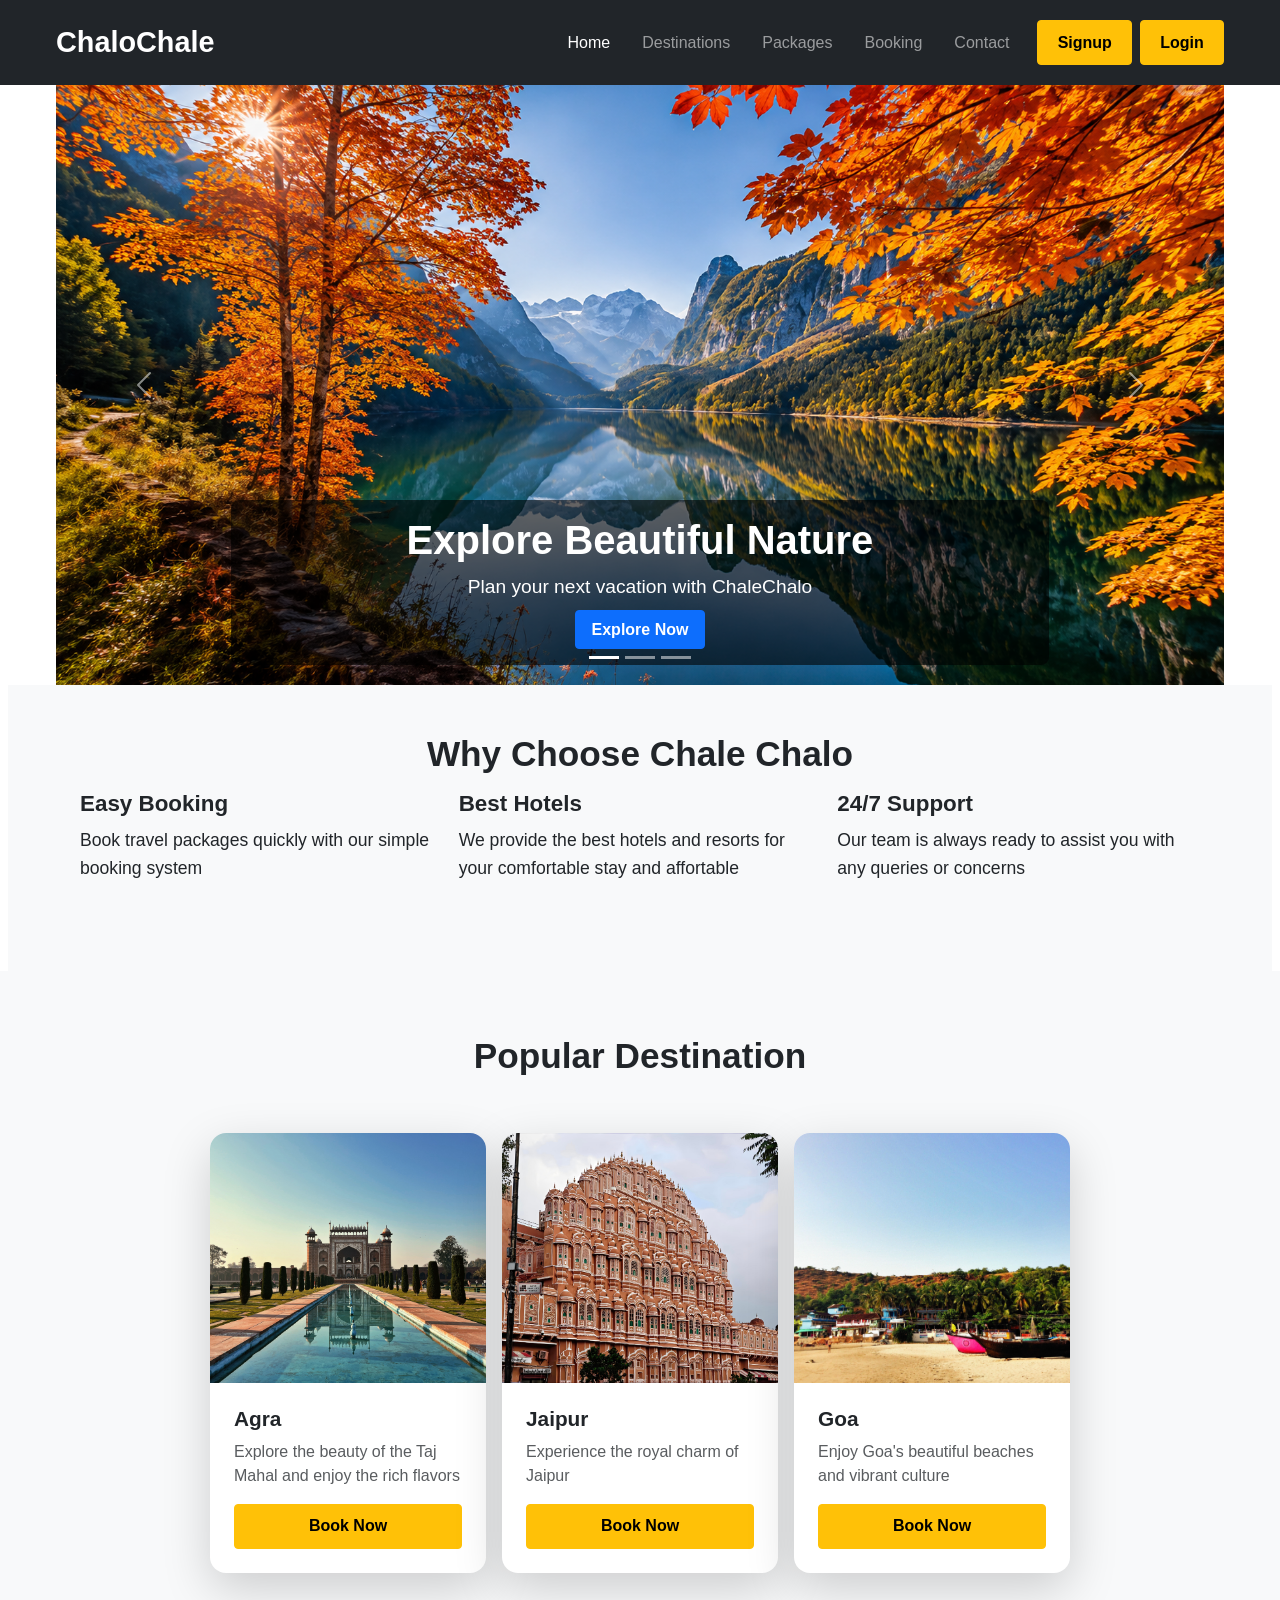
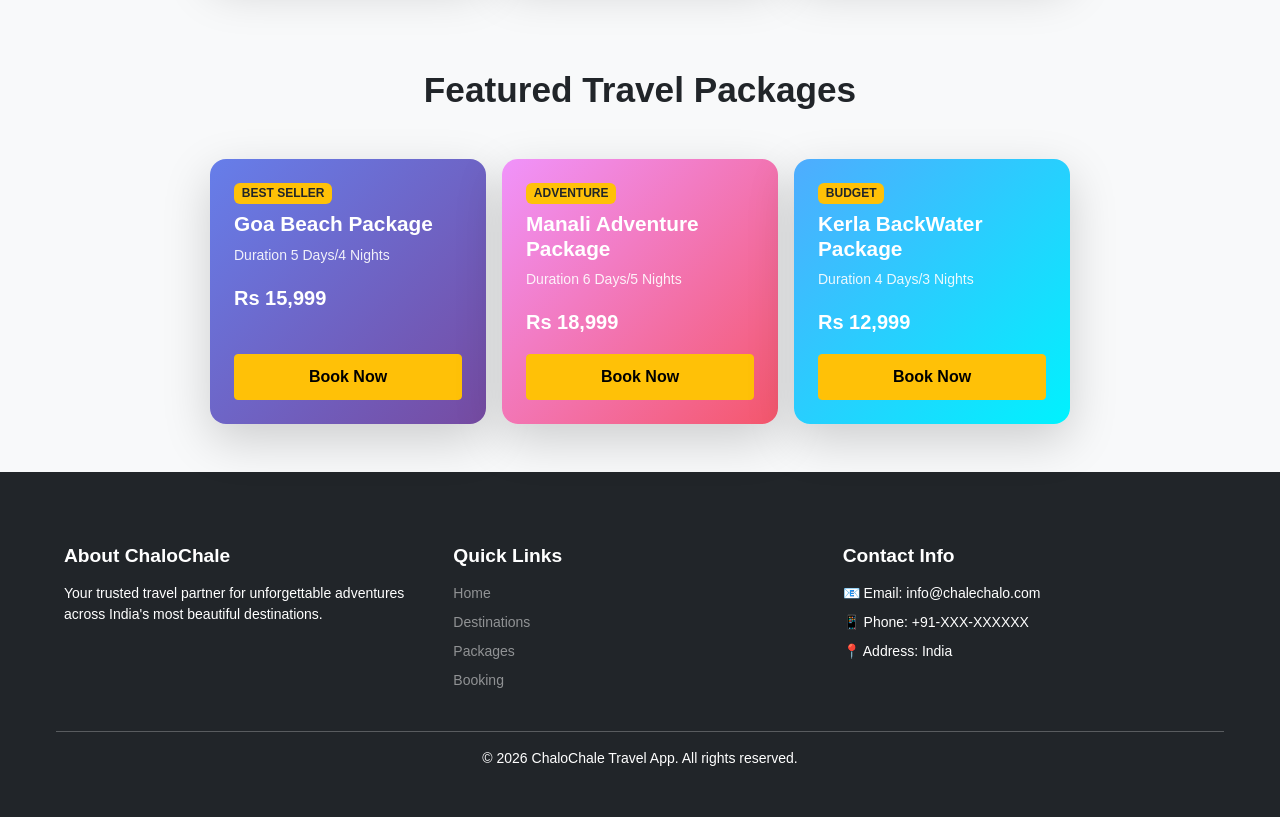
<file: Index.html>
<!DOCTYPE html>
<html lang="en">

<head>
    <meta charset="UTF-8">
    <meta name="viewport" content="width=device-width, initial-scale=1.0">
    <title>Document</title>
    <link href="https://cdn.jsdelivr.net/npm/bootstrap@5.0.2/dist/css/bootstrap.min.css" rel="stylesheet"
        integrity="sha384-EVSTQN3/azprG1Anm3QDgpJLIm9Nao0Yz1ztcQTwFspd3yD65VohhpuuCOmLASjC" crossorigin="anonymous">
    <link rel="stylesheet" href="CSS/responsive.css">

</head>

<body>
    <!-- Navigation Bar -->
    <nav class="navbar navbar-expand-lg navbar-dark bg-dark sticky-top">
        <div class="container">
            <a class="navbar-brand fw-bold" href="index.html">ChaloChale</a>
            <button class="navbar-toggler" type="button" data-bs-toggle="collapse"
                data-bs-target="#navbarNav" aria-controls="navbarNav"
                aria-expanded="false" aria-label="Toggle navigation">
                <span class="navbar-toggler-icon"></span>
            </button>
            <div class="collapse navbar-collapse" id="navbarNav">
                <ul class="navbar-nav ms-auto">
                    <li class="nav-item"><a class="nav-link active" href="index.html">Home</a></li>
                    <li class="nav-item"><a class="nav-link" href="destination.html">Destinations</a></li>
                    <li class="nav-item"><a class="nav-link" href="packages.html">Packages</a></li>
                    <li class="nav-item"><a class="nav-link" href="Booking.html">Booking</a></li>
                    <li class="nav-item"><a class="nav-link" href="Contact.html">Contact</a></li>
                </ul>
                <div class="d-lg-flex gap-2 ms-lg-3">
                    <a href="signup.html" class="btn btn-warning btn-sm">Signup</a>
                    <a href="Login.html" class="btn btn-warning btn-sm">Login</a>
                </div>
            </div>
        </div>
    </nav>

    <div class="container mt-0">

    <!---Carourlse Start-->
    <div id="carouselExampleCaptions" class="carousel slide" data-bs-ride="carousel">
        <div class="carousel-indicators">
            <button type="button" data-bs-target="#carouselExampleCaptions" data-bs-slide-to="0" class="active"
                aria-current="true" aria-label="Slide 1"></button>
            <button type="button" data-bs-target="#carouselExampleCaptions" data-bs-slide-to="1"
                aria-label="Slide 2"></button>
            <button type="button" data-bs-target="#carouselExampleCaptions" data-bs-slide-to="2"
                aria-label="Slide 3"></button>
        </div>
        <div class="carousel-inner">
            <div class="carousel-item active">
                <img src="Images/Nature.png" class="d-block w-100" alt="...">
                <div class="carousel-caption d-none d-md-block">
                    <h2 class="fw-bold">Explore Beautiful Nature</h5>
                        <p>Plan your next vacation with ChaleChalo</p>
                        <button class="btn btn-primary">Explore Now</button>
                </div>
            </div>
            <div class="carousel-item">
                <img src="Images/Mountain.jpg" class="d-block w-100" alt="...">
                <div class="carousel-caption d-none d-md-block">
                    <h2 class="fw-bold">Advanture in mountain</h5>
                        <p>Discover Tracking and hiking Packages</p>
                        <button class="btn btn-success">View Packages</button>
                </div>
            </div>
            <div class="carousel-item">
                <img src="Images/Light.jpg" class="d-block w-100" alt="...">
                <div class="carousel-caption d-none d-md-block">
                    <h2 class="fw-bold">Enjoy City Tools</h5>
                        <p>Book Affortable city travel plan</p>
                        <button class="btn btn-warning">Book Now</button>
                </div>
            </div>
        </div>
        <button class="carousel-control-prev" type="button" data-bs-target="#carouselExampleCaptions"
            data-bs-slide="prev">
            <span class="carousel-control-prev-icon" aria-hidden="true"></span>
            <span class="visually-hidden">Previous</span>
        </button>
        <button class="carousel-control-next" type="button" data-bs-target="#carouselExampleCaptions"
            data-bs-slide="next">
            <span class="carousel-control-next-icon" aria-hidden="true"></span>
            <span class="visually-hidden">Next</span>
        </button>
    </div>
    </div>
    <!--Carousle End-->

    <!--Service Section Start -->
    <div class="row">
        <div class="col-md-12">
            <!--Service Section--->
            <section class="py-5 bg-light">
                <div class="container">
                    <h2 class="text-center fw-bold md-4">Why Choose Chale Chalo</h2>
                    <div class="container">
                        <div class="row">
                            <div class="col-md-4 mb-4">
                                <h4 class="fw-bold">Easy Booking</h4>
                                <p>Book travel packages quickly with our simple booking system</p>
                            </div>
                            <div class="col-md-4 mb-4">
                                <h4 class="fw-bold">Best Hotels</h4>
                                <p>We provide the best hotels and resorts for your comfortable stay and affortable</p>
                            </div>
                            <div class="col-md-4 mb-4">
                                <h4 class="fw-bold">24/7 Support</h4>
                                <p>Our team is always ready to assist you with any queries or concerns</p>
                            </div>
                        </div>
                    </div>
                </div>

            </section>

        </div>

    </div>

    <!--Service section End -->

    <!---Card section-->
    <section class="py-5 bg-light">
        <div class="container">
            <h2 class="text-center fw-bold md-4 py-3">Popular Destination</h2>
            <div class="row g-4 justify-content-center">

                <div class="col-12 col-sm-6 col-md-4 col-lg-3">
                    <div class="card h-100 shadow-lg border-0 rounded-4 overflow-hidden" style="transition: transform 0.3s ease;">
                        <img src="Images/Agra.jpg" class="card-img-top" alt="Agra" style="width: 100%; height: 250px; object-fit: cover;">
                        <div class="card-body d-flex flex-column">
                            <h5 class="card-title fw-bold">Agra</h5>
                            <p class="card-text text-muted">Explore the beauty of the Taj Mahal and enjoy the rich flavors</p>
                            <a href="#" class="btn btn-warning mt-auto w-100 fw-bold">Book Now</a>
                        </div>
                    </div>
                </div>

                <div class="col-12 col-sm-6 col-md-4 col-lg-3">
                    <div class="card h-100 shadow-lg border-0 rounded-4 overflow-hidden" style="transition: transform 0.3s ease;">
                        <img src="Images/Jaipur.jpg" class="card-img-top" alt="Jaipur" style="width: 100%; height: 250px; object-fit: cover;">
                        <div class="card-body d-flex flex-column">
                            <h5 class="card-title fw-bold">Jaipur</h5>
                            <p class="card-text text-muted">Experience the royal charm of Jaipur</p>
                            <a href="#" class="btn btn-warning mt-auto w-100 fw-bold">Book Now</a>
                        </div>
                    </div>
                </div>

                <div class="col-12 col-sm-6 col-md-4 col-lg-3">
                    <div class="card h-100 shadow-lg border-0 rounded-4 overflow-hidden" style="transition: transform 0.3s ease;">
                        <img src="Images/Goa.jpg" class="card-img-top" alt="Goa" style="width: 100%; height: 250px; object-fit: cover;">
                        <div class="card-body d-flex flex-column">
                            <h5 class="card-title fw-bold">Goa</h5>
                            <p class="card-text text-muted">Enjoy Goa's beautiful beaches and vibrant culture</p>
                            <a href="#" class="btn btn-warning mt-auto w-100 fw-bold">Book Now</a>
                        </div>
                    </div>
                </div>
            </div>

        </div>

    </section>

    <section class="py-5 bg-light">

        <div class="container">
            <h2 class="text-center fw-bold mb-4">Featured Travel Packages</h2>
            <div class="row g-4 justify-content-center">

                <div class="col-12 col-sm-6 col-md-4 col-lg-3">
                    <div class="card h-100 shadow-lg border-0 rounded-4 overflow-hidden" style="background: linear-gradient(135deg, #667eea 0%, #764ba2 100%);">
                        <div class="card-body d-flex flex-column text-white">
                            <span class="badge bg-warning text-dark mb-2" style="width: fit-content; font-weight: bold;">BEST SELLER</span>
                            <h5 class="card-title fw-bold">Goa Beach Package</h5>
                            <p class="card-text" style="font-size: 14px; opacity: 0.9;">Duration 5 Days/4 Nights</p>
                            <p class="fw-bold" style="font-size: 20px;">Rs 15,999</p>
                            <a href="#" class="btn btn-warning mt-auto w-100 fw-bold">Book Now</a>
                        </div>
                    </div>
                </div>

                <div class="col-12 col-sm-6 col-md-4 col-lg-3">
                    <div class="card h-100 shadow-lg border-0 rounded-4 overflow-hidden" style="background: linear-gradient(135deg, #f093fb 0%, #f5576c 100%);">
                        <div class="card-body d-flex flex-column text-white">
                            <span class="badge bg-warning text-dark mb-2" style="width: fit-content; font-weight: bold;">ADVENTURE</span>
                            <h5 class="card-title fw-bold">Manali Adventure Package</h5>
                            <p class="card-text" style="font-size: 14px; opacity: 0.9;">Duration 6 Days/5 Nights</p>
                            <p class="fw-bold" style="font-size: 20px;">Rs 18,999</p>
                            <a href="#" class="btn btn-warning mt-auto w-100 fw-bold">Book Now</a>
                        </div>
                    </div>
                </div>

                <div class="col-12 col-sm-6 col-md-4 col-lg-3">
                    <div class="card h-100 shadow-lg border-0 rounded-4 overflow-hidden" style="background: linear-gradient(135deg, #4facfe 0%, #00f2fe 100%);">
                        <div class="card-body d-flex flex-column text-white">
                            <span class="badge bg-warning text-dark mb-2" style="width: fit-content; font-weight: bold;">BUDGET</span>
                            <h5 class="card-title fw-bold">Kerla BackWater Package</h5>
                            <p class="card-text" style="font-size: 14px; opacity: 0.9;">Duration 4 Days/3 Nights</p>
                            <p class="fw-bold" style="font-size: 20px;">Rs 12,999</p>
                            <a href="#" class="btn btn-warning mt-auto w-100 fw-bold">Book Now</a>
                        </div>
                    </div>
                </div>

            </div>
        </div>

    </section>
    <!--Card section end-->

      <!--Start Footer Section-->
    <footer class="bg-dark text-white py-5">
        <div class="container">
            <div class="row g-4 mb-4">
                <div class="col-12 col-md-4">
                    <h5 class="fw-bold mb-3">About ChaloChale</h5>
                    <p class="small">Your trusted travel partner for unforgettable adventures across India's most beautiful destinations.</p>
                </div>
                <div class="col-12 col-md-4">
                    <h5 class="fw-bold mb-3">Quick Links</h5>
                    <ul class="list-unstyled small">
                        <li><a href="index.html" class="text-decoration-none text-white-50">Home</a></li>
                        <li><a href="destination.html" class="text-decoration-none text-white-50">Destinations</a></li>
                        <li><a href="packages.html" class="text-decoration-none text-white-50">Packages</a></li>
                        <li><a href="Booking.html" class="text-decoration-none text-white-50">Booking</a></li>
                    </ul>
                </div>
                <div class="col-12 col-md-4">
                    <h5 class="fw-bold mb-3">Contact Info</h5>
                    <p class="small mb-2">📧 Email: info@chalechalo.com</p>
                    <p class="small mb-2">📱 Phone: +91-XXX-XXXXXX</p>
                    <p class="small">📍 Address: India</p>
                </div>
            </div>
            <hr class="bg-secondary opacity-25">
            <div class="text-center">
                <p class="small mb-0">&copy; 2026 ChaloChale Travel App. All rights reserved.</p>
            </div>
        </div>
    </footer>
    
    <!--End footer section-->
    </div>

    <script src="https://cdn.jsdelivr.net/npm/bootstrap@5.0.2/dist/js/bootstrap.bundle.min.js"
        integrity="sha384-MrcW6ZMFYlzcLA8Nl+NtUVF0sA7MsXsP1UyJoMp4YLEuNSfAP+JcXn/tWtIaxVXM" crossorigin="anonymous">
        </script>
</body>

</html>
</file>
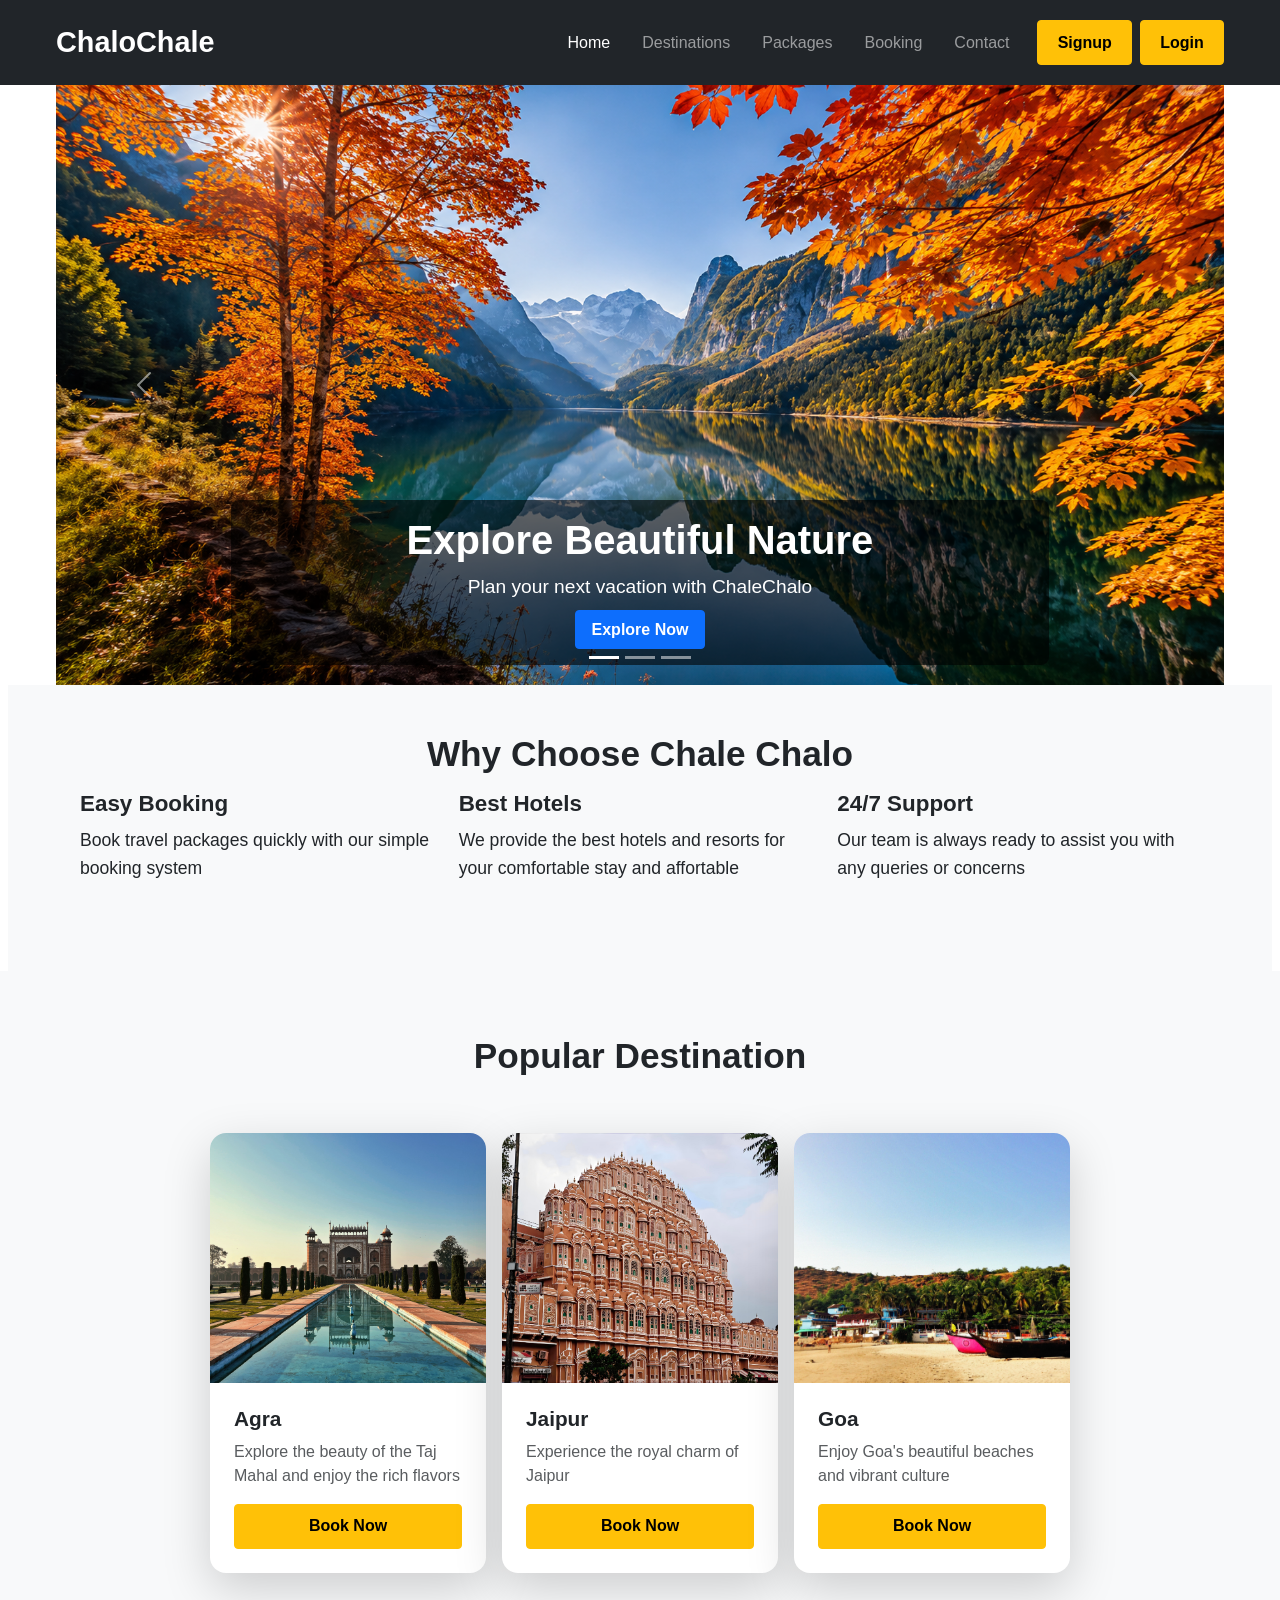
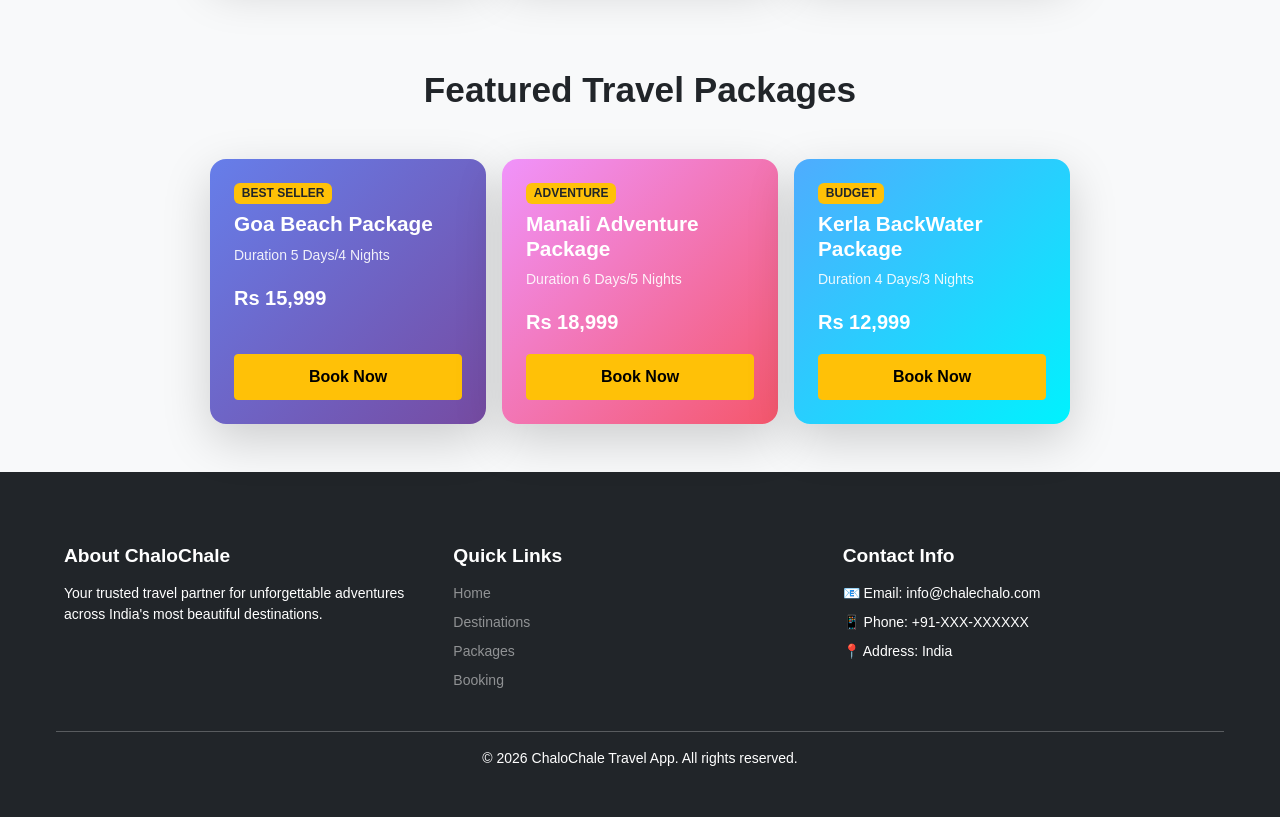
<file: index.html>
<!DOCTYPE html>
<html lang="en">

<head>
    <meta charset="UTF-8">
    <meta name="viewport" content="width=device-width, initial-scale=1.0">
    <title>ChaleChalo</title>
    <link href="https://cdn.jsdelivr.net/npm/bootstrap@5.0.2/dist/css/bootstrap.min.css" rel="stylesheet"
        integrity="sha384-EVSTQN3/azprG1Anm3QDgpJLIm9Nao0Yz1ztcQTwFspd3yD65VohhpuuCOmLASjC" crossorigin="anonymous">
    <link rel="stylesheet" href="CSS/responsive.css">

</head>

<body>
    <!-- Navigation Bar -->
    <nav class="navbar navbar-expand-lg navbar-dark bg-dark sticky-top">
        <div class="container">
            <a class="navbar-brand fw-bold" href="index.html">ChaloChale</a>
            <button class="navbar-toggler" type="button" data-bs-toggle="collapse"
                data-bs-target="#navbarNav" aria-controls="navbarNav"
                aria-expanded="false" aria-label="Toggle navigation">
                <span class="navbar-toggler-icon"></span>
            </button>
            <div class="collapse navbar-collapse" id="navbarNav">
                <ul class="navbar-nav ms-auto">
                    <li class="nav-item"><a class="nav-link active" href="index.html">Home</a></li>
                    <li class="nav-item"><a class="nav-link" href="destination.html">Destinations</a></li>
                    <li class="nav-item"><a class="nav-link" href="packages.html">Packages</a></li>
                    <li class="nav-item"><a class="nav-link" href="booking.html">Booking</a></li>
                    <li class="nav-item"><a class="nav-link" href="contact.html">Contact</a></li>
                </ul>
                <div class="d-lg-flex gap-2 ms-lg-3">
                    <a href="signup.html" class="btn btn-warning btn-sm">Signup</a>
                    <a href="login.html" class="btn btn-warning btn-sm">Login</a>
                </div>
            </div>
        </div>
    </nav>

    <div class="container mt-0">

    <!---Carourlse Start-->
    <div id="carouselExampleCaptions" class="carousel slide" data-bs-ride="carousel">
        <div class="carousel-indicators">
            <button type="button" data-bs-target="#carouselExampleCaptions" data-bs-slide-to="0" class="active"
                aria-current="true" aria-label="Slide 1"></button>
            <button type="button" data-bs-target="#carouselExampleCaptions" data-bs-slide-to="1"
                aria-label="Slide 2"></button>
            <button type="button" data-bs-target="#carouselExampleCaptions" data-bs-slide-to="2"
                aria-label="Slide 3"></button>
        </div>
        <div class="carousel-inner">
            <div class="carousel-item active">
                <img src="Images/Nature.png" class="d-block w-100" alt="...">
                <div class="carousel-caption d-none d-md-block">
                    <h2 class="fw-bold">Explore Beautiful Nature</h5>
                        <p>Plan your next vacation with ChaleChalo</p>
                        <button class="btn btn-primary">Explore Now</button>
                </div>
            </div>
            <div class="carousel-item">
                <img src="Images/Mountain.jpg" class="d-block w-100" alt="...">
                <div class="carousel-caption d-none d-md-block">
                    <h2 class="fw-bold">Advanture in mountain</h5>
                        <p>Discover Tracking and hiking Packages</p>
                        <button class="btn btn-success">View Packages</button>
                </div>
            </div>
            <div class="carousel-item">
                <img src="Images/Light.jpg" class="d-block w-100" alt="...">
                <div class="carousel-caption d-none d-md-block">
                    <h2 class="fw-bold">Enjoy City Tools</h5>
                        <p>Book Affortable city travel plan</p>
                        <button class="btn btn-warning">Book Now</button>
                </div>
            </div>
        </div>
        <button class="carousel-control-prev" type="button" data-bs-target="#carouselExampleCaptions"
            data-bs-slide="prev">
            <span class="carousel-control-prev-icon" aria-hidden="true"></span>
            <span class="visually-hidden">Previous</span>
        </button>
        <button class="carousel-control-next" type="button" data-bs-target="#carouselExampleCaptions"
            data-bs-slide="next">
            <span class="carousel-control-next-icon" aria-hidden="true"></span>
            <span class="visually-hidden">Next</span>
        </button>
    </div>
    </div>
    <!--Carousle End-->

    <!--Service Section Start -->
    <div class="row">
        <div class="col-md-12">
            <!--Service Section--->
            <section class="py-5 bg-light">
                <div class="container">
                    <h2 class="text-center fw-bold md-4">Why Choose Chale Chalo</h2>
                    <div class="container">
                        <div class="row">
                            <div class="col-md-4 mb-4">
                                <h4 class="fw-bold">Easy Booking</h4>
                                <p>Book travel packages quickly with our simple booking system</p>
                            </div>
                            <div class="col-md-4 mb-4">
                                <h4 class="fw-bold">Best Hotels</h4>
                                <p>We provide the best hotels and resorts for your comfortable stay and affortable</p>
                            </div>
                            <div class="col-md-4 mb-4">
                                <h4 class="fw-bold">24/7 Support</h4>
                                <p>Our team is always ready to assist you with any queries or concerns</p>
                            </div>
                        </div>
                    </div>
                </div>

            </section>

        </div>

    </div>

    <!--Service section End -->

    <!---Card section-->
    <section class="py-5 bg-light">
        <div class="container">
            <h2 class="text-center fw-bold md-4 py-3">Popular Destination</h2>
            <div class="row g-4 justify-content-center">

                <div class="col-12 col-sm-6 col-md-4 col-lg-3">
                    <div class="card h-100 shadow-lg border-0 rounded-4 overflow-hidden" style="transition: transform 0.3s ease;">
                        <img src="Images/Agra.jpg" class="card-img-top" alt="Agra" style="width: 100%; height: 250px; object-fit: cover;">
                        <div class="card-body d-flex flex-column">
                            <h5 class="card-title fw-bold">Agra</h5>
                            <p class="card-text text-muted">Explore the beauty of the Taj Mahal and enjoy the rich flavors</p>
                            <a href="#" class="btn btn-warning mt-auto w-100 fw-bold">Book Now</a>
                        </div>
                    </div>
                </div>

                <div class="col-12 col-sm-6 col-md-4 col-lg-3">
                    <div class="card h-100 shadow-lg border-0 rounded-4 overflow-hidden" style="transition: transform 0.3s ease;">
                        <img src="Images/Jaipur.jpg" class="card-img-top" alt="Jaipur" style="width: 100%; height: 250px; object-fit: cover;">
                        <div class="card-body d-flex flex-column">
                            <h5 class="card-title fw-bold">Jaipur</h5>
                            <p class="card-text text-muted">Experience the royal charm of Jaipur</p>
                            <a href="#" class="btn btn-warning mt-auto w-100 fw-bold">Book Now</a>
                        </div>
                    </div>
                </div>

                <div class="col-12 col-sm-6 col-md-4 col-lg-3">
                    <div class="card h-100 shadow-lg border-0 rounded-4 overflow-hidden" style="transition: transform 0.3s ease;">
                        <img src="Images/Goa.jpg" class="card-img-top" alt="Goa" style="width: 100%; height: 250px; object-fit: cover;">
                        <div class="card-body d-flex flex-column">
                            <h5 class="card-title fw-bold">Goa</h5>
                            <p class="card-text text-muted">Enjoy Goa's beautiful beaches and vibrant culture</p>
                            <a href="#" class="btn btn-warning mt-auto w-100 fw-bold">Book Now</a>
                        </div>
                    </div>
                </div>
            </div>

        </div>

    </section>

    <section class="py-5 bg-light">

        <div class="container">
            <h2 class="text-center fw-bold mb-4">Featured Travel Packages</h2>
            <div class="row g-4 justify-content-center">

                <div class="col-12 col-sm-6 col-md-4 col-lg-3">
                    <div class="card h-100 shadow-lg border-0 rounded-4 overflow-hidden" style="background: linear-gradient(135deg, #667eea 0%, #764ba2 100%);">
                        <div class="card-body d-flex flex-column text-white">
                            <span class="badge bg-warning text-dark mb-2" style="width: fit-content; font-weight: bold;">BEST SELLER</span>
                            <h5 class="card-title fw-bold">Goa Beach Package</h5>
                            <p class="card-text" style="font-size: 14px; opacity: 0.9;">Duration 5 Days/4 Nights</p>
                            <p class="fw-bold" style="font-size: 20px;">Rs 15,999</p>
                            <a href="#" class="btn btn-warning mt-auto w-100 fw-bold">Book Now</a>
                        </div>
                    </div>
                </div>

                <div class="col-12 col-sm-6 col-md-4 col-lg-3">
                    <div class="card h-100 shadow-lg border-0 rounded-4 overflow-hidden" style="background: linear-gradient(135deg, #f093fb 0%, #f5576c 100%);">
                        <div class="card-body d-flex flex-column text-white">
                            <span class="badge bg-warning text-dark mb-2" style="width: fit-content; font-weight: bold;">ADVENTURE</span>
                            <h5 class="card-title fw-bold">Manali Adventure Package</h5>
                            <p class="card-text" style="font-size: 14px; opacity: 0.9;">Duration 6 Days/5 Nights</p>
                            <p class="fw-bold" style="font-size: 20px;">Rs 18,999</p>
                            <a href="#" class="btn btn-warning mt-auto w-100 fw-bold">Book Now</a>
                        </div>
                    </div>
                </div>

                <div class="col-12 col-sm-6 col-md-4 col-lg-3">
                    <div class="card h-100 shadow-lg border-0 rounded-4 overflow-hidden" style="background: linear-gradient(135deg, #4facfe 0%, #00f2fe 100%);">
                        <div class="card-body d-flex flex-column text-white">
                            <span class="badge bg-warning text-dark mb-2" style="width: fit-content; font-weight: bold;">BUDGET</span>
                            <h5 class="card-title fw-bold">Kerla BackWater Package</h5>
                            <p class="card-text" style="font-size: 14px; opacity: 0.9;">Duration 4 Days/3 Nights</p>
                            <p class="fw-bold" style="font-size: 20px;">Rs 12,999</p>
                            <a href="#" class="btn btn-warning mt-auto w-100 fw-bold">Book Now</a>
                        </div>
                    </div>
                </div>

            </div>
        </div>

    </section>
    <!--Card section end-->

      <!--Start Footer Section-->
    <footer class="bg-dark text-white py-5">
        <div class="container">
            <div class="row g-4 mb-4">
                <div class="col-12 col-md-4">
                    <h5 class="fw-bold mb-3">About ChaloChale</h5>
                    <p class="small">Your trusted travel partner for unforgettable adventures across India's most beautiful destinations.</p>
                </div>
                <div class="col-12 col-md-4">
                    <h5 class="fw-bold mb-3">Quick Links</h5>
                    <ul class="list-unstyled small">
                        <li><a href="index.html" class="text-decoration-none text-white-50">Home</a></li>
                        <li><a href="destination.html" class="text-decoration-none text-white-50">Destinations</a></li>
                        <li><a href="packages.html" class="text-decoration-none text-white-50">Packages</a></li>
                        <li><a href="Booking.html" class="text-decoration-none text-white-50">Booking</a></li>
                    </ul>
                </div>
                <div class="col-12 col-md-4">
                    <h5 class="fw-bold mb-3">Contact Info</h5>
                    <p class="small mb-2">📧 Email: info@chalechalo.com</p>
                    <p class="small mb-2">📱 Phone: +91-XXX-XXXXXX</p>
                    <p class="small">📍 Address: India</p>
                </div>
            </div>
            <hr class="bg-secondary opacity-25">
            <div class="text-center">
                <p class="small mb-0">&copy; 2026 ChaloChale Travel App. All rights reserved.</p>
            </div>
        </div>
    </footer>
    
    <!--End footer section-->
    </div>

    <script src="https://cdn.jsdelivr.net/npm/bootstrap@5.0.2/dist/js/bootstrap.bundle.min.js"
        integrity="sha384-MrcW6ZMFYlzcLA8Nl+NtUVF0sA7MsXsP1UyJoMp4YLEuNSfAP+JcXn/tWtIaxVXM" crossorigin="anonymous">
        </script>
</body>

</html>
</file>
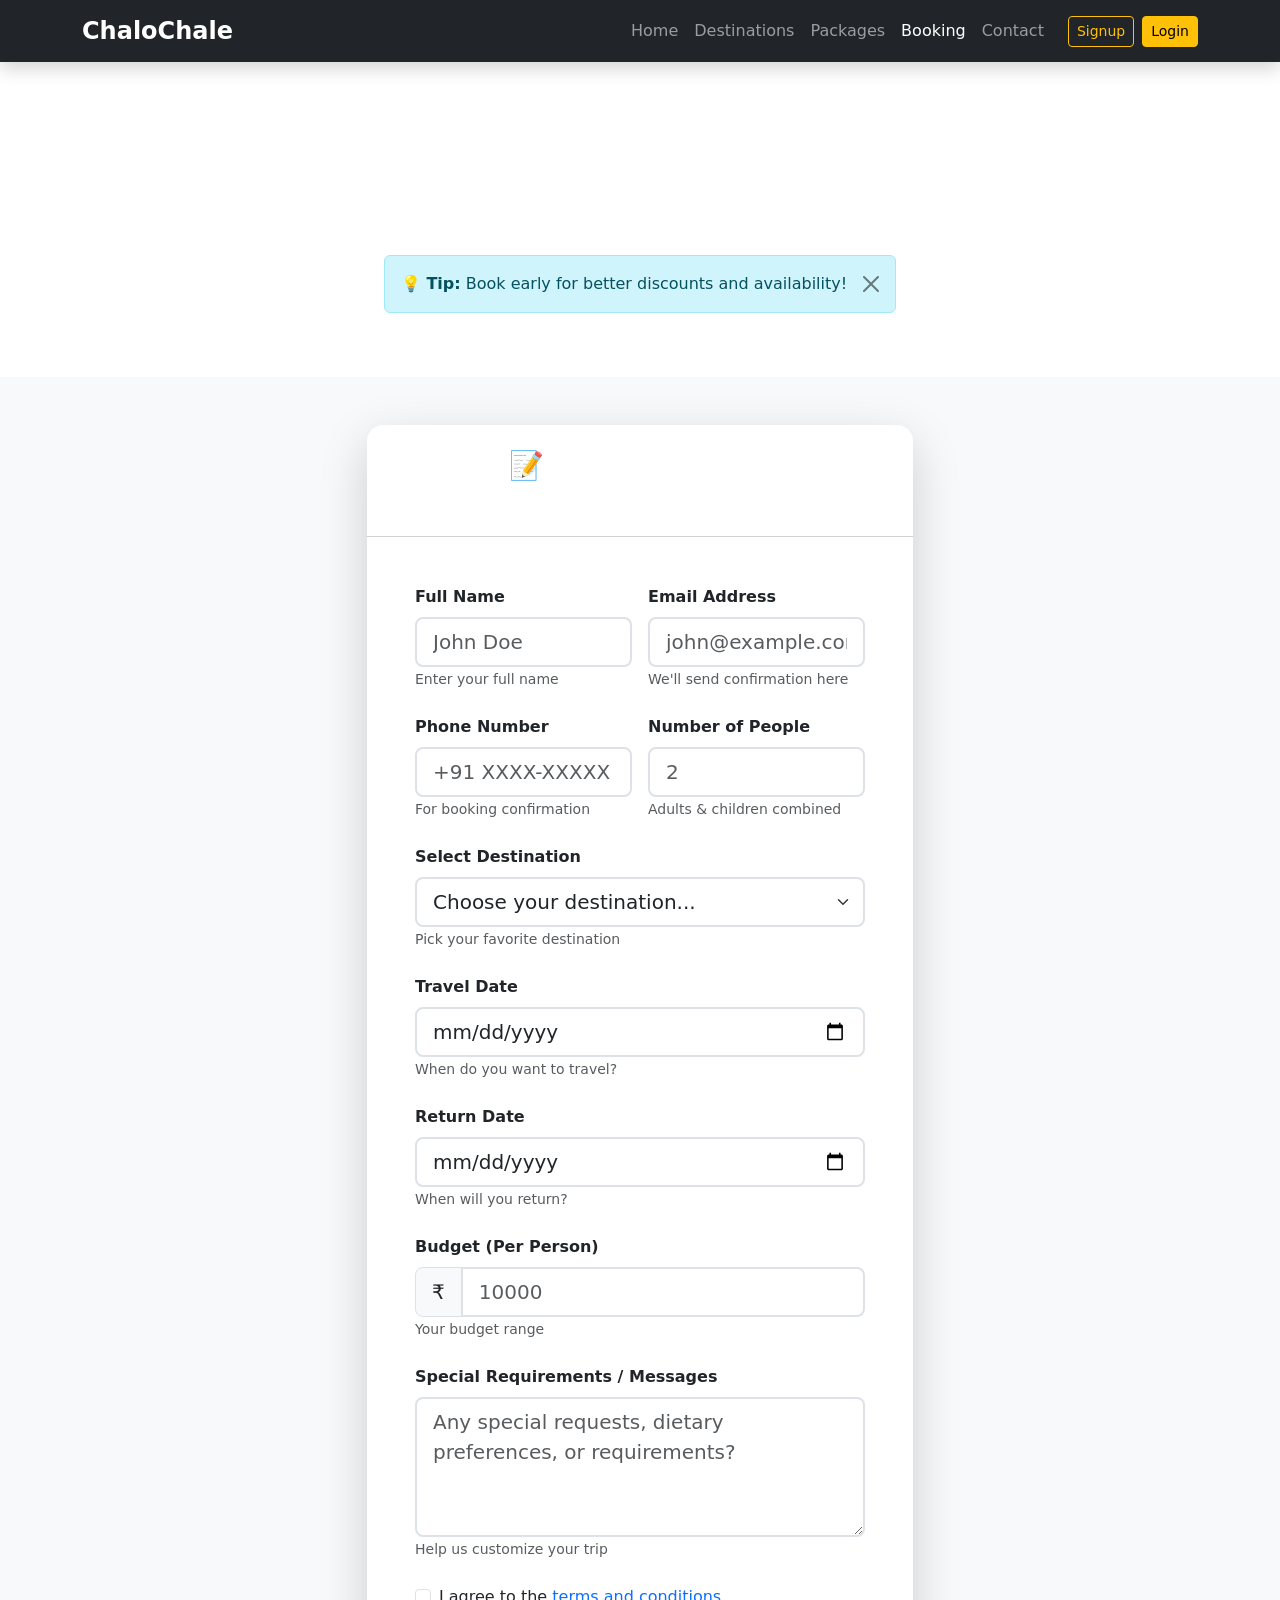
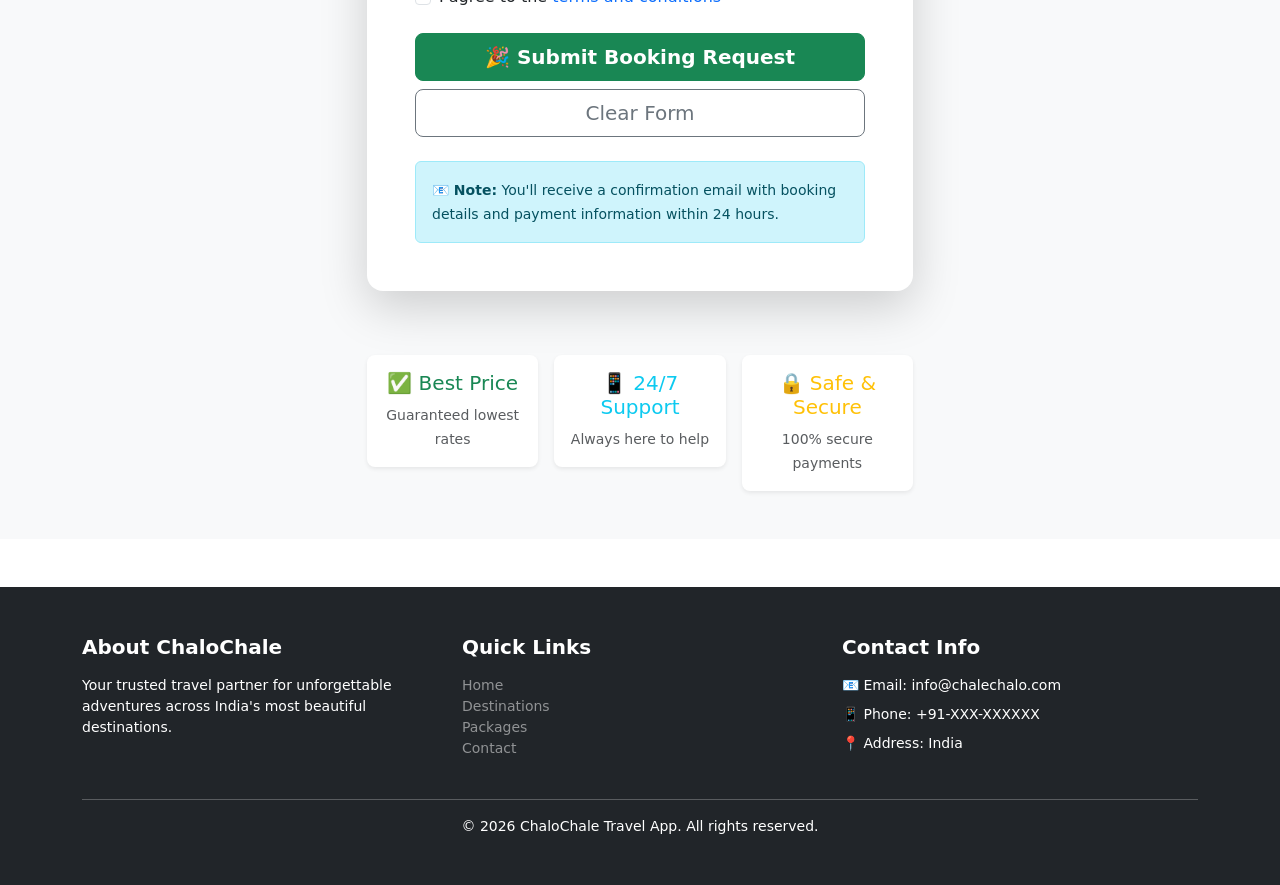
<file: Booking.html>
<!DOCTYPE html>
<html lang="en">

<head>
    <meta charset="UTF-8">
    <meta name="viewport" content="width=device-width, initial-scale=1.0">
    <title>Book Your Trip - ChaloChale</title>
    <link href="https://cdn.jsdelivr.net/npm/bootstrap@5.0.2/dist/css/bootstrap.min.css" rel="stylesheet"
        integrity="sha384-EVSTQN3/azprG1Anm3QDgpJLIm9Nao0Yz1ztcQTwFspd3yD65VohhpuuCOmLASjC" crossorigin="anonymous">
</head>

<body>
    <!-- Navigation Bar -->
    <nav class="navbar navbar-expand-lg navbar-dark bg-dark sticky-top shadow">
        <div class="container">
            <a class="navbar-brand fw-bold fs-4" href="index.html">ChaloChale</a>
            <button class="navbar-toggler" type="button" data-bs-toggle="collapse"
                data-bs-target="#navbarNav" aria-controls="navbarNav"
                aria-expanded="false" aria-label="Toggle navigation">
                <span class="navbar-toggler-icon"></span>
            </button>
            <div class="collapse navbar-collapse" id="navbarNav">
                <ul class="navbar-nav ms-auto">
                    <li class="nav-item"><a class="nav-link" href="index.html">Home</a></li>
                    <li class="nav-item"><a class="nav-link" href="destination.html">Destinations</a></li>
                    <li class="nav-item"><a class="nav-link" href="packages.html">Packages</a></li>
                    <li class="nav-item"><a class="nav-link active" href="Booking.html">Booking</a></li>
                    <li class="nav-item"><a class="nav-link" href="Contact.html">Contact</a></li>
                </ul>
                <div class="d-flex gap-2 ms-lg-3 flex-column flex-lg-row">
                    <a href="signup.html" class="btn btn-outline-warning btn-sm">Signup</a>
                    <a href="Login.html" class="btn btn-warning btn-sm">Login</a>
                </div>
            </div>
        </div>
    </nav>

    <!-- Header Section -->
    <section class="py-5 bg-gradient text-white text-center" style="background: linear-gradient(135deg, #667eea 0%, #764ba2 100%);">
        <div class="container">
            <h1 class="display-4 fw-bold mb-3">✈️ Book Your Dream Trip</h1>
            <p class="lead fs-5">Fill out the form below and start your adventure with ChaloChale</p>
            <div class="alert alert-info alert-dismissible fade show d-inline-block mt-3" role="alert">
                <strong>💡 Tip:</strong> Book early for better discounts and availability!
                <button type="button" class="btn-close" data-bs-dismiss="alert" aria-label="Close"></button>
            </div>
        </div>
    </section>

    <!-- Booking Form Section -->
    <section class="py-5 bg-light">
        <div class="container">
            <div class="row justify-content-center">
                <div class="col-12 col-sm-10 col-md-8 col-lg-7 col-xl-6">
                    <!-- Card with attractive styling -->
                    <div class="card shadow-lg border-0 rounded-4 overflow-hidden">
                        <!-- Card Header with gradient -->
                        <div class="card-header bg-gradient text-white py-4" style="background: linear-gradient(135deg, #f093fb 0%, #f5576c 100%);">
                            <h3 class="mb-0 fw-bold text-center">📝 Booking Form</h3>
                            <p class="text-center mb-0 small mt-2">Complete all fields to proceed</p>
                        </div>

                        <!-- Card Body -->
                        <div class="card-body p-4 p-md-5">
                            <form>
                                <!-- Full Name & Email Row -->
                                <div class="row g-3 mb-4">
                                    <div class="col-12 col-md-6">
                                        <label for="fullName" class="form-label fw-bold">Full Name</label>
                                        <input type="text" class="form-control form-control-lg border-2" id="fullName" placeholder="John Doe" required>
                                        <small class="text-muted">Enter your full name</small>
                                    </div>
                                    <div class="col-12 col-md-6">
                                        <label for="emailAddress" class="form-label fw-bold">Email Address</label>
                                        <input type="email" class="form-control form-control-lg border-2" id="emailAddress" placeholder="john@example.com" required>
                                        <small class="text-muted">We'll send confirmation here</small>
                                    </div>
                                </div>

                                <!-- Phone & Number of People Row -->
                                <div class="row g-3 mb-4">
                                    <div class="col-12 col-md-6">
                                        <label for="phone" class="form-label fw-bold">Phone Number</label>
                                        <input type="tel" class="form-control form-control-lg border-2" id="phone" placeholder="+91 XXXX-XXXXX" required>
                                        <small class="text-muted">For booking confirmation</small>
                                    </div>
                                    <div class="col-12 col-md-6">
                                        <label for="numPeople" class="form-label fw-bold">Number of People</label>
                                        <input type="number" class="form-control form-control-lg border-2" id="numPeople" placeholder="2" min="1" required>
                                        <small class="text-muted">Adults & children combined</small>
                                    </div>
                                </div>

                                <!-- Destination Selection -->
                                <div class="mb-4">
                                    <label for="destination" class="form-label fw-bold">Select Destination</label>
                                    <select class="form-select form-select-lg border-2" id="destination" required>
                                        <option selected disabled>Choose your destination...</option>
                                        <option value="goa">🏖️ Goa - Beaches & Party</option>
                                        <option value="manali">⛰️ Manali - Adventure & Trekking</option>
                                        <option value="kerala">🌴 Kerala - Backwaters & Nature</option>
                                        <option value="jaipur">🏰 Jaipur - Culture & Heritage</option>
                                        <option value="agra">🕌 Agra - Taj Mahal & History</option>
                                    </select>
                                    <small class="text-muted">Pick your favorite destination</small>
                                </div>

                                <!-- Travel Date -->
                                <div class="mb-4">
                                    <label for="travelDate" class="form-label fw-bold">Travel Date</label>
                                    <input type="date" class="form-control form-control-lg border-2" id="travelDate" required>
                                    <small class="text-muted">When do you want to travel?</small>
                                </div>

                                <!-- Return Date -->
                                <div class="mb-4">
                                    <label for="returnDate" class="form-label fw-bold">Return Date</label>
                                    <input type="date" class="form-control form-control-lg border-2" id="returnDate" required>
                                    <small class="text-muted">When will you return?</small>
                                </div>

                                <!-- Budget -->
                                <div class="mb-4">
                                    <label for="budget" class="form-label fw-bold">Budget (Per Person)</label>
                                    <div class="input-group input-group-lg">
                                        <span class="input-group-text">₹</span>
                                        <input type="number" class="form-control border-2" id="budget" placeholder="10000" required>
                                    </div>
                                    <small class="text-muted">Your budget range</small>
                                </div>

                                <!-- Special Requirements -->
                                <div class="mb-4">
                                    <label for="message" class="form-label fw-bold">Special Requirements / Messages</label>
                                    <textarea class="form-control form-control-lg border-2" id="message" rows="4" placeholder="Any special requests, dietary preferences, or requirements?"></textarea>
                                    <small class="text-muted">Help us customize your trip</small>
                                </div>

                                <!-- Terms Checkbox -->
                                <div class="mb-4 form-check">
                                    <input class="form-check-input" type="checkbox" id="terms" required>
                                    <label class="form-check-label" for="terms">
                                        I agree to the <a href="#" class="text-decoration-none">terms and conditions</a>
                                    </label>
                                </div>

                                <!-- Submit Button -->
                                <div class="d-grid gap-2 d-flex flex-column">
                                    <button type="submit" class="btn btn-success btn-lg fw-bold">
                                        🎉 Submit Booking Request
                                    </button>
                                    <button type="reset" class="btn btn-outline-secondary btn-lg">Clear Form</button>
                                </div>

                                <!-- Info Message -->
                                <div class="alert alert-info mt-4 mb-0" role="alert">
                                    <small><strong>📧 Note:</strong> You'll receive a confirmation email with booking details and payment information within 24 hours.</small>
                                </div>
                            </form>
                        </div>
                    </div>

                    <!-- Benefits Section -->
                    <div class="row g-3 mt-5">
                        <div class="col-6 col-md-4">
                            <div class="card border-0 text-center shadow-sm rounded-3">
                                <div class="card-body py-3">
                                    <h5 class="text-success">✅ Best Price</h5>
                                    <small class="text-muted">Guaranteed lowest rates</small>
                                </div>
                            </div>
                        </div>
                        <div class="col-6 col-md-4">
                            <div class="card border-0 text-center shadow-sm rounded-3">
                                <div class="card-body py-3">
                                    <h5 class="text-info">📱 24/7 Support</h5>
                                    <small class="text-muted">Always here to help</small>
                                </div>
                            </div>
                        </div>
                        <div class="col-6 col-md-4">
                            <div class="card border-0 text-center shadow-sm rounded-3">
                                <div class="card-body py-3">
                                    <h5 class="text-warning">🔒 Safe & Secure</h5>
                                    <small class="text-muted">100% secure payments</small>
                                </div>
                            </div>
                        </div>
                    </div>
                </div>
            </div>
        </div>
    </section>

    <!-- Footer -->
    <footer class="bg-dark text-white py-5 mt-5">
        <div class="container">
            <div class="row g-4 mb-4">
                <div class="col-12 col-md-4">
                    <h5 class="fw-bold mb-3">About ChaloChale</h5>
                    <p class="small">Your trusted travel partner for unforgettable adventures across India's most beautiful destinations.</p>
                </div>
                <div class="col-12 col-md-4">
                    <h5 class="fw-bold mb-3">Quick Links</h5>
                    <ul class="list-unstyled small">
                        <li><a href="index.html" class="text-decoration-none text-white-50">Home</a></li>
                        <li><a href="destination.html" class="text-decoration-none text-white-50">Destinations</a></li>
                        <li><a href="packages.html" class="text-decoration-none text-white-50">Packages</a></li>
                        <li><a href="Contact.html" class="text-decoration-none text-white-50">Contact</a></li>
                    </ul>
                </div>
                <div class="col-12 col-md-4">
                    <h5 class="fw-bold mb-3">Contact Info</h5>
                    <p class="small mb-2">📧 Email: info@chalechalo.com</p>
                    <p class="small mb-2">📱 Phone: +91-XXX-XXXXXX</p>
                    <p class="small">📍 Address: India</p>
                </div>
            </div>
            <hr class="bg-secondary opacity-25">
            <div class="text-center">
                <p class="small mb-0">&copy; 2026 ChaloChale Travel App. All rights reserved.</p>
            </div>
        </div>
    </footer>

    <script src="https://cdn.jsdelivr.net/npm/bootstrap@5.0.2/dist/js/bootstrap.bundle.min.js"
        integrity="sha384-MrcW6ZMFYlzcLA8Nl+NtUVF0sA7MsXsP1UyJoMp4YLEuNSfAP+JcXn/tWtIaxVXM" crossorigin="anonymous">
    </script>
</body>

</html>
</file>
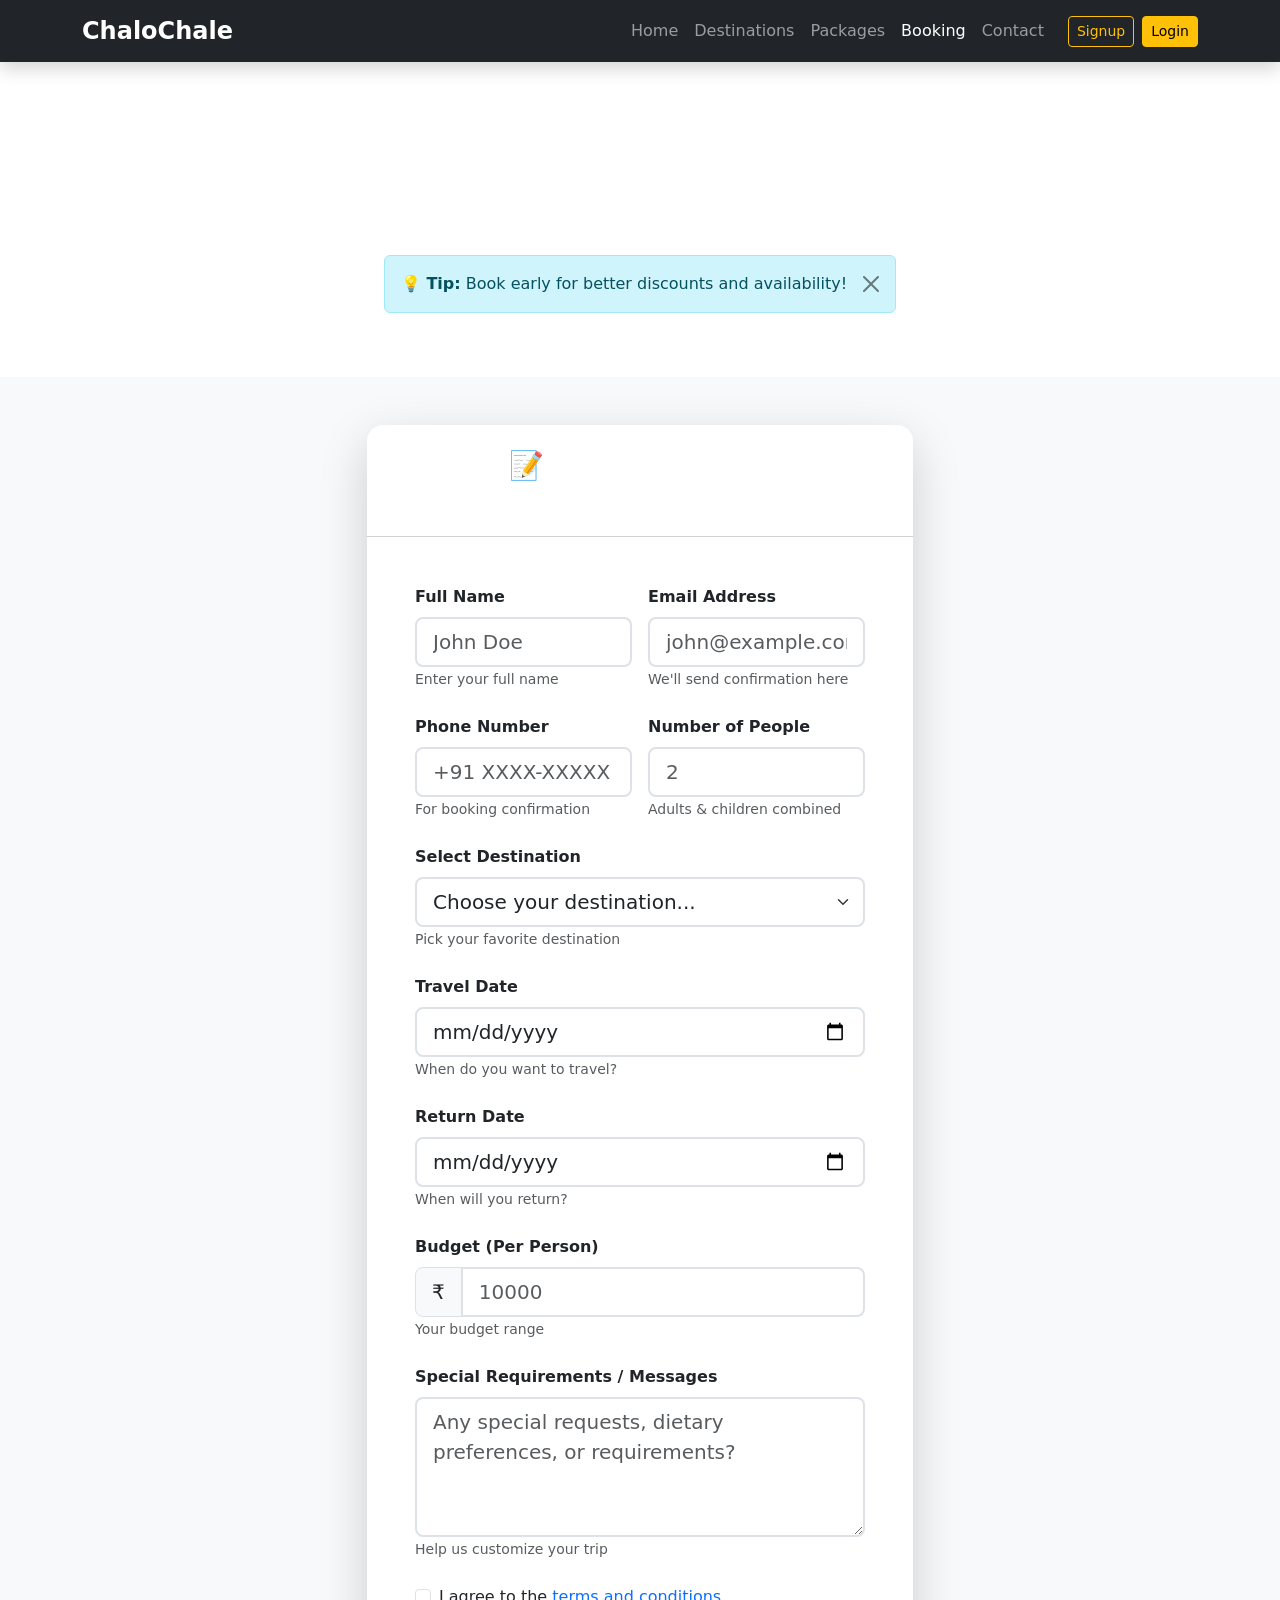
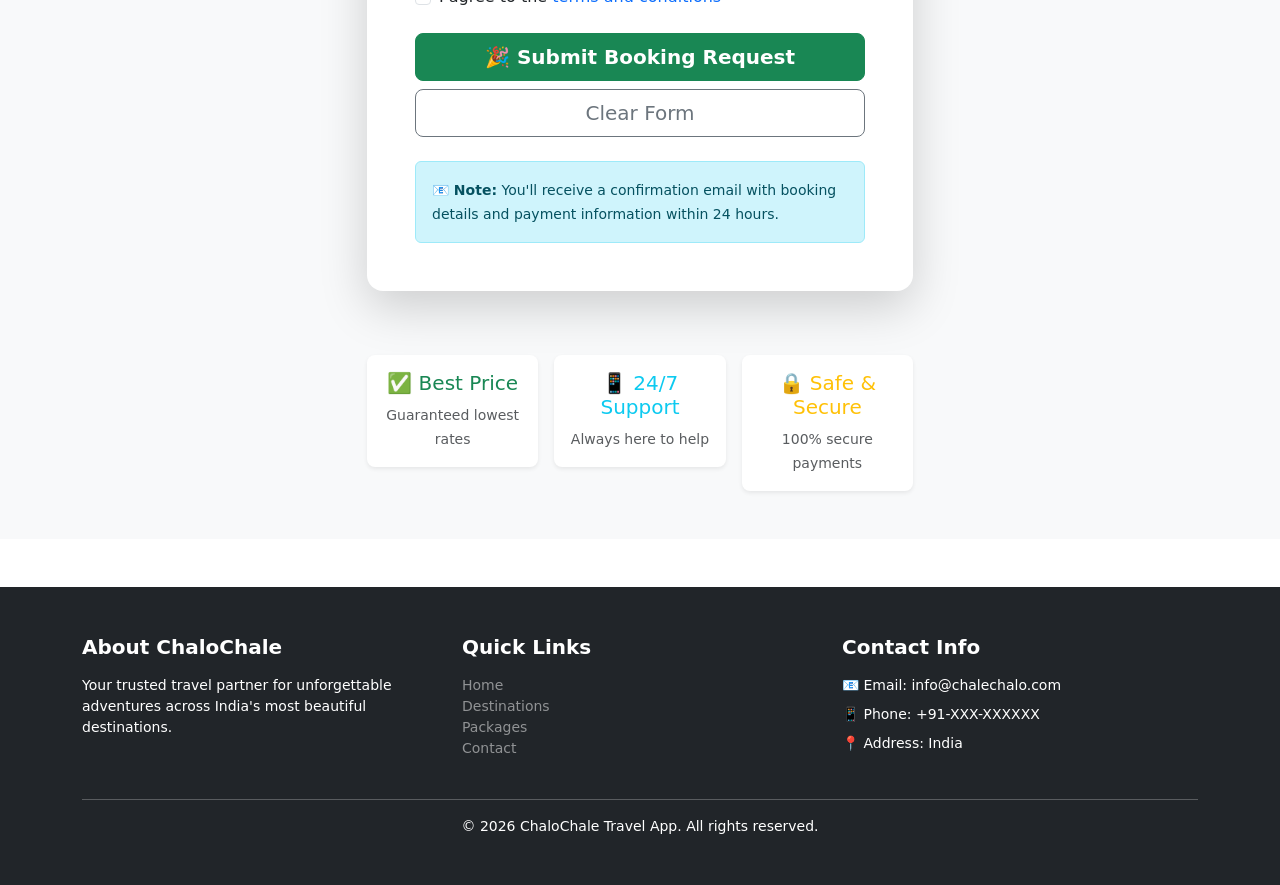
<file: booking.html>
<!DOCTYPE html>
<html lang="en">

<head>
    <meta charset="UTF-8">
    <meta name="viewport" content="width=device-width, initial-scale=1.0">
    <title>Book Your Trip - ChaloChale</title>
    <link href="https://cdn.jsdelivr.net/npm/bootstrap@5.0.2/dist/css/bootstrap.min.css" rel="stylesheet"
        integrity="sha384-EVSTQN3/azprG1Anm3QDgpJLIm9Nao0Yz1ztcQTwFspd3yD65VohhpuuCOmLASjC" crossorigin="anonymous">
</head>

<body>
    <!-- Navigation Bar -->
    <nav class="navbar navbar-expand-lg navbar-dark bg-dark sticky-top shadow">
        <div class="container">
            <a class="navbar-brand fw-bold fs-4" href="index.html">ChaloChale</a>
            <button class="navbar-toggler" type="button" data-bs-toggle="collapse"
                data-bs-target="#navbarNav" aria-controls="navbarNav"
                aria-expanded="false" aria-label="Toggle navigation">
                <span class="navbar-toggler-icon"></span>
            </button>
            <div class="collapse navbar-collapse" id="navbarNav">
                <ul class="navbar-nav ms-auto">
                    <li class="nav-item"><a class="nav-link" href="index.html">Home</a></li>
                    <li class="nav-item"><a class="nav-link" href="destination.html">Destinations</a></li>
                    <li class="nav-item"><a class="nav-link" href="packages.html">Packages</a></li>
                    <li class="nav-item"><a class="nav-link active" href="booking.html">Booking</a></li>
                    <li class="nav-item"><a class="nav-link" href="contact.html">Contact</a></li>
                </ul>
                <div class="d-flex gap-2 ms-lg-3 flex-column flex-lg-row">
                    <a href="signup.html" class="btn btn-outline-warning btn-sm">Signup</a>
                    <a href="login.html" class="btn btn-warning btn-sm">Login</a>
                </div>
            </div>
        </div>
    </nav>

    <!-- Header Section -->
    <section class="py-5 bg-gradient text-white text-center" style="background: linear-gradient(135deg, #667eea 0%, #764ba2 100%);">
        <div class="container">
            <h1 class="display-4 fw-bold mb-3">✈️ Book Your Dream Trip</h1>
            <p class="lead fs-5">Fill out the form below and start your adventure with ChaloChale</p>
            <div class="alert alert-info alert-dismissible fade show d-inline-block mt-3" role="alert">
                <strong>💡 Tip:</strong> Book early for better discounts and availability!
                <button type="button" class="btn-close" data-bs-dismiss="alert" aria-label="Close"></button>
            </div>
        </div>
    </section>

    <!-- Booking Form Section -->
    <section class="py-5 bg-light">
        <div class="container">
            <div class="row justify-content-center">
                <div class="col-12 col-sm-10 col-md-8 col-lg-7 col-xl-6">
                    <!-- Card with attractive styling -->
                    <div class="card shadow-lg border-0 rounded-4 overflow-hidden">
                        <!-- Card Header with gradient -->
                        <div class="card-header bg-gradient text-white py-4" style="background: linear-gradient(135deg, #f093fb 0%, #f5576c 100%);">
                            <h3 class="mb-0 fw-bold text-center">📝 Booking Form</h3>
                            <p class="text-center mb-0 small mt-2">Complete all fields to proceed</p>
                        </div>

                        <!-- Card Body -->
                        <div class="card-body p-4 p-md-5">
                            <form>
                                <!-- Full Name & Email Row -->
                                <div class="row g-3 mb-4">
                                    <div class="col-12 col-md-6">
                                        <label for="fullName" class="form-label fw-bold">Full Name</label>
                                        <input type="text" class="form-control form-control-lg border-2" id="fullName" placeholder="John Doe" required>
                                        <small class="text-muted">Enter your full name</small>
                                    </div>
                                    <div class="col-12 col-md-6">
                                        <label for="emailAddress" class="form-label fw-bold">Email Address</label>
                                        <input type="email" class="form-control form-control-lg border-2" id="emailAddress" placeholder="john@example.com" required>
                                        <small class="text-muted">We'll send confirmation here</small>
                                    </div>
                                </div>

                                <!-- Phone & Number of People Row -->
                                <div class="row g-3 mb-4">
                                    <div class="col-12 col-md-6">
                                        <label for="phone" class="form-label fw-bold">Phone Number</label>
                                        <input type="tel" class="form-control form-control-lg border-2" id="phone" placeholder="+91 XXXX-XXXXX" required>
                                        <small class="text-muted">For booking confirmation</small>
                                    </div>
                                    <div class="col-12 col-md-6">
                                        <label for="numPeople" class="form-label fw-bold">Number of People</label>
                                        <input type="number" class="form-control form-control-lg border-2" id="numPeople" placeholder="2" min="1" required>
                                        <small class="text-muted">Adults & children combined</small>
                                    </div>
                                </div>

                                <!-- Destination Selection -->
                                <div class="mb-4">
                                    <label for="destination" class="form-label fw-bold">Select Destination</label>
                                    <select class="form-select form-select-lg border-2" id="destination" required>
                                        <option selected disabled>Choose your destination...</option>
                                        <option value="goa">🏖️ Goa - Beaches & Party</option>
                                        <option value="manali">⛰️ Manali - Adventure & Trekking</option>
                                        <option value="kerala">🌴 Kerala - Backwaters & Nature</option>
                                        <option value="jaipur">🏰 Jaipur - Culture & Heritage</option>
                                        <option value="agra">🕌 Agra - Taj Mahal & History</option>
                                    </select>
                                    <small class="text-muted">Pick your favorite destination</small>
                                </div>

                                <!-- Travel Date -->
                                <div class="mb-4">
                                    <label for="travelDate" class="form-label fw-bold">Travel Date</label>
                                    <input type="date" class="form-control form-control-lg border-2" id="travelDate" required>
                                    <small class="text-muted">When do you want to travel?</small>
                                </div>

                                <!-- Return Date -->
                                <div class="mb-4">
                                    <label for="returnDate" class="form-label fw-bold">Return Date</label>
                                    <input type="date" class="form-control form-control-lg border-2" id="returnDate" required>
                                    <small class="text-muted">When will you return?</small>
                                </div>

                                <!-- Budget -->
                                <div class="mb-4">
                                    <label for="budget" class="form-label fw-bold">Budget (Per Person)</label>
                                    <div class="input-group input-group-lg">
                                        <span class="input-group-text">₹</span>
                                        <input type="number" class="form-control border-2" id="budget" placeholder="10000" required>
                                    </div>
                                    <small class="text-muted">Your budget range</small>
                                </div>

                                <!-- Special Requirements -->
                                <div class="mb-4">
                                    <label for="message" class="form-label fw-bold">Special Requirements / Messages</label>
                                    <textarea class="form-control form-control-lg border-2" id="message" rows="4" placeholder="Any special requests, dietary preferences, or requirements?"></textarea>
                                    <small class="text-muted">Help us customize your trip</small>
                                </div>

                                <!-- Terms Checkbox -->
                                <div class="mb-4 form-check">
                                    <input class="form-check-input" type="checkbox" id="terms" required>
                                    <label class="form-check-label" for="terms">
                                        I agree to the <a href="#" class="text-decoration-none">terms and conditions</a>
                                    </label>
                                </div>

                                <!-- Submit Button -->
                                <div class="d-grid gap-2 d-flex flex-column">
                                    <button type="submit" class="btn btn-success btn-lg fw-bold">
                                        🎉 Submit Booking Request
                                    </button>
                                    <button type="reset" class="btn btn-outline-secondary btn-lg">Clear Form</button>
                                </div>

                                <!-- Info Message -->
                                <div class="alert alert-info mt-4 mb-0" role="alert">
                                    <small><strong>📧 Note:</strong> You'll receive a confirmation email with booking details and payment information within 24 hours.</small>
                                </div>
                            </form>
                        </div>
                    </div>

                    <!-- Benefits Section -->
                    <div class="row g-3 mt-5">
                        <div class="col-6 col-md-4">
                            <div class="card border-0 text-center shadow-sm rounded-3">
                                <div class="card-body py-3">
                                    <h5 class="text-success">✅ Best Price</h5>
                                    <small class="text-muted">Guaranteed lowest rates</small>
                                </div>
                            </div>
                        </div>
                        <div class="col-6 col-md-4">
                            <div class="card border-0 text-center shadow-sm rounded-3">
                                <div class="card-body py-3">
                                    <h5 class="text-info">📱 24/7 Support</h5>
                                    <small class="text-muted">Always here to help</small>
                                </div>
                            </div>
                        </div>
                        <div class="col-6 col-md-4">
                            <div class="card border-0 text-center shadow-sm rounded-3">
                                <div class="card-body py-3">
                                    <h5 class="text-warning">🔒 Safe & Secure</h5>
                                    <small class="text-muted">100% secure payments</small>
                                </div>
                            </div>
                        </div>
                    </div>
                </div>
            </div>
        </div>
    </section>

    <!-- Footer -->
    <footer class="bg-dark text-white py-5 mt-5">
        <div class="container">
            <div class="row g-4 mb-4">
                <div class="col-12 col-md-4">
                    <h5 class="fw-bold mb-3">About ChaloChale</h5>
                    <p class="small">Your trusted travel partner for unforgettable adventures across India's most beautiful destinations.</p>
                </div>
                <div class="col-12 col-md-4">
                    <h5 class="fw-bold mb-3">Quick Links</h5>
                    <ul class="list-unstyled small">
                        <li><a href="index.html" class="text-decoration-none text-white-50">Home</a></li>
                        <li><a href="destination.html" class="text-decoration-none text-white-50">Destinations</a></li>
                        <li><a href="packages.html" class="text-decoration-none text-white-50">Packages</a></li>
                        <li><a href="Contact.html" class="text-decoration-none text-white-50">Contact</a></li>
                    </ul>
                </div>
                <div class="col-12 col-md-4">
                    <h5 class="fw-bold mb-3">Contact Info</h5>
                    <p class="small mb-2">📧 Email: info@chalechalo.com</p>
                    <p class="small mb-2">📱 Phone: +91-XXX-XXXXXX</p>
                    <p class="small">📍 Address: India</p>
                </div>
            </div>
            <hr class="bg-secondary opacity-25">
            <div class="text-center">
                <p class="small mb-0">&copy; 2026 ChaloChale Travel App. All rights reserved.</p>
            </div>
        </div>
    </footer>

    <script src="https://cdn.jsdelivr.net/npm/bootstrap@5.0.2/dist/js/bootstrap.bundle.min.js"
        integrity="sha384-MrcW6ZMFYlzcLA8Nl+NtUVF0sA7MsXsP1UyJoMp4YLEuNSfAP+JcXn/tWtIaxVXM" crossorigin="anonymous">
    </script>
</body>

</html>
</file>
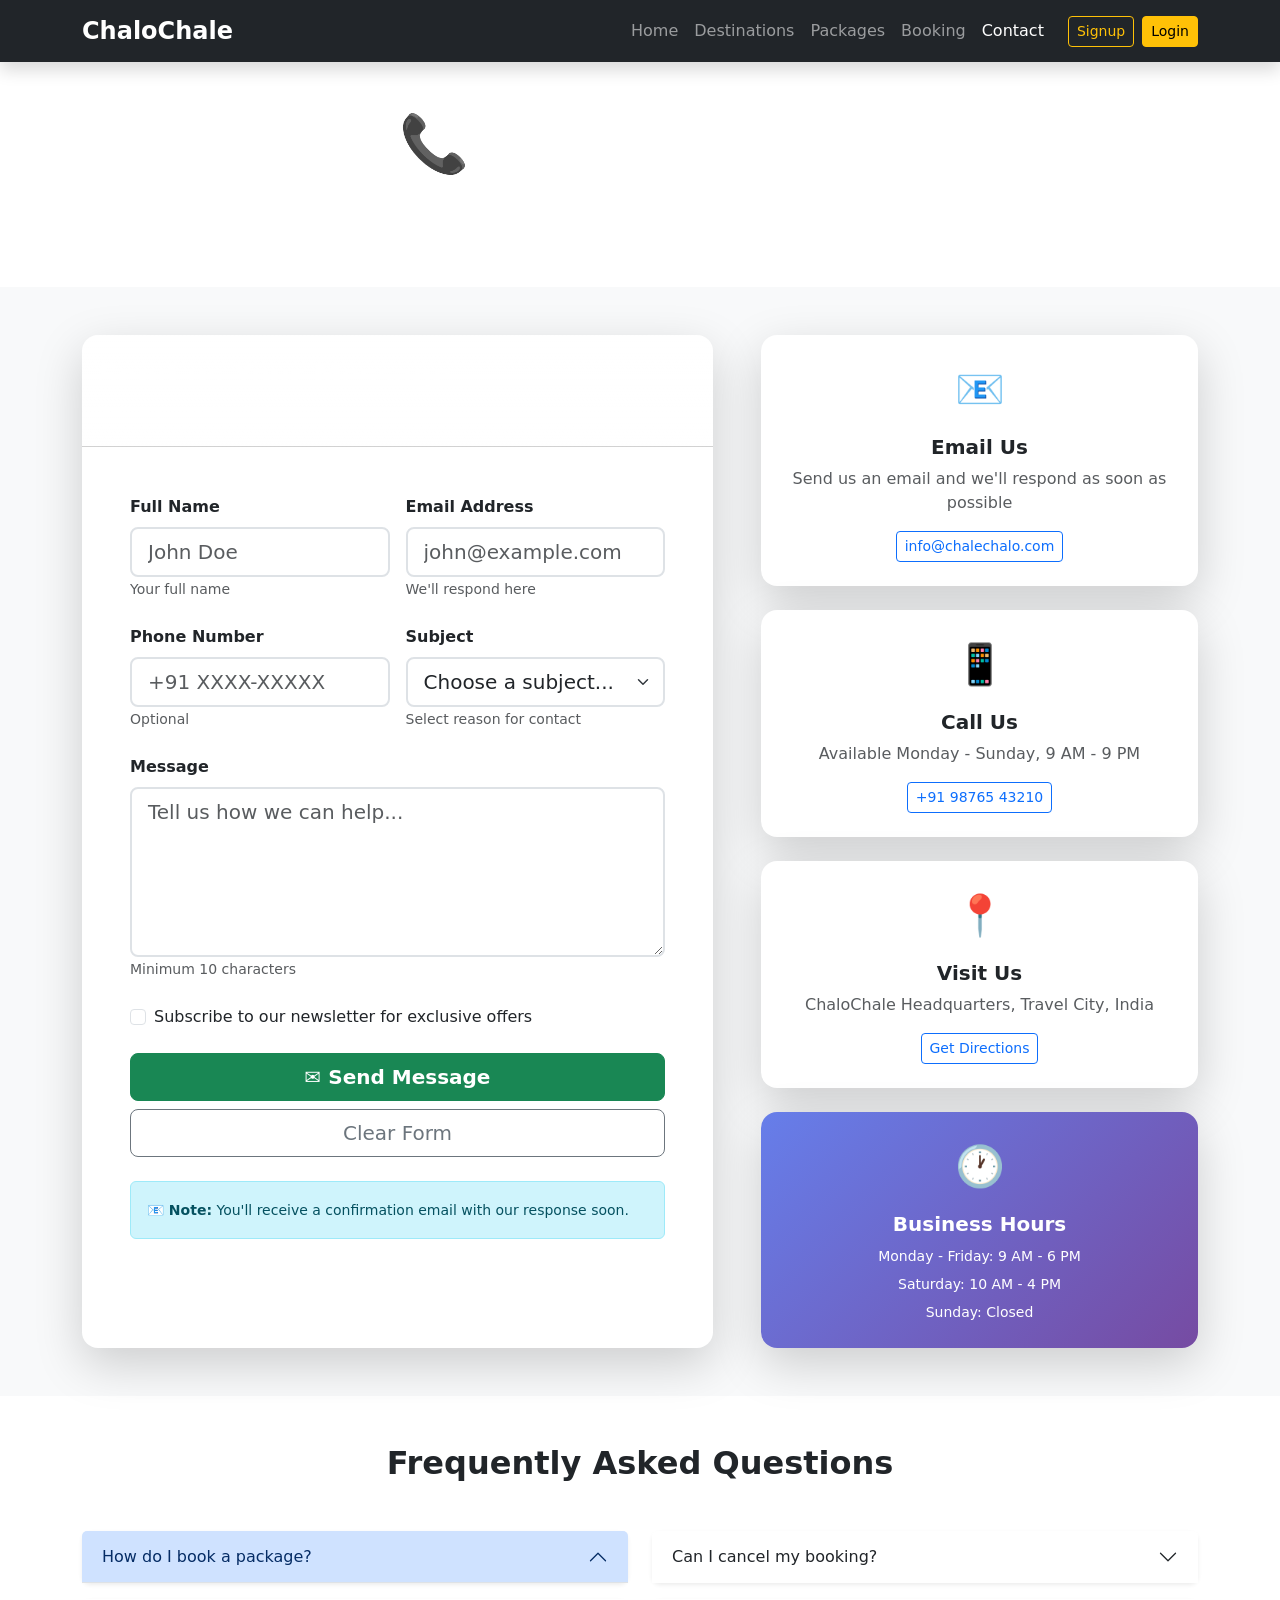
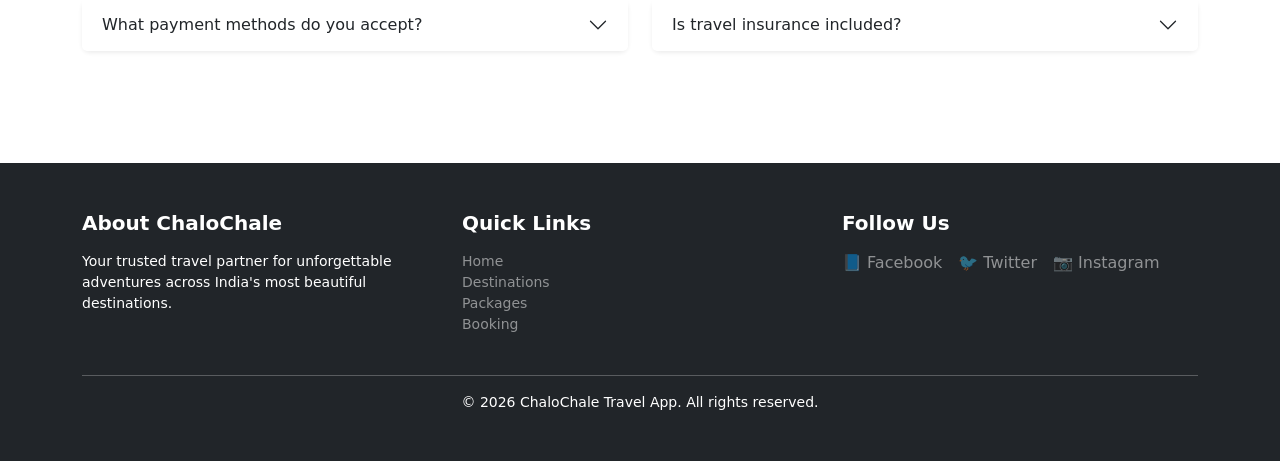
<file: Contact.html>
<!DOCTYPE html>
<html lang="en">

<head>
    <meta charset="UTF-8">
    <meta name="viewport" content="width=device-width, initial-scale=1.0">
    <title>Contact Us - ChaloChale</title>
    <link href="https://cdn.jsdelivr.net/npm/bootstrap@5.0.2/dist/css/bootstrap.min.css" rel="stylesheet"
        integrity="sha384-EVSTQN3/azprG1Anm3QDgpJLIm9Nao0Yz1ztcQTwFspd3yD65VohhpuuCOmLASjC" crossorigin="anonymous">
</head>

<body>
    <!-- Navigation Bar -->
    <nav class="navbar navbar-expand-lg navbar-dark bg-dark sticky-top shadow">
        <div class="container">
            <a class="navbar-brand fw-bold fs-4" href="index.html">ChaloChale</a>
            <button class="navbar-toggler" type="button" data-bs-toggle="collapse"
                data-bs-target="#navbarNav" aria-controls="navbarNav"
                aria-expanded="false" aria-label="Toggle navigation">
                <span class="navbar-toggler-icon"></span>
            </button>
            <div class="collapse navbar-collapse" id="navbarNav">
                <ul class="navbar-nav ms-auto">
                    <li class="nav-item"><a class="nav-link" href="index.html">Home</a></li>
                    <li class="nav-item"><a class="nav-link" href="destination.html">Destinations</a></li>
                    <li class="nav-item"><a class="nav-link" href="packages.html">Packages</a></li>
                    <li class="nav-item"><a class="nav-link" href="Booking.html">Booking</a></li>
                    <li class="nav-item"><a class="nav-link active" href="Contact.html">Contact</a></li>
                </ul>
                <div class="d-flex gap-2 ms-lg-3 flex-column flex-lg-row">
                    <a href="signup.html" class="btn btn-outline-warning btn-sm">Signup</a>
                    <a href="Login.html" class="btn btn-warning btn-sm">Login</a>
                </div>
            </div>
        </div>
    </nav>

    <!-- Header Section -->
    <section class="py-5 bg-gradient text-white text-center" style="background: linear-gradient(135deg, #667eea 0%, #764ba2 100%);">
        <div class="container">
            <h1 class="display-4 fw-bold mb-3">📞 Get In Touch</h1>
            <p class="lead fs-5">We'd love to hear from you. Send us a message anytime!</p>
        </div>
    </section>

    <!-- Contact Content Section -->
    <section class="py-5 bg-light">
        <div class="container">
            <div class="row g-5">
                <!-- Contact Form -->
                <div class="col-12 col-lg-7">
                    <div class="card shadow-lg border-0 rounded-4 overflow-hidden h-100">
                        <!-- Card Header -->
                        <div class="card-header bg-gradient text-white py-4" style="background: linear-gradient(135deg, #f093fb 0%, #f5576c 100%);">
                            <h3 class="mb-0 fw-bold">Send us Your Message</h3>
                            <p class="mb-0 mt-2 small">We'll respond within 24 hours</p>
                        </div>

                        <!-- Card Body -->
                        <div class="card-body p-4 p-md-5">
                            <form id="contactForm">
                                <!-- Name & Email Row -->
                                <div class="row g-3 mb-4">
                                    <div class="col-12 col-md-6">
                                        <label for="fullName" class="form-label fw-bold">Full Name</label>
                                        <input type="text" class="form-control form-control-lg border-2" id="fullName" placeholder="John Doe" required>
                                        <small class="text-muted">Your full name</small>
                                    </div>
                                    <div class="col-12 col-md-6">
                                        <label for="emailAddress" class="form-label fw-bold">Email Address</label>
                                        <input type="email" class="form-control form-control-lg border-2" id="emailAddress" placeholder="john@example.com" required>
                                        <small class="text-muted">We'll respond here</small>
                                    </div>
                                </div>

                                <!-- Phone & Subject Row -->
                                <div class="row g-3 mb-4">
                                    <div class="col-12 col-md-6">
                                        <label for="phoneNumber" class="form-label fw-bold">Phone Number</label>
                                        <input type="tel" class="form-control form-control-lg border-2" id="phoneNumber" placeholder="+91 XXXX-XXXXX">
                                        <small class="text-muted">Optional</small>
                                    </div>
                                    <div class="col-12 col-md-6">
                                        <label for="subject" class="form-label fw-bold">Subject</label>
                                        <select class="form-select form-select-lg border-2" id="subject" required>
                                            <option selected disabled>Choose a subject...</option>
                                            <option value="booking">📅 Booking Enquiry</option>
                                            <option value="support">🆘 Support / Help</option>
                                            <option value="feedback">💬 Feedback</option>
                                            <option value="partnership">🤝 Partnership</option>
                                            <option value="other">📝 Other</option>
                                        </select>
                                        <small class="text-muted">Select reason for contact</small>
                                    </div>
                                </div>

                                <!-- Message -->
                                <div class="mb-4">
                                    <label for="message" class="form-label fw-bold">Message</label>
                                    <textarea class="form-control form-control-lg border-2" id="message" rows="5" placeholder="Tell us how we can help..." required></textarea>
                                    <small class="text-muted">Minimum 10 characters</small>
                                </div>

                                <!-- Checkbox -->
                                <div class="mb-4 form-check">
                                    <input class="form-check-input" type="checkbox" id="newsletter">
                                    <label class="form-check-label" for="newsletter">
                                        Subscribe to our newsletter for exclusive offers
                                    </label>
                                </div>

                                <!-- Buttons -->
                                <div class="d-grid gap-2 d-flex flex-column">
                                    <button type="submit" class="btn btn-success btn-lg fw-bold">
                                        ✉️ Send Message
                                    </button>
                                    <button type="reset" class="btn btn-outline-secondary btn-lg">Clear Form</button>
                                </div>

                                <!-- Info -->
                                <div class="alert alert-info mt-4 mb-0" role="alert">
                                    <small><strong>📧 Note:</strong> You'll receive a confirmation email with our response soon.</small>
                                </div>
                            </form>
                        </div>
                    </div>
                </div>

                <!-- Contact Info Cards -->
                <div class="col-12 col-lg-5">
                    <!-- Email Card -->
                    <div class="card border-0 shadow-lg rounded-4 mb-4">
                        <div class="card-body p-4 text-center">
                            <div class="mb-3" style="font-size: 2.5rem;">📧</div>
                            <h5 class="fw-bold mb-2">Email Us</h5>
                            <p class="text-muted mb-3">Send us an email and we'll respond as soon as possible</p>
                            <a href="mailto:info@chalechalo.com" class="btn btn-outline-primary btn-sm">info@chalechalo.com</a>
                        </div>
                    </div>

                    <!-- Phone Card -->
                    <div class="card border-0 shadow-lg rounded-4 mb-4">
                        <div class="card-body p-4 text-center">
                            <div class="mb-3" style="font-size: 2.5rem;">📱</div>
                            <h5 class="fw-bold mb-2">Call Us</h5>
                            <p class="text-muted mb-3">Available Monday - Sunday, 9 AM - 9 PM</p>
                            <a href="tel:+919876543210" class="btn btn-outline-primary btn-sm">+91 98765 43210</a>
                        </div>
                    </div>

                    <!-- Address Card -->
                    <div class="card border-0 shadow-lg rounded-4 mb-4">
                        <div class="card-body p-4 text-center">
                            <div class="mb-3" style="font-size: 2.5rem;">📍</div>
                            <h5 class="fw-bold mb-2">Visit Us</h5>
                            <p class="text-muted mb-3">ChaloChale Headquarters, Travel City, India</p>
                            <button class="btn btn-outline-primary btn-sm">Get Directions</button>
                        </div>
                    </div>

                    <!-- Hours Card -->
                    <div class="card border-0 shadow-lg rounded-4" style="background: linear-gradient(135deg, #667eea 0%, #764ba2 100%);">
                        <div class="card-body p-4 text-center text-white">
                            <div class="mb-3" style="font-size: 2.5rem;">🕐</div>
                            <h5 class="fw-bold mb-2">Business Hours</h5>
                            <p class="mb-1"><small>Monday - Friday: 9 AM - 6 PM</small></p>
                            <p class="mb-1"><small>Saturday: 10 AM - 4 PM</small></p>
                            <p class="mb-0"><small>Sunday: Closed</small></p>
                        </div>
                    </div>
                </div>
            </div>
        </div>
    </section>

    <!-- FAQ Section -->
    <section class="py-5 bg-white">
        <div class="container">
            <h2 class="text-center fw-bold mb-5">Frequently Asked Questions</h2>
            <div class="row">
                <div class="col-12 col-md-6">
                    <div class="accordion" id="faqAccordion1">
                        <div class="accordion-item border-0 shadow-sm mb-3 rounded-3">
                            <h2 class="accordion-header">
                                <button class="accordion-button" type="button" data-bs-toggle="collapse" data-bs-target="#faq1">
                                    How do I book a package?
                                </button>
                            </h2>
                            <div id="faq1" class="accordion-collapse collapse" data-bs-parent="#faqAccordion1">
                                <div class="accordion-body">
                                    Simply browse our packages, click "Book Now", fill out the booking form with your details, and proceed to payment.
                                </div>
                            </div>
                        </div>
                        <div class="accordion-item border-0 shadow-sm mb-3 rounded-3">
                            <h2 class="accordion-header">
                                <button class="accordion-button collapsed" type="button" data-bs-toggle="collapse" data-bs-target="#faq2">
                                    What payment methods do you accept?
                                </button>
                            </h2>
                            <div id="faq2" class="accordion-collapse collapse" data-bs-parent="#faqAccordion1">
                                <div class="accordion-body">
                                    We accept credit cards, debit cards, UPI, net banking, and wallet payments.
                                </div>
                            </div>
                        </div>
                    </div>
                </div>
                <div class="col-12 col-md-6">
                    <div class="accordion" id="faqAccordion2">
                        <div class="accordion-item border-0 shadow-sm mb-3 rounded-3">
                            <h2 class="accordion-header">
                                <button class="accordion-button collapsed" type="button" data-bs-toggle="collapse" data-bs-target="#faq3">
                                    Can I cancel my booking?
                                </button>
                            </h2>
                            <div id="faq3" class="accordion-collapse collapse" data-bs-parent="#faqAccordion2">
                                <div class="accordion-body">
                                    Yes, cancellations are allowed up to 7 days before travel with a refund of 80%.
                                </div>
                            </div>
                        </div>
                        <div class="accordion-item border-0 shadow-sm mb-3 rounded-3">
                            <h2 class="accordion-header">
                                <button class="accordion-button collapsed" type="button" data-bs-toggle="collapse" data-bs-target="#faq4">
                                    Is travel insurance included?
                                </button>
                            </h2>
                            <div id="faq4" class="accordion-collapse collapse" data-bs-parent="#faqAccordion2">
                                <div class="accordion-body">
                                    Basic travel insurance is included. Premium insurance can be added for an extra fee.
                                </div>
                            </div>
                        </div>
                    </div>
                </div>
            </div>
        </div>
    </section>

    <!-- Footer -->
    <footer class="bg-dark text-white py-5 mt-5">
        <div class="container">
            <div class="row g-4 mb-4">
                <div class="col-12 col-md-4">
                    <h5 class="fw-bold mb-3">About ChaloChale</h5>
                    <p class="small">Your trusted travel partner for unforgettable adventures across India's most beautiful destinations.</p>
                </div>
                <div class="col-12 col-md-4">
                    <h5 class="fw-bold mb-3">Quick Links</h5>
                    <ul class="list-unstyled small">
                        <li><a href="index.html" class="text-decoration-none text-white-50">Home</a></li>
                        <li><a href="destination.html" class="text-decoration-none text-white-50">Destinations</a></li>
                        <li><a href="packages.html" class="text-decoration-none text-white-50">Packages</a></li>
                        <li><a href="Booking.html" class="text-decoration-none text-white-50">Booking</a></li>
                    </ul>
                </div>
                <div class="col-12 col-md-4">
                    <h5 class="fw-bold mb-3">Follow Us</h5>
                    <div class="d-flex gap-3">
                        <a href="#" class="text-white-50 text-decoration-none">📘 Facebook</a>
                        <a href="#" class="text-white-50 text-decoration-none">🐦 Twitter</a>
                        <a href="#" class="text-white-50 text-decoration-none">📷 Instagram</a>
                    </div>
                </div>
            </div>
            <hr class="bg-secondary opacity-25">
            <div class="text-center">
                <p class="small mb-0">&copy; 2026 ChaloChale Travel App. All rights reserved.</p>
            </div>
        </div>
    </footer>

    <script src="https://cdn.jsdelivr.net/npm/bootstrap@5.0.2/dist/js/bootstrap.bundle.min.js"
        integrity="sha384-MrcW6ZMFYlzcLA8Nl+NtUVF0sA7MsXsP1UyJoMp4YLEuNSfAP+JcXn/tWtIaxVXM" crossorigin="anonymous">
    </script>
</body>

</html>
</file>
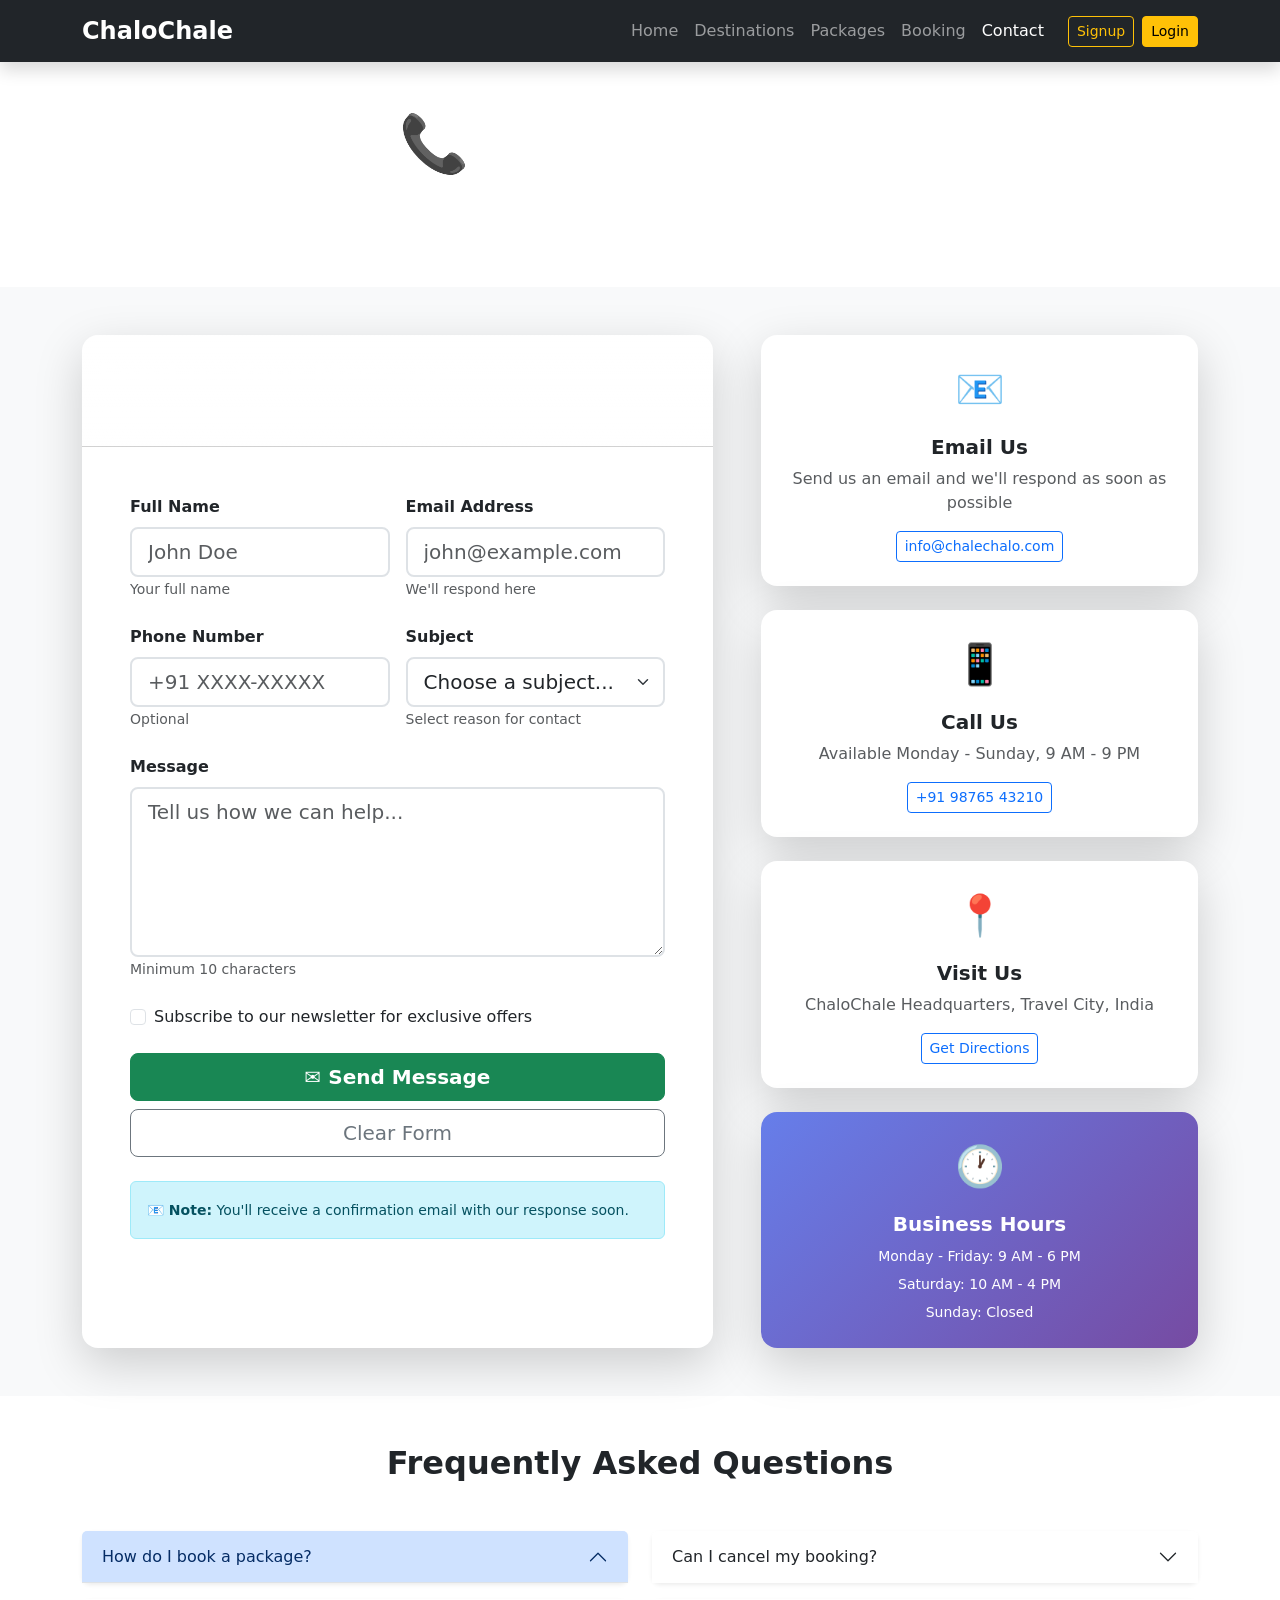
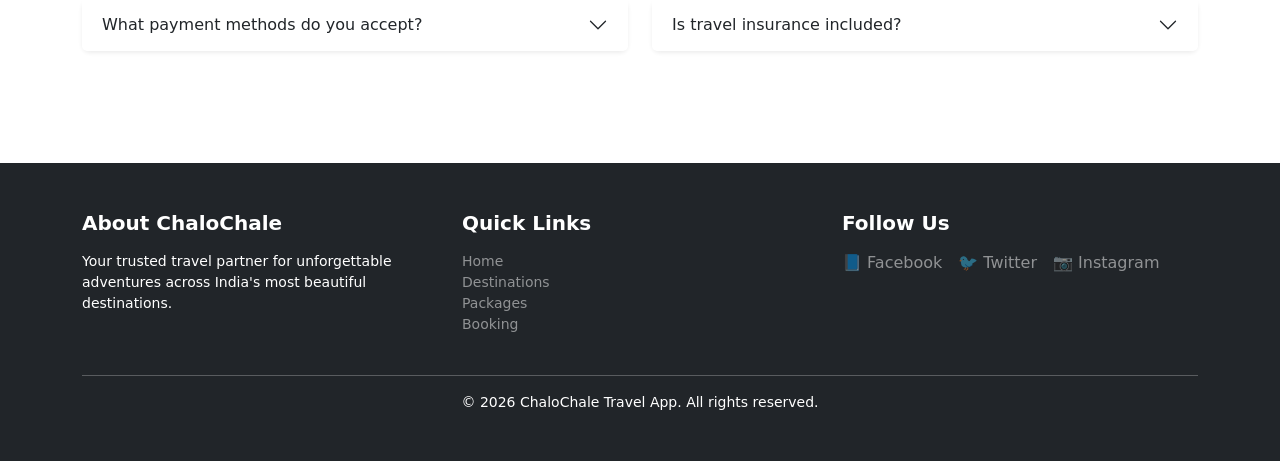
<file: contact.html>
<!DOCTYPE html>
<html lang="en">

<head>
    <meta charset="UTF-8">
    <meta name="viewport" content="width=device-width, initial-scale=1.0">
    <title>Contact Us - ChaloChale</title>
    <link href="https://cdn.jsdelivr.net/npm/bootstrap@5.0.2/dist/css/bootstrap.min.css" rel="stylesheet"
        integrity="sha384-EVSTQN3/azprG1Anm3QDgpJLIm9Nao0Yz1ztcQTwFspd3yD65VohhpuuCOmLASjC" crossorigin="anonymous">
</head>

<body>
    <!-- Navigation Bar -->
    <nav class="navbar navbar-expand-lg navbar-dark bg-dark sticky-top shadow">
        <div class="container">
            <a class="navbar-brand fw-bold fs-4" href="index.html">ChaloChale</a>
            <button class="navbar-toggler" type="button" data-bs-toggle="collapse"
                data-bs-target="#navbarNav" aria-controls="navbarNav"
                aria-expanded="false" aria-label="Toggle navigation">
                <span class="navbar-toggler-icon"></span>
            </button>
            <div class="collapse navbar-collapse" id="navbarNav">
                <ul class="navbar-nav ms-auto">
                    <li class="nav-item"><a class="nav-link" href="index.html">Home</a></li>
                    <li class="nav-item"><a class="nav-link" href="destination.html">Destinations</a></li>
                    <li class="nav-item"><a class="nav-link" href="packages.html">Packages</a></li>
                    <li class="nav-item"><a class="nav-link" href="booking.html">Booking</a></li>
                    <li class="nav-item"><a class="nav-link active" href="contact.html">Contact</a></li>
                </ul>
                <div class="d-flex gap-2 ms-lg-3 flex-column flex-lg-row">
                    <a href="signup.html" class="btn btn-outline-warning btn-sm">Signup</a>
                    <a href="login.html" class="btn btn-warning btn-sm">Login</a>
                </div>
            </div>
        </div>
    </nav>

    <!-- Header Section -->
    <section class="py-5 bg-gradient text-white text-center" style="background: linear-gradient(135deg, #667eea 0%, #764ba2 100%);">
        <div class="container">
            <h1 class="display-4 fw-bold mb-3">📞 Get In Touch</h1>
            <p class="lead fs-5">We'd love to hear from you. Send us a message anytime!</p>
        </div>
    </section>

    <!-- Contact Content Section -->
    <section class="py-5 bg-light">
        <div class="container">
            <div class="row g-5">
                <!-- Contact Form -->
                <div class="col-12 col-lg-7">
                    <div class="card shadow-lg border-0 rounded-4 overflow-hidden h-100">
                        <!-- Card Header -->
                        <div class="card-header bg-gradient text-white py-4" style="background: linear-gradient(135deg, #f093fb 0%, #f5576c 100%);">
                            <h3 class="mb-0 fw-bold">Send us Your Message</h3>
                            <p class="mb-0 mt-2 small">We'll respond within 24 hours</p>
                        </div>

                        <!-- Card Body -->
                        <div class="card-body p-4 p-md-5">
                            <form id="contactForm">
                                <!-- Name & Email Row -->
                                <div class="row g-3 mb-4">
                                    <div class="col-12 col-md-6">
                                        <label for="fullName" class="form-label fw-bold">Full Name</label>
                                        <input type="text" class="form-control form-control-lg border-2" id="fullName" placeholder="John Doe" required>
                                        <small class="text-muted">Your full name</small>
                                    </div>
                                    <div class="col-12 col-md-6">
                                        <label for="emailAddress" class="form-label fw-bold">Email Address</label>
                                        <input type="email" class="form-control form-control-lg border-2" id="emailAddress" placeholder="john@example.com" required>
                                        <small class="text-muted">We'll respond here</small>
                                    </div>
                                </div>

                                <!-- Phone & Subject Row -->
                                <div class="row g-3 mb-4">
                                    <div class="col-12 col-md-6">
                                        <label for="phoneNumber" class="form-label fw-bold">Phone Number</label>
                                        <input type="tel" class="form-control form-control-lg border-2" id="phoneNumber" placeholder="+91 XXXX-XXXXX">
                                        <small class="text-muted">Optional</small>
                                    </div>
                                    <div class="col-12 col-md-6">
                                        <label for="subject" class="form-label fw-bold">Subject</label>
                                        <select class="form-select form-select-lg border-2" id="subject" required>
                                            <option selected disabled>Choose a subject...</option>
                                            <option value="booking">📅 Booking Enquiry</option>
                                            <option value="support">🆘 Support / Help</option>
                                            <option value="feedback">💬 Feedback</option>
                                            <option value="partnership">🤝 Partnership</option>
                                            <option value="other">📝 Other</option>
                                        </select>
                                        <small class="text-muted">Select reason for contact</small>
                                    </div>
                                </div>

                                <!-- Message -->
                                <div class="mb-4">
                                    <label for="message" class="form-label fw-bold">Message</label>
                                    <textarea class="form-control form-control-lg border-2" id="message" rows="5" placeholder="Tell us how we can help..." required></textarea>
                                    <small class="text-muted">Minimum 10 characters</small>
                                </div>

                                <!-- Checkbox -->
                                <div class="mb-4 form-check">
                                    <input class="form-check-input" type="checkbox" id="newsletter">
                                    <label class="form-check-label" for="newsletter">
                                        Subscribe to our newsletter for exclusive offers
                                    </label>
                                </div>

                                <!-- Buttons -->
                                <div class="d-grid gap-2 d-flex flex-column">
                                    <button type="submit" class="btn btn-success btn-lg fw-bold">
                                        ✉️ Send Message
                                    </button>
                                    <button type="reset" class="btn btn-outline-secondary btn-lg">Clear Form</button>
                                </div>

                                <!-- Info -->
                                <div class="alert alert-info mt-4 mb-0" role="alert">
                                    <small><strong>📧 Note:</strong> You'll receive a confirmation email with our response soon.</small>
                                </div>
                            </form>
                        </div>
                    </div>
                </div>

                <!-- Contact Info Cards -->
                <div class="col-12 col-lg-5">
                    <!-- Email Card -->
                    <div class="card border-0 shadow-lg rounded-4 mb-4">
                        <div class="card-body p-4 text-center">
                            <div class="mb-3" style="font-size: 2.5rem;">📧</div>
                            <h5 class="fw-bold mb-2">Email Us</h5>
                            <p class="text-muted mb-3">Send us an email and we'll respond as soon as possible</p>
                            <a href="mailto:info@chalechalo.com" class="btn btn-outline-primary btn-sm">info@chalechalo.com</a>
                        </div>
                    </div>

                    <!-- Phone Card -->
                    <div class="card border-0 shadow-lg rounded-4 mb-4">
                        <div class="card-body p-4 text-center">
                            <div class="mb-3" style="font-size: 2.5rem;">📱</div>
                            <h5 class="fw-bold mb-2">Call Us</h5>
                            <p class="text-muted mb-3">Available Monday - Sunday, 9 AM - 9 PM</p>
                            <a href="tel:+919876543210" class="btn btn-outline-primary btn-sm">+91 98765 43210</a>
                        </div>
                    </div>

                    <!-- Address Card -->
                    <div class="card border-0 shadow-lg rounded-4 mb-4">
                        <div class="card-body p-4 text-center">
                            <div class="mb-3" style="font-size: 2.5rem;">📍</div>
                            <h5 class="fw-bold mb-2">Visit Us</h5>
                            <p class="text-muted mb-3">ChaloChale Headquarters, Travel City, India</p>
                            <button class="btn btn-outline-primary btn-sm">Get Directions</button>
                        </div>
                    </div>

                    <!-- Hours Card -->
                    <div class="card border-0 shadow-lg rounded-4" style="background: linear-gradient(135deg, #667eea 0%, #764ba2 100%);">
                        <div class="card-body p-4 text-center text-white">
                            <div class="mb-3" style="font-size: 2.5rem;">🕐</div>
                            <h5 class="fw-bold mb-2">Business Hours</h5>
                            <p class="mb-1"><small>Monday - Friday: 9 AM - 6 PM</small></p>
                            <p class="mb-1"><small>Saturday: 10 AM - 4 PM</small></p>
                            <p class="mb-0"><small>Sunday: Closed</small></p>
                        </div>
                    </div>
                </div>
            </div>
        </div>
    </section>

    <!-- FAQ Section -->
    <section class="py-5 bg-white">
        <div class="container">
            <h2 class="text-center fw-bold mb-5">Frequently Asked Questions</h2>
            <div class="row">
                <div class="col-12 col-md-6">
                    <div class="accordion" id="faqAccordion1">
                        <div class="accordion-item border-0 shadow-sm mb-3 rounded-3">
                            <h2 class="accordion-header">
                                <button class="accordion-button" type="button" data-bs-toggle="collapse" data-bs-target="#faq1">
                                    How do I book a package?
                                </button>
                            </h2>
                            <div id="faq1" class="accordion-collapse collapse" data-bs-parent="#faqAccordion1">
                                <div class="accordion-body">
                                    Simply browse our packages, click "Book Now", fill out the booking form with your details, and proceed to payment.
                                </div>
                            </div>
                        </div>
                        <div class="accordion-item border-0 shadow-sm mb-3 rounded-3">
                            <h2 class="accordion-header">
                                <button class="accordion-button collapsed" type="button" data-bs-toggle="collapse" data-bs-target="#faq2">
                                    What payment methods do you accept?
                                </button>
                            </h2>
                            <div id="faq2" class="accordion-collapse collapse" data-bs-parent="#faqAccordion1">
                                <div class="accordion-body">
                                    We accept credit cards, debit cards, UPI, net banking, and wallet payments.
                                </div>
                            </div>
                        </div>
                    </div>
                </div>
                <div class="col-12 col-md-6">
                    <div class="accordion" id="faqAccordion2">
                        <div class="accordion-item border-0 shadow-sm mb-3 rounded-3">
                            <h2 class="accordion-header">
                                <button class="accordion-button collapsed" type="button" data-bs-toggle="collapse" data-bs-target="#faq3">
                                    Can I cancel my booking?
                                </button>
                            </h2>
                            <div id="faq3" class="accordion-collapse collapse" data-bs-parent="#faqAccordion2">
                                <div class="accordion-body">
                                    Yes, cancellations are allowed up to 7 days before travel with a refund of 80%.
                                </div>
                            </div>
                        </div>
                        <div class="accordion-item border-0 shadow-sm mb-3 rounded-3">
                            <h2 class="accordion-header">
                                <button class="accordion-button collapsed" type="button" data-bs-toggle="collapse" data-bs-target="#faq4">
                                    Is travel insurance included?
                                </button>
                            </h2>
                            <div id="faq4" class="accordion-collapse collapse" data-bs-parent="#faqAccordion2">
                                <div class="accordion-body">
                                    Basic travel insurance is included. Premium insurance can be added for an extra fee.
                                </div>
                            </div>
                        </div>
                    </div>
                </div>
            </div>
        </div>
    </section>

    <!-- Footer -->
    <footer class="bg-dark text-white py-5 mt-5">
        <div class="container">
            <div class="row g-4 mb-4">
                <div class="col-12 col-md-4">
                    <h5 class="fw-bold mb-3">About ChaloChale</h5>
                    <p class="small">Your trusted travel partner for unforgettable adventures across India's most beautiful destinations.</p>
                </div>
                <div class="col-12 col-md-4">
                    <h5 class="fw-bold mb-3">Quick Links</h5>
                    <ul class="list-unstyled small">
                        <li><a href="index.html" class="text-decoration-none text-white-50">Home</a></li>
                        <li><a href="destination.html" class="text-decoration-none text-white-50">Destinations</a></li>
                        <li><a href="packages.html" class="text-decoration-none text-white-50">Packages</a></li>
                        <li><a href="Booking.html" class="text-decoration-none text-white-50">Booking</a></li>
                    </ul>
                </div>
                <div class="col-12 col-md-4">
                    <h5 class="fw-bold mb-3">Follow Us</h5>
                    <div class="d-flex gap-3">
                        <a href="#" class="text-white-50 text-decoration-none">📘 Facebook</a>
                        <a href="#" class="text-white-50 text-decoration-none">🐦 Twitter</a>
                        <a href="#" class="text-white-50 text-decoration-none">📷 Instagram</a>
                    </div>
                </div>
            </div>
            <hr class="bg-secondary opacity-25">
            <div class="text-center">
                <p class="small mb-0">&copy; 2026 ChaloChale Travel App. All rights reserved.</p>
            </div>
        </div>
    </footer>

    <script src="https://cdn.jsdelivr.net/npm/bootstrap@5.0.2/dist/js/bootstrap.bundle.min.js"
        integrity="sha384-MrcW6ZMFYlzcLA8Nl+NtUVF0sA7MsXsP1UyJoMp4YLEuNSfAP+JcXn/tWtIaxVXM" crossorigin="anonymous">
    </script>
</body>

</html>
</file>
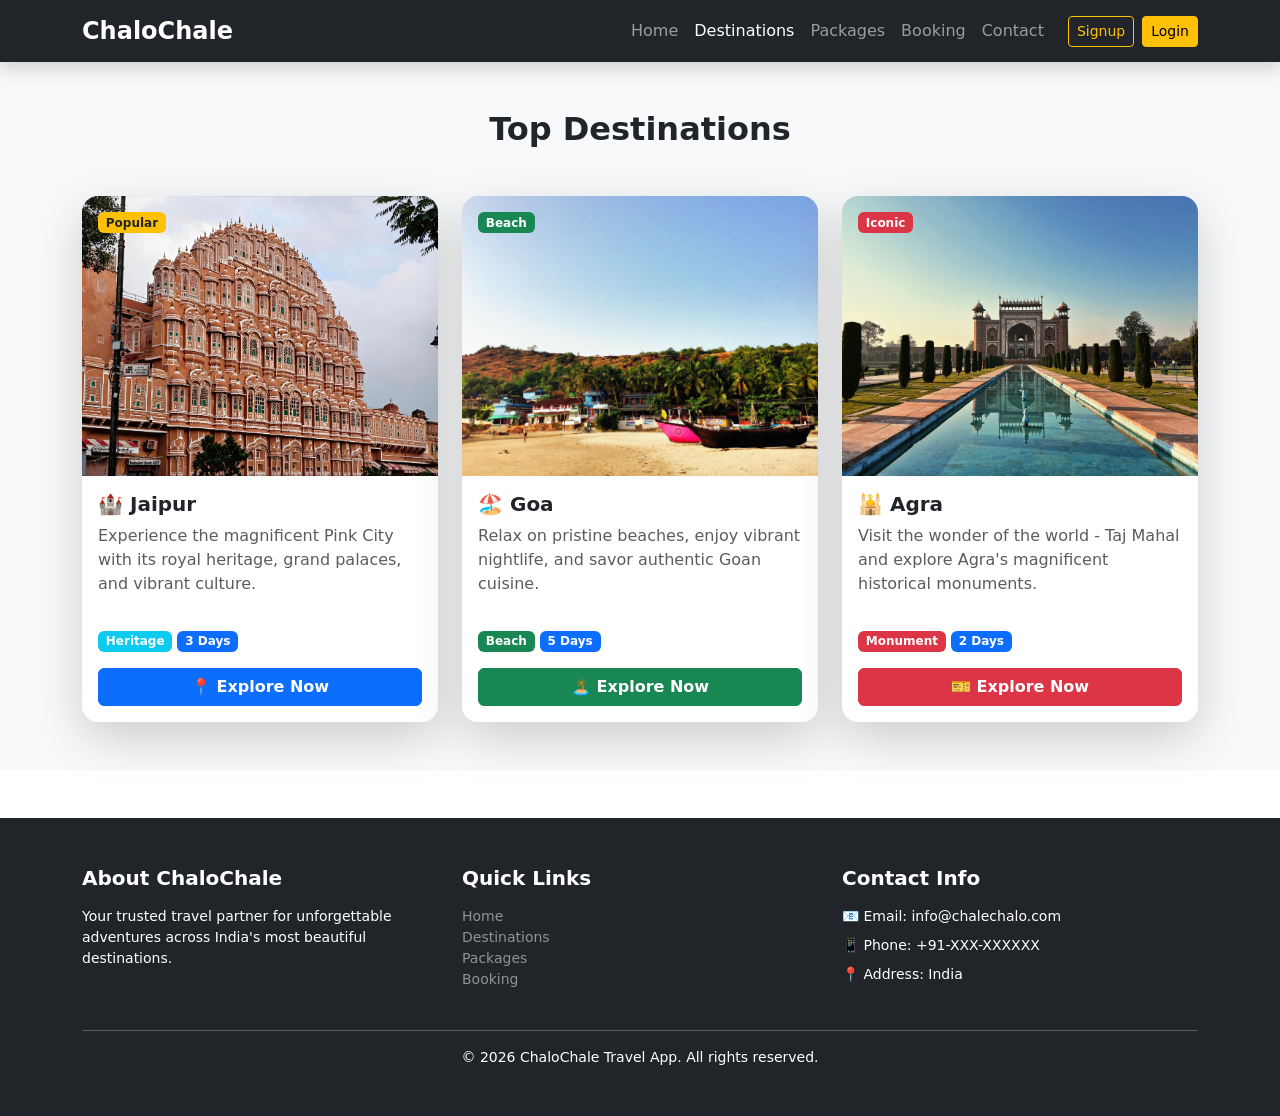
<file: destination.html>
<!DOCTYPE html>
<html lang="en">

<head>
    <meta charset="UTF-8">
    <meta name="viewport" content="width=device-width, initial-scale=1.0">
    <title>Destinations - ChaloChale</title>
    <link href="https://cdn.jsdelivr.net/npm/bootstrap@5.0.2/dist/css/bootstrap.min.css" rel="stylesheet"
        integrity="sha384-EVSTQN3/azprG1Anm3QDgpJLIm9Nao0Yz1ztcQTwFspd3yD65VohhpuuCOmLASjC" crossorigin="anonymous">
</head>

<body>
    <!-- Navigation Bar -->
    <nav class="navbar navbar-expand-lg navbar-dark bg-dark sticky-top shadow">
        <div class="container">
            <a class="navbar-brand fw-bold fs-4" href="index.html">ChaloChale</a>
            <button class="navbar-toggler" type="button" data-bs-toggle="collapse"
                data-bs-target="#navbarNav" aria-controls="navbarNav"
                aria-expanded="false" aria-label="Toggle navigation">
                <span class="navbar-toggler-icon"></span>
            </button>
            <div class="collapse navbar-collapse" id="navbarNav">
                <ul class="navbar-nav ms-auto">
                    <li class="nav-item"><a class="nav-link" href="index.html">Home</a></li>
                    <li class="nav-item"><a class="nav-link active" href="destination.html">Destinations</a></li>
                    <li class="nav-item"><a class="nav-link" href="packages.html">Packages</a></li>
                    <li class="nav-item"><a class="nav-link" href="booking.html">Booking</a></li>
                    <li class="nav-item"><a class="nav-link" href="contact.html">Contact</a></li>
                </ul>
                <div class="d-flex gap-2 ms-lg-3 flex-column flex-lg-row">
                    <a href="signup.html" class="btn btn-outline-warning btn-sm">Signup</a>
                    <a href="login.html" class="btn btn-warning btn-sm">Login</a>
                </div>
            </div>
        </div>
    </nav>

    <!-- Card Section -->
    <section class="py-5 bg-light">
        <div class="container">
            <!-- Section Title -->
            <h2 class="text-center fw-bold mb-5">Top Destinations</h2>

            <!-- Destination Cards Grid -->
            <div class="row g-4 justify-content-center">
                <!-- Card 1: Jaipur -->
                <div class="col-12 col-sm-10 col-md-6 col-lg-4">
                    <div class="card h-100 shadow-lg border-0 rounded-4 overflow-hidden" style="cursor: pointer; transition: transform 0.3s ease;">
                        <!-- Badge -->
                        <span class="badge bg-warning text-dark position-absolute top-0 start-0 m-3">Popular</span>
                        <!-- Image -->
                        <img src="Images/Jaipur.jpg" class="card-img-top" alt="Jaipur" style="width: 100%; height: 280px; object-fit: cover;">
                        <!-- Content -->
                        <div class="card-body d-flex flex-column">
                            <h5 class="card-title fw-bold fs-5">🏰 Jaipur</h5>
                            <p class="card-text text-muted">Experience the magnificent Pink City with its royal heritage, grand palaces, and vibrant culture.</p>
                            <div class="mt-3 mb-3">
                                <span class="badge bg-info">Heritage</span>
                                <span class="badge bg-primary">3 Days</span>
                            </div>
                            <a href="Booking.html" class="btn btn-primary mt-auto w-100 fw-bold">📍 Explore Now</a>
                        </div>
                    </div>
                </div>

                <!-- Card 2: Goa -->
                <div class="col-12 col-sm-10 col-md-6 col-lg-4">
                    <div class="card h-100 shadow-lg border-0 rounded-4 overflow-hidden" style="cursor: pointer; transition: transform 0.3s ease;">
                        <!-- Badge -->
                        <span class="badge bg-success position-absolute top-0 start-0 m-3">Beach</span>
                        <!-- Image -->
                        <img src="Images/Goa.jpg" class="card-img-top" alt="Goa" style="width: 100%; height: 280px; object-fit: cover;">
                        <!-- Content -->
                        <div class="card-body d-flex flex-column">
                            <h5 class="card-title fw-bold fs-5">🏖️ Goa</h5>
                            <p class="card-text text-muted">Relax on pristine beaches, enjoy vibrant nightlife, and savor authentic Goan cuisine.</p>
                            <div class="mt-3 mb-3">
                                <span class="badge bg-success">Beach</span>
                                <span class="badge bg-primary">5 Days</span>
                            </div>
                            <a href="Booking.html" class="btn btn-success mt-auto w-100 fw-bold">🏝️ Explore Now</a>
                        </div>
                    </div>
                </div>

                <!-- Card 3: Agra -->
                <div class="col-12 col-sm-10 col-md-6 col-lg-4">
                    <div class="card h-100 shadow-lg border-0 rounded-4 overflow-hidden" style="cursor: pointer; transition: transform 0.3s ease;">
                        <!-- Badge -->
                        <span class="badge bg-danger position-absolute top-0 start-0 m-3">Iconic</span>
                        <!-- Image -->
                        <img src="Images/Agra.jpg" class="card-img-top" alt="Agra" style="width: 100%; height: 280px; object-fit: cover;">
                        <!-- Content -->
                        <div class="card-body d-flex flex-column">
                            <h5 class="card-title fw-bold fs-5">🕌 Agra</h5>
                            <p class="card-text text-muted">Visit the wonder of the world - Taj Mahal and explore Agra's magnificent historical monuments.</p>
                            <div class="mt-3 mb-3">
                                <span class="badge bg-danger">Monument</span>
                                <span class="badge bg-primary">2 Days</span>
                            </div>
                            <a href="Booking.html" class="btn btn-danger mt-auto w-100 fw-bold">🎫 Explore Now</a>
                        </div>
                    </div>
                </div>
            </div>
        </div>
    </section>

    <!-- Footer -->
    <footer class="bg-dark text-white py-5 mt-5">
        <div class="container">
            <div class="row g-4 mb-4">
                <div class="col-12 col-md-4">
                    <h5 class="fw-bold mb-3">About ChaloChale</h5>
                    <p class="small">Your trusted travel partner for unforgettable adventures across India's most beautiful destinations.</p>
                </div>
                <div class="col-12 col-md-4">
                    <h5 class="fw-bold mb-3">Quick Links</h5>
                    <ul class="list-unstyled small">
                        <li><a href="index.html" class="text-decoration-none text-white-50">Home</a></li>
                        <li><a href="destination.html" class="text-decoration-none text-white-50">Destinations</a></li>
                        <li><a href="packages.html" class="text-decoration-none text-white-50">Packages</a></li>
                        <li><a href="Booking.html" class="text-decoration-none text-white-50">Booking</a></li>
                    </ul>
                </div>
                <div class="col-12 col-md-4">
                    <h5 class="fw-bold mb-3">Contact Info</h5>
                    <p class="small mb-2">📧 Email: info@chalechalo.com</p>
                    <p class="small mb-2">📱 Phone: +91-XXX-XXXXXX</p>
                    <p class="small">📍 Address: India</p>
                </div>
            </div>
            <hr class="bg-secondary opacity-25">
            <div class="text-center">
                <p class="small mb-0">&copy; 2026 ChaloChale Travel App. All rights reserved.</p>
            </div>
        </div>
    </footer>

    <script src="https://cdn.jsdelivr.net/npm/bootstrap@5.0.2/dist/js/bootstrap.bundle.min.js"
        integrity="sha384-MrcW6ZMFYlzcLA8Nl+NtUVF0sA7MsXsP1UyJoMp4YLEuNSfAP+JcXn/tWtIaxVXM" crossorigin="anonymous">
    </script>
</body>

</html>
</file>
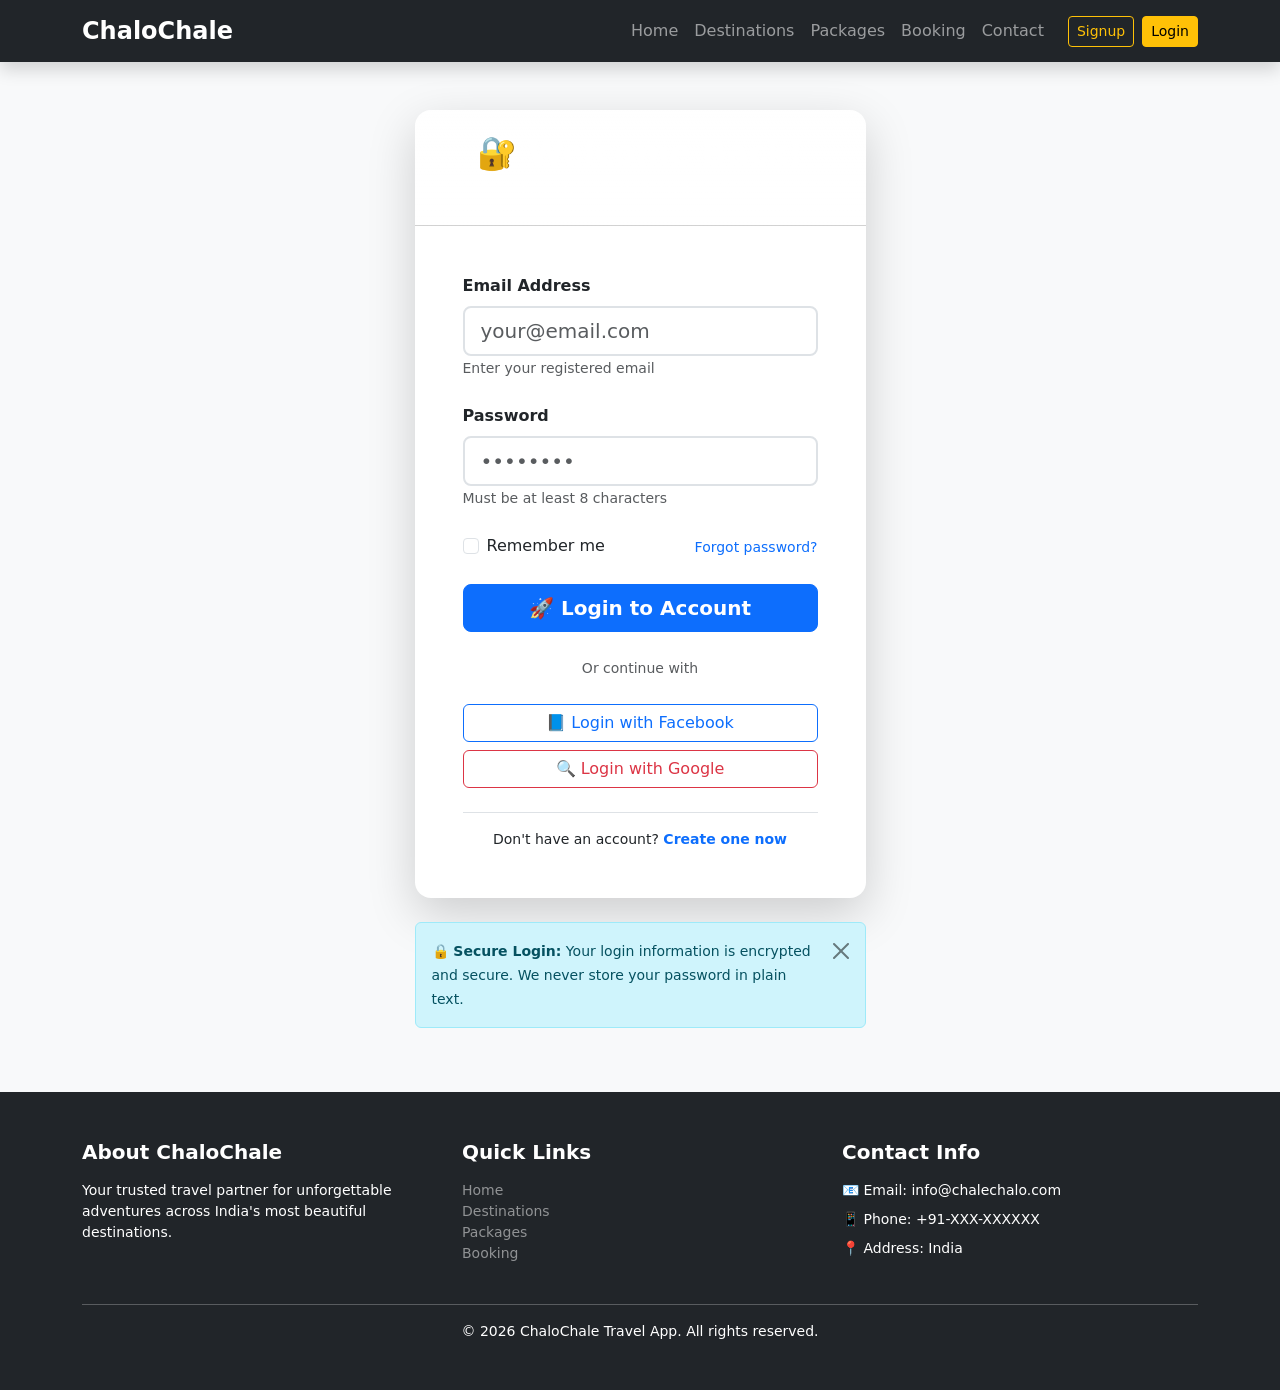
<file: Login.html>
<!DOCTYPE html>
<html lang="en">

<head>
    <meta charset="UTF-8">
    <meta name="viewport" content="width=device-width, initial-scale=1.0">
    <title>Login - ChaloChale</title>
    <link href="https://cdn.jsdelivr.net/npm/bootstrap@5.0.2/dist/css/bootstrap.min.css" rel="stylesheet"
        integrity="sha384-EVSTQN3/azprG1Anm3QDgpJLIm9Nao0Yz1ztcQTwFspd3yD65VohhpuuCOmLASjC" crossorigin="anonymous">
</head>

<body>
    <!-- Navigation Bar -->
    <nav class="navbar navbar-expand-lg navbar-dark bg-dark sticky-top shadow">
        <div class="container">
            <a class="navbar-brand fw-bold fs-4" href="index.html">ChaloChale</a>
            <button class="navbar-toggler" type="button" data-bs-toggle="collapse"
                data-bs-target="#navbarNav" aria-controls="navbarNav"
                aria-expanded="false" aria-label="Toggle navigation">
                <span class="navbar-toggler-icon"></span>
            </button>
            <div class="collapse navbar-collapse" id="navbarNav">
                <ul class="navbar-nav ms-auto">
                    <li class="nav-item"><a class="nav-link" href="index.html">Home</a></li>
                    <li class="nav-item"><a class="nav-link" href="destination.html">Destinations</a></li>
                    <li class="nav-item"><a class="nav-link" href="packages.html">Packages</a></li>
                    <li class="nav-item"><a class="nav-link" href="Booking.html">Booking</a></li>
                    <li class="nav-item"><a class="nav-link" href="Contact.html">Contact</a></li>
                </ul>
                <div class="d-flex gap-2 ms-lg-3 flex-column flex-lg-row">
                    <a href="signup.html" class="btn btn-outline-warning btn-sm">Signup</a>
                    <a href="Login.html" class="btn btn-warning btn-sm">Login</a>
                </div>
            </div>
        </div>
    </nav>

    <!-- Login Section -->
    <section class="py-5 bg-light min-vh-100 d-flex align-items-center">
        <div class="container">
            <div class="row justify-content-center">
                <div class="col-12 col-sm-10 col-md-8 col-lg-6 col-xl-5">
                    <!-- Login Card -->
                    <div class="card shadow-lg border-0 rounded-4 overflow-hidden">
                        <!-- Card Header with gradient -->
                        <div class="card-header bg-gradient text-white py-4 text-center" style="background: linear-gradient(135deg, #667eea 0%, #764ba2 100%);">
                            <h2 class="mb-0 fw-bold">🔐 Welcome Back!</h2>
                            <p class="mb-0 mt-2 small">Login to your ChaloChale account</p>
                        </div>

                        <!-- Card Body -->
                        <div class="card-body p-4 p-md-5">
                            <form id="loginForm">
                                <!-- Email Input -->
                                <div class="mb-4">
                                    <label for="email" class="form-label fw-bold">Email Address</label>
                                    <input type="email" class="form-control form-control-lg border-2" id="email" placeholder="your@email.com" required>
                                    <small class="text-muted">Enter your registered email</small>
                                </div>

                                <!-- Password Input -->
                                <div class="mb-4">
                                    <label for="password" class="form-label fw-bold">Password</label>
                                    <input type="password" class="form-control form-control-lg border-2" id="password" placeholder="••••••••" required>
                                    <small class="text-muted">Must be at least 8 characters</small>
                                </div>

                                <!-- Remember Me & Forgot Password -->
                                <div class="row align-items-center mb-4">
                                    <div class="col-6">
                                        <div class="form-check">
                                            <input class="form-check-input" type="checkbox" id="rememberMe">
                                            <label class="form-check-label" for="rememberMe">Remember me</label>
                                        </div>
                                    </div>
                                    <div class="col-6 text-end">
                                        <a href="#" class="text-decoration-none small">Forgot password?</a>
                                    </div>
                                </div>

                                <!-- Login Button -->
                                <div class="d-grid">
                                    <button type="submit" class="btn btn-primary btn-lg fw-bold">
                                        🚀 Login to Account
                                    </button>
                                </div>

                                <!-- Divider -->
                                <div class="my-4 text-center">
                                    <small class="text-muted">Or continue with</small>
                                </div>

                                <!-- Social Logins -->
                                <div class="d-grid gap-2">
                                    <button type="button" class="btn btn-outline-primary">
                                        📘 Login with Facebook
                                    </button>
                                    <button type="button" class="btn btn-outline-danger">
                                        🔍 Login with Google
                                    </button>
                                </div>
                            </form>

                            <!-- Signup Link -->
                            <div class="text-center mt-4 pt-3 border-top">
                                <p class="small mb-0">Don't have an account? <a href="signup.html" class="fw-bold text-decoration-none">Create one now</a></p>
                            </div>
                        </div>
                    </div>

                    <!-- Security Info -->
                    <div class="alert alert-info alert-dismissible fade show mt-4" role="alert">
                        <small><strong>🔒 Secure Login:</strong> Your login information is encrypted and secure. We never store your password in plain text.</small>
                        <button type="button" class="btn-close" data-bs-dismiss="alert" aria-label="Close"></button>
                    </div>
                </div>
            </div>
        </div>
    </section>

    <!-- Footer -->
    <footer class="bg-dark text-white py-5">
        <div class="container">
            <div class="row g-4 mb-4">
                <div class="col-12 col-md-4">
                    <h5 class="fw-bold mb-3">About ChaloChale</h5>
                    <p class="small">Your trusted travel partner for unforgettable adventures across India's most beautiful destinations.</p>
                </div>
                <div class="col-12 col-md-4">
                    <h5 class="fw-bold mb-3">Quick Links</h5>
                    <ul class="list-unstyled small">
                        <li><a href="index.html" class="text-decoration-none text-white-50">Home</a></li>
                        <li><a href="destination.html" class="text-decoration-none text-white-50">Destinations</a></li>
                        <li><a href="packages.html" class="text-decoration-none text-white-50">Packages</a></li>
                        <li><a href="Booking.html" class="text-decoration-none text-white-50">Booking</a></li>
                    </ul>
                </div>
                <div class="col-12 col-md-4">
                    <h5 class="fw-bold mb-3">Contact Info</h5>
                    <p class="small mb-2">📧 Email: info@chalechalo.com</p>
                    <p class="small mb-2">📱 Phone: +91-XXX-XXXXXX</p>
                    <p class="small">📍 Address: India</p>
                </div>
            </div>
            <hr class="bg-secondary opacity-25">
            <div class="text-center">
                <p class="small mb-0">&copy; 2026 ChaloChale Travel App. All rights reserved.</p>
            </div>
        </div>
    </footer>

    <script src="https://cdn.jsdelivr.net/npm/bootstrap@5.0.2/dist/js/bootstrap.bundle.min.js"
        integrity="sha384-MrcW6ZMFYlzcLA8Nl+NtUVF0sA7MsXsP1UyJoMp4YLEuNSfAP+JcXn/tWtIaxVXM" crossorigin="anonymous">
    </script>
</body>

</html>
</file>
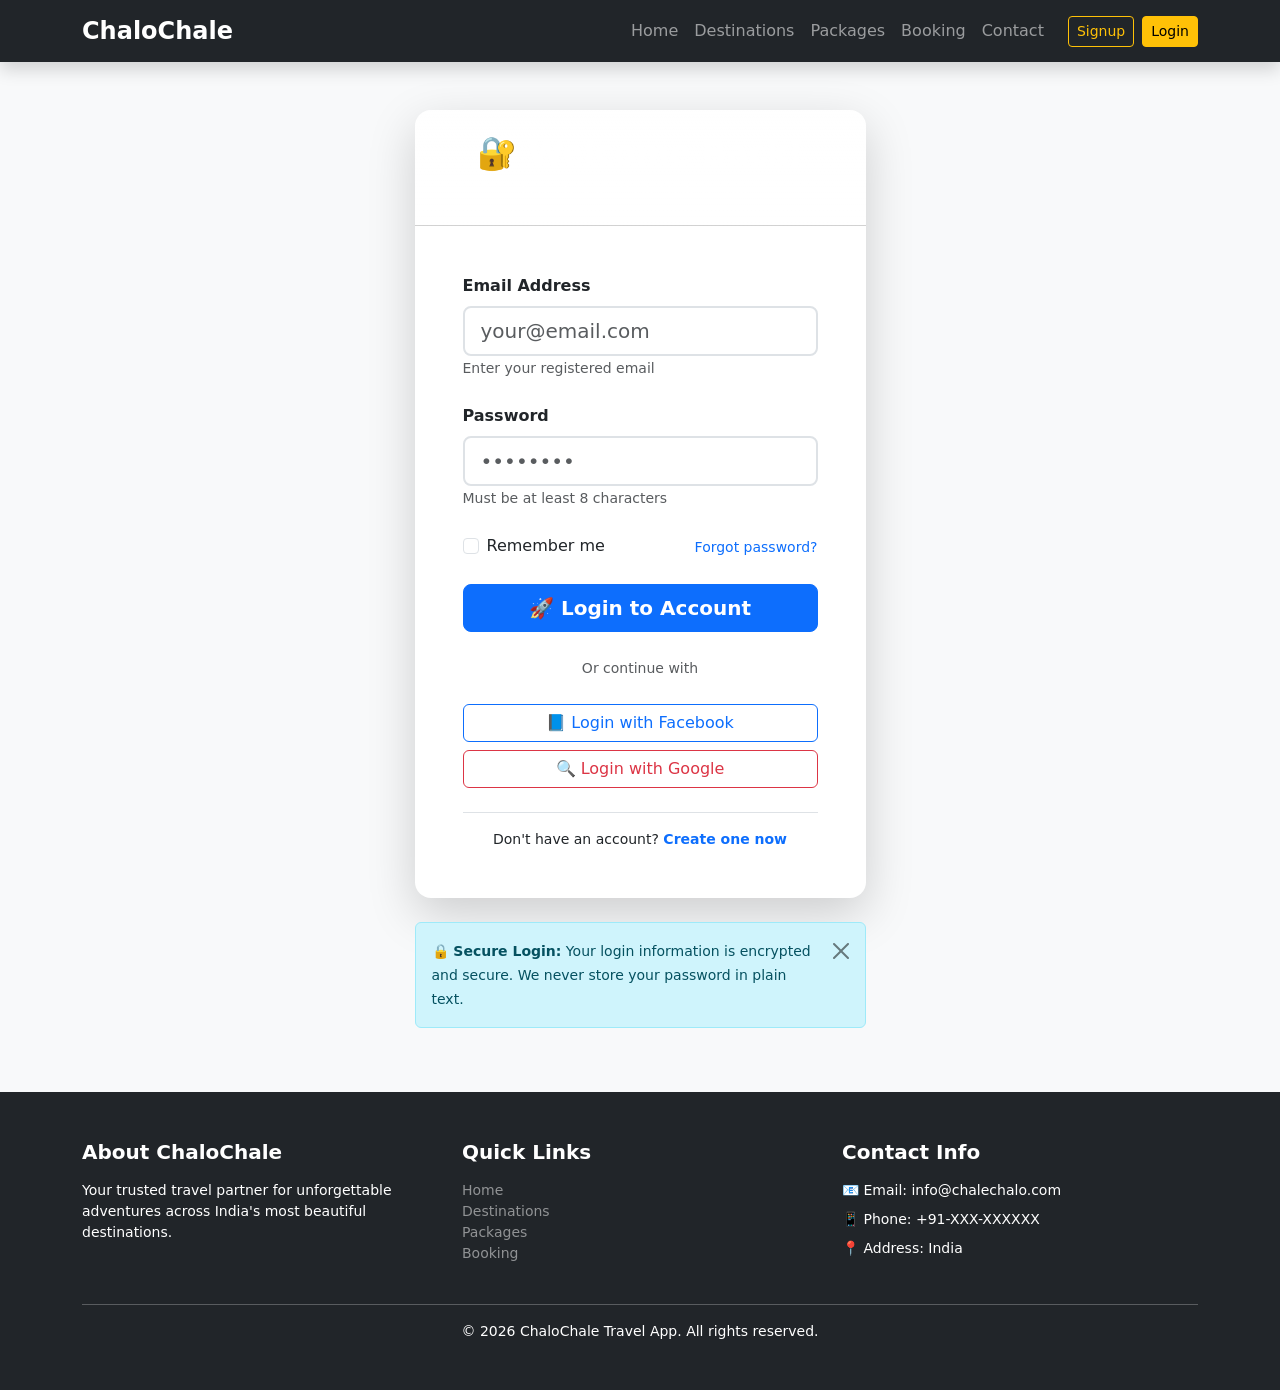
<file: login.html>
<!DOCTYPE html>
<html lang="en">

<head>
    <meta charset="UTF-8">
    <meta name="viewport" content="width=device-width, initial-scale=1.0">
    <title>Login - ChaloChale</title>
    <link href="https://cdn.jsdelivr.net/npm/bootstrap@5.0.2/dist/css/bootstrap.min.css" rel="stylesheet"
        integrity="sha384-EVSTQN3/azprG1Anm3QDgpJLIm9Nao0Yz1ztcQTwFspd3yD65VohhpuuCOmLASjC" crossorigin="anonymous">
</head>

<body>
    <!-- Navigation Bar -->
    <nav class="navbar navbar-expand-lg navbar-dark bg-dark sticky-top shadow">
        <div class="container">
            <a class="navbar-brand fw-bold fs-4" href="index.html">ChaloChale</a>
            <button class="navbar-toggler" type="button" data-bs-toggle="collapse"
                data-bs-target="#navbarNav" aria-controls="navbarNav"
                aria-expanded="false" aria-label="Toggle navigation">
                <span class="navbar-toggler-icon"></span>
            </button>
            <div class="collapse navbar-collapse" id="navbarNav">
                <ul class="navbar-nav ms-auto">
                    <li class="nav-item"><a class="nav-link" href="index.html">Home</a></li>
                    <li class="nav-item"><a class="nav-link" href="destination.html">Destinations</a></li>
                    <li class="nav-item"><a class="nav-link" href="packages.html">Packages</a></li>
                    <li class="nav-item"><a class="nav-link" href="booking.html">Booking</a></li>
                    <li class="nav-item"><a class="nav-link" href="contact.html">Contact</a></li>
                </ul>
                <div class="d-flex gap-2 ms-lg-3 flex-column flex-lg-row">
                    <a href="signup.html" class="btn btn-outline-warning btn-sm">Signup</a>
                    <a href="login.html" class="btn btn-warning btn-sm">Login</a>
                </div>
            </div>
        </div>
    </nav>

    <!-- Login Section -->
    <section class="py-5 bg-light min-vh-100 d-flex align-items-center">
        <div class="container">
            <div class="row justify-content-center">
                <div class="col-12 col-sm-10 col-md-8 col-lg-6 col-xl-5">
                    <!-- Login Card -->
                    <div class="card shadow-lg border-0 rounded-4 overflow-hidden">
                        <!-- Card Header with gradient -->
                        <div class="card-header bg-gradient text-white py-4 text-center" style="background: linear-gradient(135deg, #667eea 0%, #764ba2 100%);">
                            <h2 class="mb-0 fw-bold">🔐 Welcome Back!</h2>
                            <p class="mb-0 mt-2 small">Login to your ChaloChale account</p>
                        </div>

                        <!-- Card Body -->
                        <div class="card-body p-4 p-md-5">
                            <form id="loginForm">
                                <!-- Email Input -->
                                <div class="mb-4">
                                    <label for="email" class="form-label fw-bold">Email Address</label>
                                    <input type="email" class="form-control form-control-lg border-2" id="email" placeholder="your@email.com" required>
                                    <small class="text-muted">Enter your registered email</small>
                                </div>

                                <!-- Password Input -->
                                <div class="mb-4">
                                    <label for="password" class="form-label fw-bold">Password</label>
                                    <input type="password" class="form-control form-control-lg border-2" id="password" placeholder="••••••••" required>
                                    <small class="text-muted">Must be at least 8 characters</small>
                                </div>

                                <!-- Remember Me & Forgot Password -->
                                <div class="row align-items-center mb-4">
                                    <div class="col-6">
                                        <div class="form-check">
                                            <input class="form-check-input" type="checkbox" id="rememberMe">
                                            <label class="form-check-label" for="rememberMe">Remember me</label>
                                        </div>
                                    </div>
                                    <div class="col-6 text-end">
                                        <a href="#" class="text-decoration-none small">Forgot password?</a>
                                    </div>
                                </div>

                                <!-- Login Button -->
                                <div class="d-grid">
                                    <button type="submit" class="btn btn-primary btn-lg fw-bold">
                                        🚀 Login to Account
                                    </button>
                                </div>

                                <!-- Divider -->
                                <div class="my-4 text-center">
                                    <small class="text-muted">Or continue with</small>
                                </div>

                                <!-- Social Logins -->
                                <div class="d-grid gap-2">
                                    <button type="button" class="btn btn-outline-primary">
                                        📘 Login with Facebook
                                    </button>
                                    <button type="button" class="btn btn-outline-danger">
                                        🔍 Login with Google
                                    </button>
                                </div>
                            </form>

                            <!-- Signup Link -->
                            <div class="text-center mt-4 pt-3 border-top">
                                <p class="small mb-0">Don't have an account? <a href="signup.html" class="fw-bold text-decoration-none">Create one now</a></p>
                            </div>
                        </div>
                    </div>

                    <!-- Security Info -->
                    <div class="alert alert-info alert-dismissible fade show mt-4" role="alert">
                        <small><strong>🔒 Secure Login:</strong> Your login information is encrypted and secure. We never store your password in plain text.</small>
                        <button type="button" class="btn-close" data-bs-dismiss="alert" aria-label="Close"></button>
                    </div>
                </div>
            </div>
        </div>
    </section>

    <!-- Footer -->
    <footer class="bg-dark text-white py-5">
        <div class="container">
            <div class="row g-4 mb-4">
                <div class="col-12 col-md-4">
                    <h5 class="fw-bold mb-3">About ChaloChale</h5>
                    <p class="small">Your trusted travel partner for unforgettable adventures across India's most beautiful destinations.</p>
                </div>
                <div class="col-12 col-md-4">
                    <h5 class="fw-bold mb-3">Quick Links</h5>
                    <ul class="list-unstyled small">
                        <li><a href="index.html" class="text-decoration-none text-white-50">Home</a></li>
                        <li><a href="destination.html" class="text-decoration-none text-white-50">Destinations</a></li>
                        <li><a href="packages.html" class="text-decoration-none text-white-50">Packages</a></li>
                        <li><a href="Booking.html" class="text-decoration-none text-white-50">Booking</a></li>
                    </ul>
                </div>
                <div class="col-12 col-md-4">
                    <h5 class="fw-bold mb-3">Contact Info</h5>
                    <p class="small mb-2">📧 Email: info@chalechalo.com</p>
                    <p class="small mb-2">📱 Phone: +91-XXX-XXXXXX</p>
                    <p class="small">📍 Address: India</p>
                </div>
            </div>
            <hr class="bg-secondary opacity-25">
            <div class="text-center">
                <p class="small mb-0">&copy; 2026 ChaloChale Travel App. All rights reserved.</p>
            </div>
        </div>
    </footer>

    <script src="https://cdn.jsdelivr.net/npm/bootstrap@5.0.2/dist/js/bootstrap.bundle.min.js"
        integrity="sha384-MrcW6ZMFYlzcLA8Nl+NtUVF0sA7MsXsP1UyJoMp4YLEuNSfAP+JcXn/tWtIaxVXM" crossorigin="anonymous">
    </script>
</body>

</html>
</file>
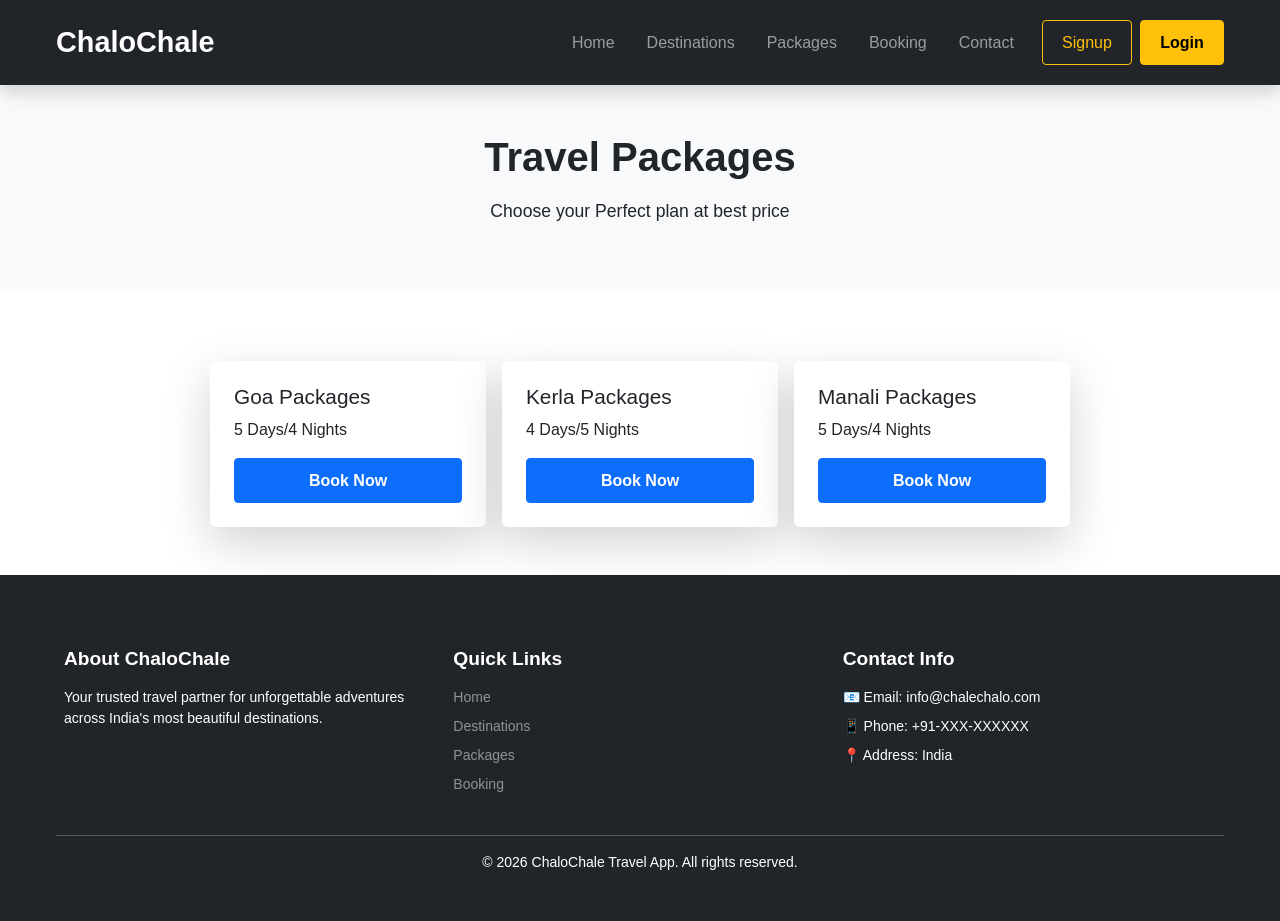
<file: Packages.html>
<!DOCTYPE html>
<html lang="en">

<head>
    <meta charset="UTF-8">
    <meta name="viewport" content="width=device-width, initial-scale=1.0">
    <title>Packages</title>
    <link href="https://cdn.jsdelivr.net/npm/bootstrap@5.0.2/dist/css/bootstrap.min.css" rel="stylesheet"
        integrity="sha384-EVSTQN3/azprG1Anm3QDgpJLIm9Nao0Yz1ztcQTwFspd3yD65VohhpuuCOmLASjC" crossorigin="anonymous">
    <link rel="stylesheet" href="CSS/responsive.css"></head>

<body>
    <!--Start Nav-->
  <nav class="navbar navbar-expand-lg navbar-dark bg-dark sticky-top shadow">
        <div class="container">
            <a class="navbar-brand fw-bold fs-4" href="index.html">ChaloChale</a>
            <button class="navbar-toggler" type="button" data-bs-toggle="collapse"
                data-bs-target="#navbarNav" aria-controls="navbarNav"
                aria-expanded="false" aria-label="Toggle navigation">
                <span class="navbar-toggler-icon"></span>
            </button>
            <div class="collapse navbar-collapse" id="navbarNav">
                <ul class="navbar-nav ms-auto">
                    <li class="nav-item"><a class="nav-link" href="index.html">Home</a></li>
                    <li class="nav-item"><a class="nav-link" href="destination.html">Destinations</a></li>
                    <li class="nav-item"><a class="nav-link" href="packages.html">Packages</a></li>
                    <li class="nav-item"><a class="nav-link" href="Booking.html">Booking</a></li>
                    <li class="nav-item"><a class="nav-link" href="Contact.html">Contact</a></li>
                </ul>
                <div class="d-flex gap-2 ms-lg-3 flex-column flex-lg-row">
                    <a href="signup.html" class="btn btn-outline-warning btn-sm">Signup</a>
                    <a href="Login.html" class="btn btn-warning btn-sm">Login</a>
                </div>
            </div>
        </div>
    </nav>

<!--Navbar End-->
    

    <section class="py-5 text-center bg-light">
        <div class="container">
            <h1 class="fw-bold">Travel Packages</h1>
            <p>Choose your Perfect plan at best price</p>
        </div>
    </section>

    <!--Card start-->
    <section class="py-5">
        <div class="container">
            <div class="row g-4 justify-content-center">
                <div class="col-12 col-sm-6 col-md-4 col-lg-3">
                    <div class="card h-100 shadow-lg border-0">
                        <div class="card-body d-flex flex-column">
                            <h5 class="card-title">Goa Packages</h5>
                            <p class="card-text">5 Days/4 Nights</p>
                            <a href="#" class="btn btn-primary mt-auto w-100">Book Now</a>
                        </div>
                    </div>
                </div>

                <div class="col-12 col-sm-6 col-md-4 col-lg-3">
                    <div class="card h-100 shadow-lg border-0">
                        <div class="card-body d-flex flex-column">
                            <h5 class="card-title">Kerla Packages</h5>
                            <p class="card-text">4 Days/5 Nights</p>
                            <a href="#" class="btn btn-primary mt-auto w-100">Book Now</a>
                        </div>
                    </div>
                </div>

                <div class="col-12 col-sm-6 col-md-4 col-lg-3">
                    <div class="card h-100 shadow-lg border-0">
                        <div class="card-body d-flex flex-column">
                            <h5 class="card-title">Manali Packages</h5>
                            <p class="card-text">5 Days/4 Nights</p>
                            <a href="#" class="btn btn-primary mt-auto w-100">Book Now</a>
                        </div>
                    </div>
                </div>

            </div>

        </div>

    </section>
    <!--Card End-->
        <footer class="bg-dark text-white py-5">
        <div class="container">
            <div class="row g-4 mb-4">
                <div class="col-12 col-md-4">
                    <h5 class="fw-bold mb-3">About ChaloChale</h5>
                    <p class="small">Your trusted travel partner for unforgettable adventures across India's most beautiful destinations.</p>
                </div>
                <div class="col-12 col-md-4">
                    <h5 class="fw-bold mb-3">Quick Links</h5>
                    <ul class="list-unstyled small">
                        <li><a href="index.html" class="text-decoration-none text-white-50">Home</a></li>
                        <li><a href="destination.html" class="text-decoration-none text-white-50">Destinations</a></li>
                        <li><a href="packages.html" class="text-decoration-none text-white-50">Packages</a></li>
                        <li><a href="Booking.html" class="text-decoration-none text-white-50">Booking</a></li>
                    </ul>
                </div>
                <div class="col-12 col-md-4">
                    <h5 class="fw-bold mb-3">Contact Info</h5>
                    <p class="small mb-2">📧 Email: info@chalechalo.com</p>
                    <p class="small mb-2">📱 Phone: +91-XXX-XXXXXX</p>
                    <p class="small">📍 Address: India</p>
                </div>
            </div>
            <hr class="bg-secondary opacity-25">
            <div class="text-center">
                <p class="small mb-0">&copy; 2026 ChaloChale Travel App. All rights reserved.</p>
            </div>
        </div>
    </footer>
 </div>
 <!--Footer End-->
    


    <script src="https://cdn.jsdelivr.net/npm/bootstrap@5.0.2/dist/js/bootstrap.bundle.min.js"
        integrity="sha384-MrcW6ZMFYlzcLA8Nl+NtUVF0sA7MsXsP1UyJoMp4YLEuNSfAP+JcXn/tWtIaxVXM" crossorigin="anonymous">
        </script>

</body>

</html>
</file>
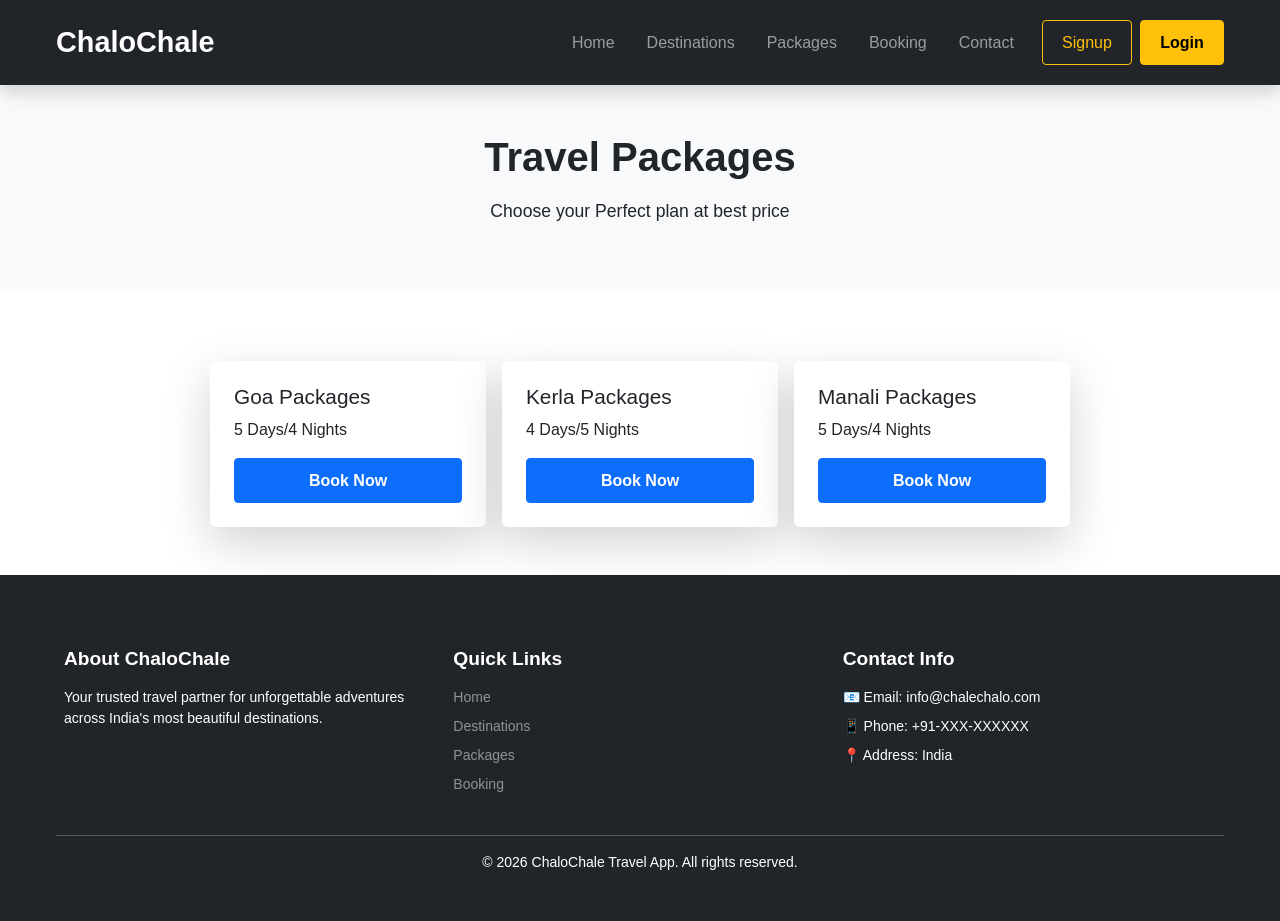
<file: packages.html>
<!DOCTYPE html>
<html lang="en">

<head>
    <meta charset="UTF-8">
    <meta name="viewport" content="width=device-width, initial-scale=1.0">
    <title>Packages</title>
    <link href="https://cdn.jsdelivr.net/npm/bootstrap@5.0.2/dist/css/bootstrap.min.css" rel="stylesheet"
        integrity="sha384-EVSTQN3/azprG1Anm3QDgpJLIm9Nao0Yz1ztcQTwFspd3yD65VohhpuuCOmLASjC" crossorigin="anonymous">
    <link rel="stylesheet" href="CSS/responsive.css"></head>

<body>
    <!--Start Nav-->
  <nav class="navbar navbar-expand-lg navbar-dark bg-dark sticky-top shadow">
        <div class="container">
            <a class="navbar-brand fw-bold fs-4" href="index.html">ChaloChale</a>
            <button class="navbar-toggler" type="button" data-bs-toggle="collapse"
                data-bs-target="#navbarNav" aria-controls="navbarNav"
                aria-expanded="false" aria-label="Toggle navigation">
                <span class="navbar-toggler-icon"></span>
            </button>
            <div class="collapse navbar-collapse" id="navbarNav">
                <ul class="navbar-nav ms-auto">
                    <li class="nav-item"><a class="nav-link" href="index.html">Home</a></li>
                    <li class="nav-item"><a class="nav-link" href="destination.html">Destinations</a></li>
                    <li class="nav-item"><a class="nav-link" href="packages.html">Packages</a></li>
                    <li class="nav-item"><a class="nav-link" href="booking.html">Booking</a></li>
                    <li class="nav-item"><a class="nav-link" href="contact.html">Contact</a></li>
                </ul>
                <div class="d-flex gap-2 ms-lg-3 flex-column flex-lg-row">
                    <a href="signup.html" class="btn btn-outline-warning btn-sm">Signup</a>
                    <a href="login.html" class="btn btn-warning btn-sm">Login</a>
                </div>
            </div>
        </div>
    </nav>

<!--Navbar End-->
    

    <section class="py-5 text-center bg-light">
        <div class="container">
            <h1 class="fw-bold">Travel Packages</h1>
            <p>Choose your Perfect plan at best price</p>
        </div>
    </section>

    <!--Card start-->
    <section class="py-5">
        <div class="container">
            <div class="row g-4 justify-content-center">
                <div class="col-12 col-sm-6 col-md-4 col-lg-3">
                    <div class="card h-100 shadow-lg border-0">
                        <div class="card-body d-flex flex-column">
                            <h5 class="card-title">Goa Packages</h5>
                            <p class="card-text">5 Days/4 Nights</p>
                            <a href="#" class="btn btn-primary mt-auto w-100">Book Now</a>
                        </div>
                    </div>
                </div>

                <div class="col-12 col-sm-6 col-md-4 col-lg-3">
                    <div class="card h-100 shadow-lg border-0">
                        <div class="card-body d-flex flex-column">
                            <h5 class="card-title">Kerla Packages</h5>
                            <p class="card-text">4 Days/5 Nights</p>
                            <a href="#" class="btn btn-primary mt-auto w-100">Book Now</a>
                        </div>
                    </div>
                </div>

                <div class="col-12 col-sm-6 col-md-4 col-lg-3">
                    <div class="card h-100 shadow-lg border-0">
                        <div class="card-body d-flex flex-column">
                            <h5 class="card-title">Manali Packages</h5>
                            <p class="card-text">5 Days/4 Nights</p>
                            <a href="#" class="btn btn-primary mt-auto w-100">Book Now</a>
                        </div>
                    </div>
                </div>

            </div>

        </div>

    </section>
    <!--Card End-->
        <footer class="bg-dark text-white py-5">
        <div class="container">
            <div class="row g-4 mb-4">
                <div class="col-12 col-md-4">
                    <h5 class="fw-bold mb-3">About ChaloChale</h5>
                    <p class="small">Your trusted travel partner for unforgettable adventures across India's most beautiful destinations.</p>
                </div>
                <div class="col-12 col-md-4">
                    <h5 class="fw-bold mb-3">Quick Links</h5>
                    <ul class="list-unstyled small">
                        <li><a href="index.html" class="text-decoration-none text-white-50">Home</a></li>
                        <li><a href="destination.html" class="text-decoration-none text-white-50">Destinations</a></li>
                        <li><a href="packages.html" class="text-decoration-none text-white-50">Packages</a></li>
                        <li><a href="Booking.html" class="text-decoration-none text-white-50">Booking</a></li>
                    </ul>
                </div>
                <div class="col-12 col-md-4">
                    <h5 class="fw-bold mb-3">Contact Info</h5>
                    <p class="small mb-2">📧 Email: info@chalechalo.com</p>
                    <p class="small mb-2">📱 Phone: +91-XXX-XXXXXX</p>
                    <p class="small">📍 Address: India</p>
                </div>
            </div>
            <hr class="bg-secondary opacity-25">
            <div class="text-center">
                <p class="small mb-0">&copy; 2026 ChaloChale Travel App. All rights reserved.</p>
            </div>
        </div>
    </footer>
 </div>
 <!--Footer End-->
    


    <script src="https://cdn.jsdelivr.net/npm/bootstrap@5.0.2/dist/js/bootstrap.bundle.min.js"
        integrity="sha384-MrcW6ZMFYlzcLA8Nl+NtUVF0sA7MsXsP1UyJoMp4YLEuNSfAP+JcXn/tWtIaxVXM" crossorigin="anonymous">
        </script>

</body>

</html>
</file>
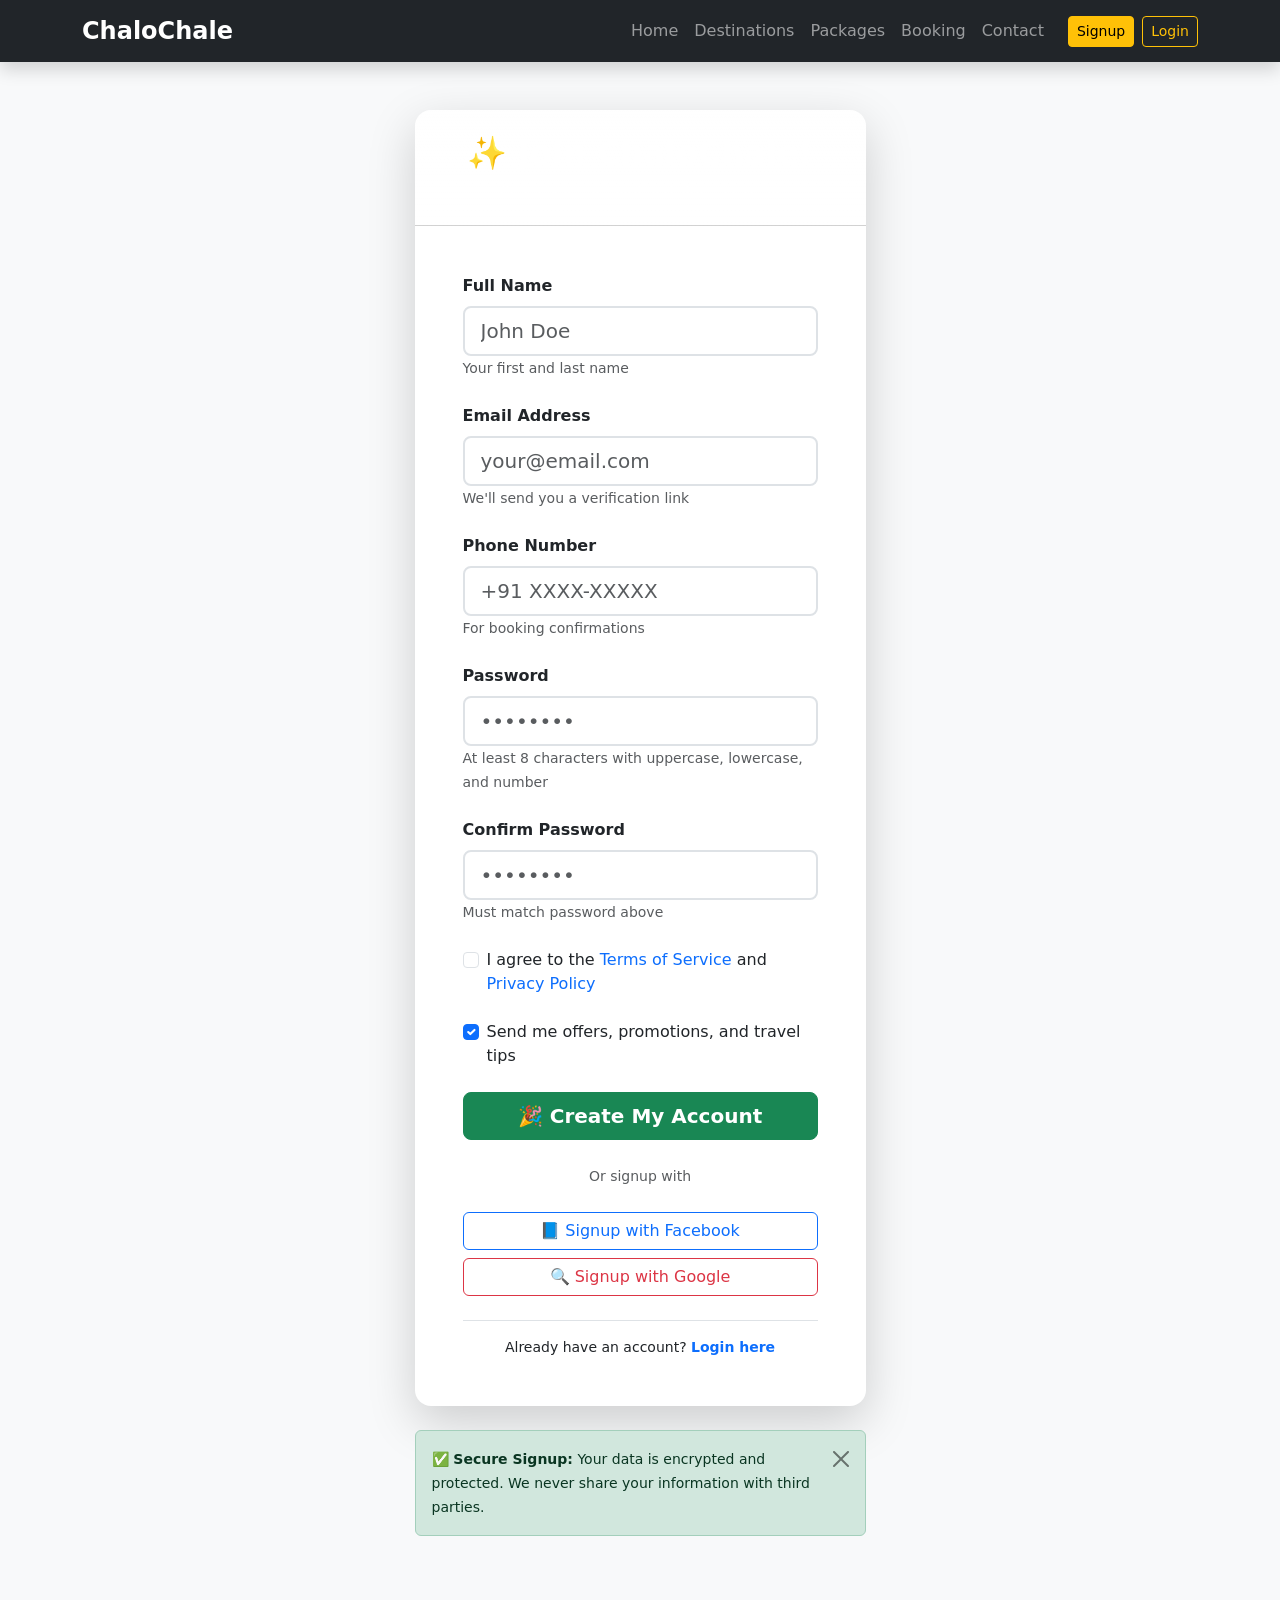
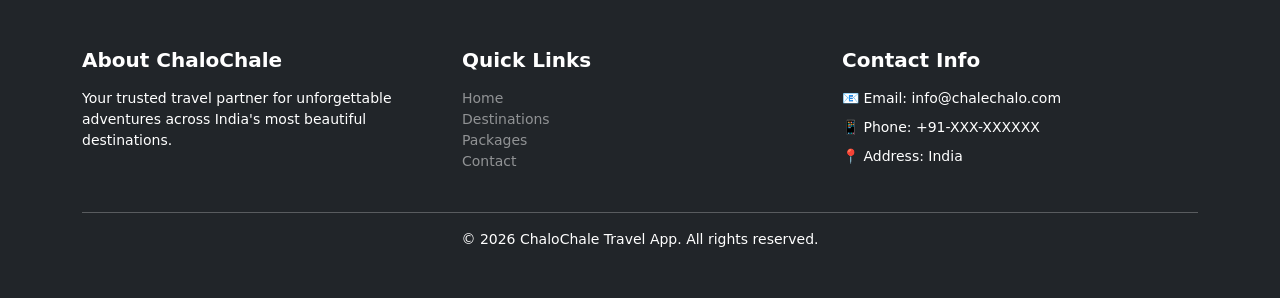
<file: Signup.html>
<!DOCTYPE html>
<html lang="en">

<head>
    <meta charset="UTF-8">
    <meta name="viewport" content="width=device-width, initial-scale=1.0">
    <title>Sign up</title>
    <link href="https://cdn.jsdelivr.net/npm/bootstrap@5.0.2/dist/css/bootstrap.min.css" rel="stylesheet"
        integrity="sha384-EVSTQN3/azprG1Anm3QDgpJLIm9Nao0Yz1ztcQTwFspd3yD65VohhpuuCOmLASjC" crossorigin="anonymous">
</head>

<body>
    <!-- Navigation Bar -->
    <nav class="navbar navbar-expand-lg navbar-dark bg-dark sticky-top shadow">
        <div class="container">
            <a class="navbar-brand fw-bold fs-4" href="index.html">ChaloChale</a>
            <button class="navbar-toggler" type="button" data-bs-toggle="collapse"
                data-bs-target="#navbarNav" aria-controls="navbarNav"
                aria-expanded="false" aria-label="Toggle navigation">
                <span class="navbar-toggler-icon"></span>
            </button>
            <div class="collapse navbar-collapse" id="navbarNav">
                <ul class="navbar-nav ms-auto">
                    <li class="nav-item"><a class="nav-link" href="index.html">Home</a></li>
                    <li class="nav-item"><a class="nav-link" href="destination.html">Destinations</a></li>
                    <li class="nav-item"><a class="nav-link" href="packages.html">Packages</a></li>
                    <li class="nav-item"><a class="nav-link" href="Booking.html">Booking</a></li>
                    <li class="nav-item"><a class="nav-link" href="Contact.html">Contact</a></li>
                </ul>
                <div class="d-flex gap-2 ms-lg-3 flex-column flex-lg-row">
                    <a href="signup.html" class="btn btn-warning btn-sm">Signup</a>
                    <a href="Login.html" class="btn btn-outline-warning btn-sm">Login</a>
                </div>
            </div>
        </div>
    </nav>

    <!-- Signup Section -->
    <section class="py-5 bg-light min-vh-100 d-flex align-items-center">
        <div class="container">
            <div class="row justify-content-center">
                <div class="col-12 col-sm-10 col-md-8 col-lg-6 col-xl-5">
                    <!-- Signup Card -->
                    <div class="card shadow-lg border-0 rounded-4 overflow-hidden">
                        <!-- Card Header with gradient -->
                        <div class="card-header bg-gradient text-white py-4 text-center" style="background: linear-gradient(135deg, #f093fb 0%, #f5576c 100%);">
                            <h2 class="mb-0 fw-bold">✨ Join ChaloChale!</h2>
                            <p class="mb-0 mt-2 small">Create your account and start exploring</p>
                        </div>

                        <!-- Card Body -->
                        <div class="card-body p-4 p-md-5">
                            <form id="signupForm">
                                <!-- Full Name Input -->
                                <div class="mb-4">
                                    <label for="fullName" class="form-label fw-bold">Full Name</label>
                                    <input type="text" class="form-control form-control-lg border-2" id="fullName" placeholder="John Doe" required>
                                    <small class="text-muted">Your first and last name</small>
                                </div>

                                <!-- Email Input -->
                                <div class="mb-4">
                                    <label for="email" class="form-label fw-bold">Email Address</label>
                                    <input type="email" class="form-control form-control-lg border-2" id="email" placeholder="your@email.com" required>
                                    <small class="text-muted">We'll send you a verification link</small>
                                </div>

                                <!-- Phone Input -->
                                <div class="mb-4">
                                    <label for="phone" class="form-label fw-bold">Phone Number</label>
                                    <input type="tel" class="form-control form-control-lg border-2" id="phone" placeholder="+91 XXXX-XXXXX" required>
                                    <small class="text-muted">For booking confirmations</small>
                                </div>

                                <!-- Password Input -->
                                <div class="mb-4">
                                    <label for="password" class="form-label fw-bold">Password</label>
                                    <input type="password" class="form-control form-control-lg border-2" id="password" placeholder="••••••••" required>
                                    <small class="text-muted">At least 8 characters with uppercase, lowercase, and number</small>
                                </div>

                                <!-- Confirm Password Input -->
                                <div class="mb-4">
                                    <label for="confirmPassword" class="form-label fw-bold">Confirm Password</label>
                                    <input type="password" class="form-control form-control-lg border-2" id="confirmPassword" placeholder="••••••••" required>
                                    <small class="text-muted">Must match password above</small>
                                </div>

                                <!-- Terms Checkbox -->
                                <div class="mb-4 form-check">
                                    <input class="form-check-input" type="checkbox" id="terms" required>
                                    <label class="form-check-label" for="terms">
                                        I agree to the <a href="#" class="text-decoration-none">Terms of Service</a> and <a href="#" class="text-decoration-none">Privacy Policy</a>
                                    </label>
                                </div>

                                <!-- Newsletter Checkbox -->
                                <div class="mb-4 form-check">
                                    <input class="form-check-input" type="checkbox" id="newsletter" checked>
                                    <label class="form-check-label" for="newsletter">
                                        Send me offers, promotions, and travel tips
                                    </label>
                                </div>

                                <!-- Signup Button -->
                                <div class="d-grid">
                                    <button type="submit" class="btn btn-success btn-lg fw-bold">
                                        🎉 Create My Account
                                    </button>
                                </div>

                                <!-- Divider -->
                                <div class="my-4 text-center">
                                    <small class="text-muted">Or signup with</small>
                                </div>

                                <!-- Social Signups -->
                                <div class="d-grid gap-2">
                                    <button type="button" class="btn btn-outline-primary">
                                        📘 Signup with Facebook
                                    </button>
                                    <button type="button" class="btn btn-outline-danger">
                                        🔍 Signup with Google
                                    </button>
                                </div>
                            </form>

                            <!-- Login Link -->
                            <div class="text-center mt-4 pt-3 border-top">
                                <p class="small mb-0">Already have an account? <a href="Login.html" class="fw-bold text-decoration-none">Login here</a></p>
                            </div>
                        </div>
                    </div>

                    <!-- Security Info -->
                    <div class="alert alert-success alert-dismissible fade show mt-4" role="alert">
                        <small><strong>✅ Secure Signup:</strong> Your data is encrypted and protected. We never share your information with third parties.</small>
                        <button type="button" class="btn-close" data-bs-dismiss="alert" aria-label="Close"></button>
                    </div>
                </div>
            </div>
        </div>
    </section>

    <!-- Footer -->
    <footer class="bg-dark text-white py-5">
        <div class="container">
            <div class="row g-4 mb-4">
                <div class="col-12 col-md-4">
                    <h5 class="fw-bold mb-3">About ChaloChale</h5>
                    <p class="small">Your trusted travel partner for unforgettable adventures across India's most beautiful destinations.</p>
                </div>
                <div class="col-12 col-md-4">
                    <h5 class="fw-bold mb-3">Quick Links</h5>
                    <ul class="list-unstyled small">
                        <li><a href="index.html" class="text-decoration-none text-white-50">Home</a></li>
                        <li><a href="destination.html" class="text-decoration-none text-white-50">Destinations</a></li>
                        <li><a href="packages.html" class="text-decoration-none text-white-50">Packages</a></li>
                        <li><a href="Contact.html" class="text-decoration-none text-white-50">Contact</a></li>
                    </ul>
                </div>
                <div class="col-12 col-md-4">
                    <h5 class="fw-bold mb-3">Contact Info</h5>
                    <p class="small mb-2">📧 Email: info@chalechalo.com</p>
                    <p class="small mb-2">📱 Phone: +91-XXX-XXXXXX</p>
                    <p class="small">📍 Address: India</p>
                </div>
            </div>
            <hr class="bg-secondary opacity-25">
            <div class="text-center">
                <p class="small mb-0">&copy; 2026 ChaloChale Travel App. All rights reserved.</p>
            </div>
        </div>
    </footer>

    <script src="https://cdn.jsdelivr.net/npm/bootstrap@5.0.2/dist/js/bootstrap.bundle.min.js"
        integrity="sha384-MrcW6ZMFYlzcLA8Nl+NtUVF0sA7MsXsP1UyJoMp4YLEuNSfAP+JcXn/tWtIaxVXM" crossorigin="anonymous">
    </script>
</body>

</html>


</head>



    <script src="https://cdn.jsdelivr.net/npm/bootstrap@5.0.2/dist/js/bootstrap.bundle.min.js"
        integrity="sha384-MrcW6ZMFYlzcLA8Nl+NtUVF0sA7MsXsP1UyJoMp4YLEuNSfAP+JcXn/tWtIaxVXM" crossorigin="anonymous">
        </script>

</body>

</html>
</file>
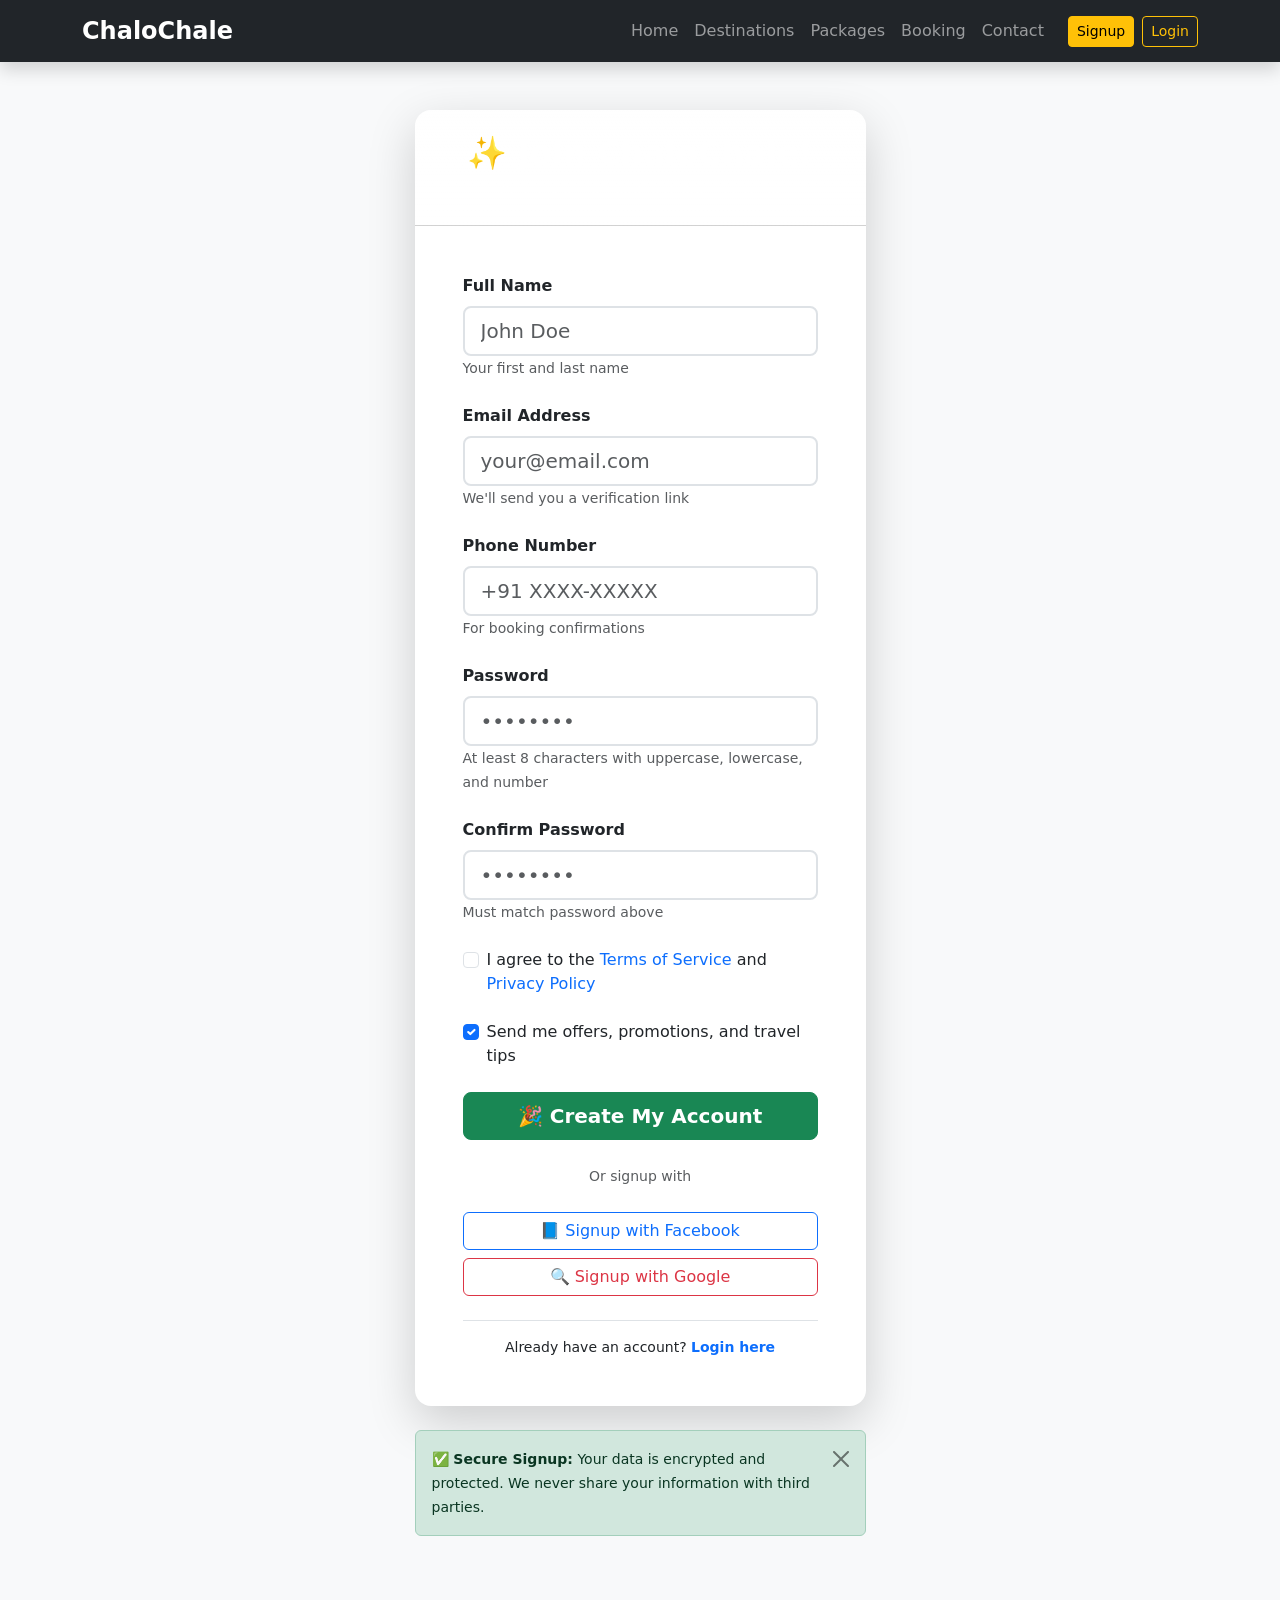
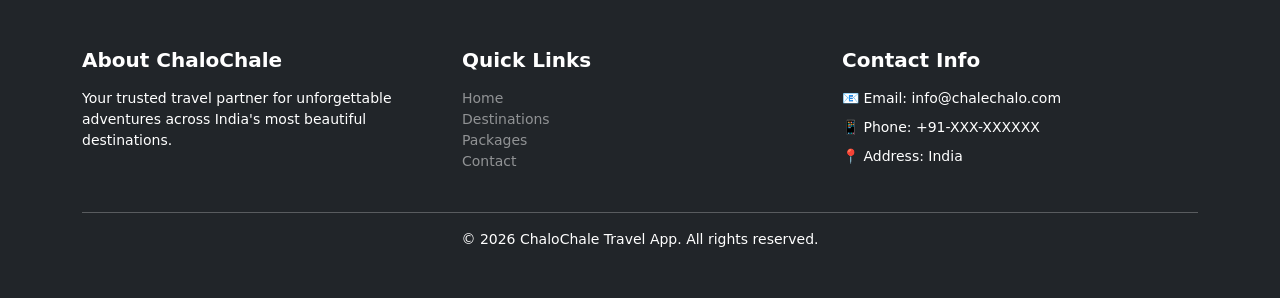
<file: signup.html>
<!DOCTYPE html>
<html lang="en">

<head>
    <meta charset="UTF-8">
    <meta name="viewport" content="width=device-width, initial-scale=1.0">
    <title>Sign up</title>
    <link href="https://cdn.jsdelivr.net/npm/bootstrap@5.0.2/dist/css/bootstrap.min.css" rel="stylesheet"
        integrity="sha384-EVSTQN3/azprG1Anm3QDgpJLIm9Nao0Yz1ztcQTwFspd3yD65VohhpuuCOmLASjC" crossorigin="anonymous">
</head>

<body>
    <!-- Navigation Bar -->
    <nav class="navbar navbar-expand-lg navbar-dark bg-dark sticky-top shadow">
        <div class="container">
            <a class="navbar-brand fw-bold fs-4" href="index.html">ChaloChale</a>
            <button class="navbar-toggler" type="button" data-bs-toggle="collapse"
                data-bs-target="#navbarNav" aria-controls="navbarNav"
                aria-expanded="false" aria-label="Toggle navigation">
                <span class="navbar-toggler-icon"></span>
            </button>
            <div class="collapse navbar-collapse" id="navbarNav">
                <ul class="navbar-nav ms-auto">
                    <li class="nav-item"><a class="nav-link" href="index.html">Home</a></li>
                    <li class="nav-item"><a class="nav-link" href="destination.html">Destinations</a></li>
                    <li class="nav-item"><a class="nav-link" href="packages.html">Packages</a></li>
                    <li class="nav-item"><a class="nav-link" href="booking.html">Booking</a></li>
                    <li class="nav-item"><a class="nav-link" href="contact.html">Contact</a></li>
                </ul>
                <div class="d-flex gap-2 ms-lg-3 flex-column flex-lg-row">
                    <a href="signup.html" class="btn btn-warning btn-sm">Signup</a>
                    <a href="login.html" class="btn btn-outline-warning btn-sm">Login</a>
                </div>
            </div>
        </div>
    </nav>

    <!-- Signup Section -->
    <section class="py-5 bg-light min-vh-100 d-flex align-items-center">
        <div class="container">
            <div class="row justify-content-center">
                <div class="col-12 col-sm-10 col-md-8 col-lg-6 col-xl-5">
                    <!-- Signup Card -->
                    <div class="card shadow-lg border-0 rounded-4 overflow-hidden">
                        <!-- Card Header with gradient -->
                        <div class="card-header bg-gradient text-white py-4 text-center" style="background: linear-gradient(135deg, #f093fb 0%, #f5576c 100%);">
                            <h2 class="mb-0 fw-bold">✨ Join ChaloChale!</h2>
                            <p class="mb-0 mt-2 small">Create your account and start exploring</p>
                        </div>

                        <!-- Card Body -->
                        <div class="card-body p-4 p-md-5">
                            <form id="signupForm">
                                <!-- Full Name Input -->
                                <div class="mb-4">
                                    <label for="fullName" class="form-label fw-bold">Full Name</label>
                                    <input type="text" class="form-control form-control-lg border-2" id="fullName" placeholder="John Doe" required>
                                    <small class="text-muted">Your first and last name</small>
                                </div>

                                <!-- Email Input -->
                                <div class="mb-4">
                                    <label for="email" class="form-label fw-bold">Email Address</label>
                                    <input type="email" class="form-control form-control-lg border-2" id="email" placeholder="your@email.com" required>
                                    <small class="text-muted">We'll send you a verification link</small>
                                </div>

                                <!-- Phone Input -->
                                <div class="mb-4">
                                    <label for="phone" class="form-label fw-bold">Phone Number</label>
                                    <input type="tel" class="form-control form-control-lg border-2" id="phone" placeholder="+91 XXXX-XXXXX" required>
                                    <small class="text-muted">For booking confirmations</small>
                                </div>

                                <!-- Password Input -->
                                <div class="mb-4">
                                    <label for="password" class="form-label fw-bold">Password</label>
                                    <input type="password" class="form-control form-control-lg border-2" id="password" placeholder="••••••••" required>
                                    <small class="text-muted">At least 8 characters with uppercase, lowercase, and number</small>
                                </div>

                                <!-- Confirm Password Input -->
                                <div class="mb-4">
                                    <label for="confirmPassword" class="form-label fw-bold">Confirm Password</label>
                                    <input type="password" class="form-control form-control-lg border-2" id="confirmPassword" placeholder="••••••••" required>
                                    <small class="text-muted">Must match password above</small>
                                </div>

                                <!-- Terms Checkbox -->
                                <div class="mb-4 form-check">
                                    <input class="form-check-input" type="checkbox" id="terms" required>
                                    <label class="form-check-label" for="terms">
                                        I agree to the <a href="#" class="text-decoration-none">Terms of Service</a> and <a href="#" class="text-decoration-none">Privacy Policy</a>
                                    </label>
                                </div>

                                <!-- Newsletter Checkbox -->
                                <div class="mb-4 form-check">
                                    <input class="form-check-input" type="checkbox" id="newsletter" checked>
                                    <label class="form-check-label" for="newsletter">
                                        Send me offers, promotions, and travel tips
                                    </label>
                                </div>

                                <!-- Signup Button -->
                                <div class="d-grid">
                                    <button type="submit" class="btn btn-success btn-lg fw-bold">
                                        🎉 Create My Account
                                    </button>
                                </div>

                                <!-- Divider -->
                                <div class="my-4 text-center">
                                    <small class="text-muted">Or signup with</small>
                                </div>

                                <!-- Social Signups -->
                                <div class="d-grid gap-2">
                                    <button type="button" class="btn btn-outline-primary">
                                        📘 Signup with Facebook
                                    </button>
                                    <button type="button" class="btn btn-outline-danger">
                                        🔍 Signup with Google
                                    </button>
                                </div>
                            </form>

                            <!-- Login Link -->
                            <div class="text-center mt-4 pt-3 border-top">
                                <p class="small mb-0">Already have an account? <a href="Login.html" class="fw-bold text-decoration-none">Login here</a></p>
                            </div>
                        </div>
                    </div>

                    <!-- Security Info -->
                    <div class="alert alert-success alert-dismissible fade show mt-4" role="alert">
                        <small><strong>✅ Secure Signup:</strong> Your data is encrypted and protected. We never share your information with third parties.</small>
                        <button type="button" class="btn-close" data-bs-dismiss="alert" aria-label="Close"></button>
                    </div>
                </div>
            </div>
        </div>
    </section>

    <!-- Footer -->
    <footer class="bg-dark text-white py-5">
        <div class="container">
            <div class="row g-4 mb-4">
                <div class="col-12 col-md-4">
                    <h5 class="fw-bold mb-3">About ChaloChale</h5>
                    <p class="small">Your trusted travel partner for unforgettable adventures across India's most beautiful destinations.</p>
                </div>
                <div class="col-12 col-md-4">
                    <h5 class="fw-bold mb-3">Quick Links</h5>
                    <ul class="list-unstyled small">
                        <li><a href="index.html" class="text-decoration-none text-white-50">Home</a></li>
                        <li><a href="destination.html" class="text-decoration-none text-white-50">Destinations</a></li>
                        <li><a href="packages.html" class="text-decoration-none text-white-50">Packages</a></li>
                        <li><a href="Contact.html" class="text-decoration-none text-white-50">Contact</a></li>
                    </ul>
                </div>
                <div class="col-12 col-md-4">
                    <h5 class="fw-bold mb-3">Contact Info</h5>
                    <p class="small mb-2">📧 Email: info@chalechalo.com</p>
                    <p class="small mb-2">📱 Phone: +91-XXX-XXXXXX</p>
                    <p class="small">📍 Address: India</p>
                </div>
            </div>
            <hr class="bg-secondary opacity-25">
            <div class="text-center">
                <p class="small mb-0">&copy; 2026 ChaloChale Travel App. All rights reserved.</p>
            </div>
        </div>
    </footer>

    <script src="https://cdn.jsdelivr.net/npm/bootstrap@5.0.2/dist/js/bootstrap.bundle.min.js"
        integrity="sha384-MrcW6ZMFYlzcLA8Nl+NtUVF0sA7MsXsP1UyJoMp4YLEuNSfAP+JcXn/tWtIaxVXM" crossorigin="anonymous">
    </script>
</body>

</html>


</head>



    <script src="https://cdn.jsdelivr.net/npm/bootstrap@5.0.2/dist/js/bootstrap.bundle.min.js"
        integrity="sha384-MrcW6ZMFYlzcLA8Nl+NtUVF0sA7MsXsP1UyJoMp4YLEuNSfAP+JcXn/tWtIaxVXM" crossorigin="anonymous">
        </script>

</body>

</html>
</file>
<file: CSS/responsive.css>
/* ========================================
   RESPONSIVE CSS - ChaleChalo Website
   ======================================== */

* {
    margin: 0;
    padding: 0;
    box-sizing: border-box;
}

html {
    scroll-behavior: smooth;
}

body {
    font-family: 'Segoe UI', Tahoma, Geneva, Verdana, sans-serif;
    overflow-x: hidden;
    width: 100%;
}

/* ========================================
   NAVBAR RESPONSIVE
   ======================================== */
.navbar {
    padding: 1rem 0 !important;
}

.navbar-brand {
    font-size: clamp(1.2rem, 5vw, 1.8rem) !important;
}

.navbar-toggler {
    padding: 0.25rem 0.5rem;
}

.navbar-nav {
    gap: 0.5rem;
}

.navbar-nav .nav-link {
    font-size: clamp(0.9rem, 2vw, 1rem);
    padding: 0.5rem 0.75rem !important;
}

/* Mobile: Stack buttons vertically */
@media (max-width: 991px) {
    .navbar-nav {
        margin-top: 1rem;
    }
    
    .navbar-nav .nav-link {
        padding: 0.75rem 0 !important;
    }
    
    .btn.btn-warning {
        display: block;
        width: 100%;
        margin-top: 0.5rem !important;
        margin-left: 0 !important;
        font-size: 0.9rem;
    }
}

/* ========================================
   CAROUSEL RESPONSIVE
   ======================================== */
.carousel {
    width: 100%;
    height: auto;
}

.carousel-inner {
    width: 100%;
}

.carousel-item img {
    width: 100%;
    height: auto;
    max-height: 600px;
    object-fit: cover;
}

.carousel-caption {
    background: rgba(0, 0, 0, 0.6);
    padding: 1rem;
    border-radius: 0.5rem;
}

.carousel-caption h2 {
    font-size: clamp(1.2rem, 5vw, 2.5rem);
    margin-bottom: 0.5rem;
}

.carousel-caption p {
    font-size: clamp(0.9rem, 3vw, 1.2rem);
    margin-bottom: 0.5rem;
}

.carousel-caption button {
    font-size: clamp(0.8rem, 2vw, 1rem);
    padding: 0.4rem 1rem;
}

@media (max-width: 768px) {
    .carousel-item img {
        max-height: 400px;
    }
    
    .carousel-caption {
        padding: 0.75rem;
    }
}

@media (max-width: 480px) {
    .carousel-item img {
        max-height: 250px;
    }
    
    .carousel-caption {
        padding: 0.5rem;
        bottom: 0;
    }
}

/* ========================================
   SECTION PADDING & SPACING
   ======================================== */
section {
    width: 100%;
    padding: clamp(2rem, 5vw, 5rem) 0;
}

.container {
    width: 100% !important;
    max-width: 1200px;
    margin: 0 auto;
    padding: 0 1rem;
}

@media (max-width: 768px) {
    section {
        padding: clamp(1.5rem, 4vw, 3rem) 0;
    }
    
    .container {
        padding: 0 0.75rem;
    }
}

@media (max-width: 480px) {
    section {
        padding: 1rem 0;
    }
    
    .container {
        padding: 0 0.5rem;
    }
}

/* ========================================
   HEADING RESPONSIVE
   ======================================== */
h1 {
    font-size: clamp(1.5rem, 6vw, 2.5rem);
    margin-bottom: 1rem;
}

h2 {
    font-size: clamp(1.3rem, 5vw, 2.2rem);
    margin-bottom: 1rem;
}

h3 {
    font-size: clamp(1.1rem, 4vw, 1.8rem);
}

h4 {
    font-size: clamp(1rem, 3vw, 1.4rem);
}

h5 {
    font-size: clamp(0.9rem, 2.5vw, 1.2rem);
}

/* ========================================
   CARDS RESPONSIVE
   ======================================== */
.card {
    width: 100%;
    transition: transform 0.3s ease, box-shadow 0.3s ease;
}

.card:hover {
    transform: translateY(-5px);
}

.card-img-top {
    width: 100%;
    height: 200px;
    object-fit: cover;
}

.card-body {
    padding: clamp(1rem, 2vw, 1.5rem);
}

.card-title {
    font-size: clamp(1rem, 2.5vw, 1.3rem);
}

.card-text {
    font-size: clamp(0.85rem, 2vw, 1rem);
    line-height: 1.5;
}

/* Destination cards */
@media (max-width: 768px) {
    .card-img-top {
        height: 180px;
    }
}

@media (max-width: 480px) {
    .card-img-top {
        height: 150px;
    }
    
    .card-body {
        padding: 0.75rem;
    }
}

/* ========================================
   BUTTONS RESPONSIVE
   ======================================== */
.btn {
    font-size: clamp(0.85rem, 2vw, 1rem);
    padding: clamp(0.35rem, 1.5vw, 0.6rem) clamp(0.75rem, 2vw, 1.2rem);
    border-radius: 0.25rem;
    transition: all 0.3s ease;
}

.btn-primary, .btn-warning, .btn-success {
    font-weight: 600;
}

.btn:hover {
    transform: scale(1.05);
}

.btn-block, .w-100 {
    width: 100% !important;
}

@media (max-width: 480px) {
    .btn {
        padding: 0.5rem 1rem;
    }
}

/* ========================================
   ROW & COLUMN RESPONSIVE
   ======================================== */
.row {
    display: flex;
    flex-wrap: wrap;
    width: 100%;
    margin: 0;
}

[class*="col-"] {
    flex: 0 0 auto;
    width: 100%;
    padding-right: 0.5rem;
    padding-left: 0.5rem;
}

/* Bootstrap breakpoints */
@media (min-width: 576px) {
    .col-sm-6 {
        width: 50%;
    }
    
    .col-sm-12 {
        width: 100%;
    }
}

@media (min-width: 768px) {
    .col-md-4 {
        width: 33.333%;
    }
    
    .col-md-6 {
        width: 50%;
    }
    
    .col-md-12 {
        width: 100%;
    }
}

@media (min-width: 992px) {
    .col-lg-3 {
        width: 25%;
    }
    
    .col-lg-4 {
        width: 33.333%;
    }
}

/* ========================================
   TEXT RESPONSIVE
   ======================================== */
p {
    font-size: clamp(0.9rem, 2.5vw, 1.1rem);
    line-height: 1.6;
    margin-bottom: 1rem;
}

/* ========================================
   FORMS RESPONSIVE
   ======================================== */
.form-control {
    width: 100%;
    font-size: clamp(0.9rem, 2vw, 1rem);
    padding: clamp(0.4rem, 1.5vw, 0.6rem) 0.75rem;
    margin-bottom: 1rem;
    border: 1px solid #ddd;
    border-radius: 0.25rem;
}

.form-label {
    font-size: clamp(0.85rem, 2vw, 1rem);
    font-weight: 500;
    margin-bottom: 0.5rem;
}

@media (max-width: 480px) {
    .form-control {
        margin-bottom: 0.75rem;
    }
}

/* ========================================
   FOOTER RESPONSIVE
   ======================================== */
footer, .footer-section {
    width: 100%;
    padding: clamp(2rem, 4vw, 3rem) 0;
}

footer h2, .footer-section h2 {
    font-size: clamp(1.2rem, 4vw, 1.8rem);
    margin-bottom: 1rem;
}

footer p, .footer-section p {
    font-size: clamp(0.85rem, 2vw, 1rem);
    line-height: 1.5;
}

footer ul {
    list-style: none;
    padding: 0;
}

footer ul li {
    margin-bottom: 0.5rem;
}

footer ul li a {
    text-decoration: none;
    transition: color 0.3s ease;
}

@media (max-width: 768px) {
    footer, .footer-section {
        padding: 1.5rem 0;
    }
}

/* ========================================
   SERVICE SECTION RESPONSIVE
   ======================================== */
.service-item {
    padding: 1rem;
    text-align: center;
}

.service-item h4 {
    margin-bottom: 0.75rem;
}

/* ========================================
   IMAGES RESPONSIVE
   ======================================== */
img {
    max-width: 100%;
    height: auto;
    display: block;
}

/* ========================================
   UTILITY CLASSES RESPONSIVE
   ======================================== */
.text-center {
    text-align: center;
}

.mt-auto {
    margin-top: auto;
}

.mb-0 {
    margin-bottom: 0;
}

.fw-bold {
    font-weight: 700;
}

/* ========================================
   OVERFLOW & SCROLLING FIX
   ======================================== */
html, body {
    width: 100%;
    overflow-x: hidden;
}

/* ========================================
   MOBILE-FIRST APPROACH (Extra small devices)
   ======================================== */
@media (max-width: 480px) {
    body {
        font-size: 14px;
    }
    
    .navbar-brand {
        font-size: 1.2rem;
    }
    
    section {
        margin: 0;
    }
    
    .m-3 {
        margin: 0.5rem !important;
    }
    
    .g-4 {
        gap: 1rem !important;
    }
    
    /* Ensure no horizontal scroll */
    * {
        max-width: 100%;
    }
}

/* ========================================
   TABLET DEVICES (Small to Medium)
   ======================================== */
@media (min-width: 481px) and (max-width: 768px) {
    body {
        font-size: 15px;
    }
    
    section {
        padding: 2rem 0;
    }
}

/* ========================================
   DESKTOP DEVICES (Large and above)
   ======================================== */
@media (min-width: 769px) {
    body {
        font-size: 16px;
    }
    
    .container {
        max-width: 1200px;
    }
}

/* ========================================
   ACCESSIBILITY
   ======================================== */
@media (prefers-reduced-motion: reduce) {
    * {
        animation-duration: 0.01ms !important;
        animation-iteration-count: 1 !important;
        transition-duration: 0.01ms !important;
    }
}

/* ========================================
   PRINT STYLES
   ======================================== */
@media print {
    .navbar, .carousel-control-prev, .carousel-control-next {
        display: none;
    }
    
    body {
        font-size: 12pt;
    }
}
</file>
